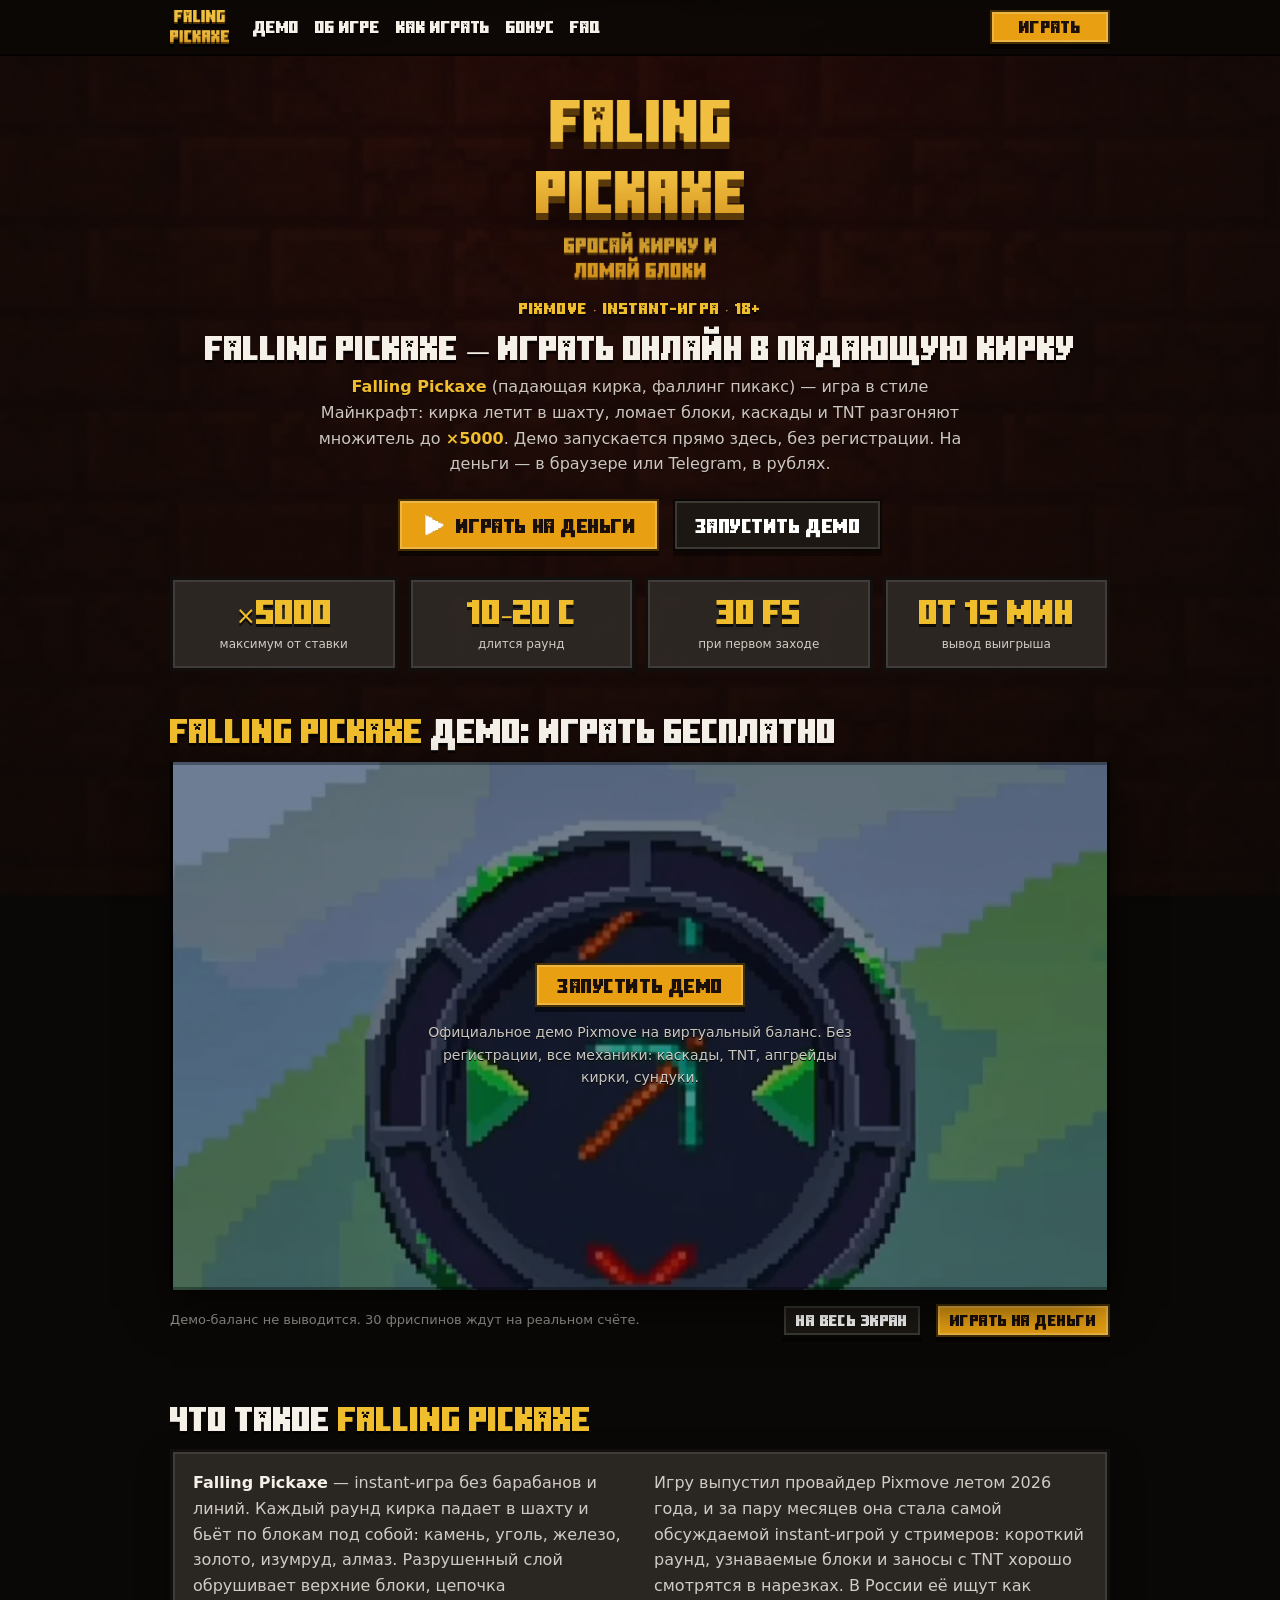
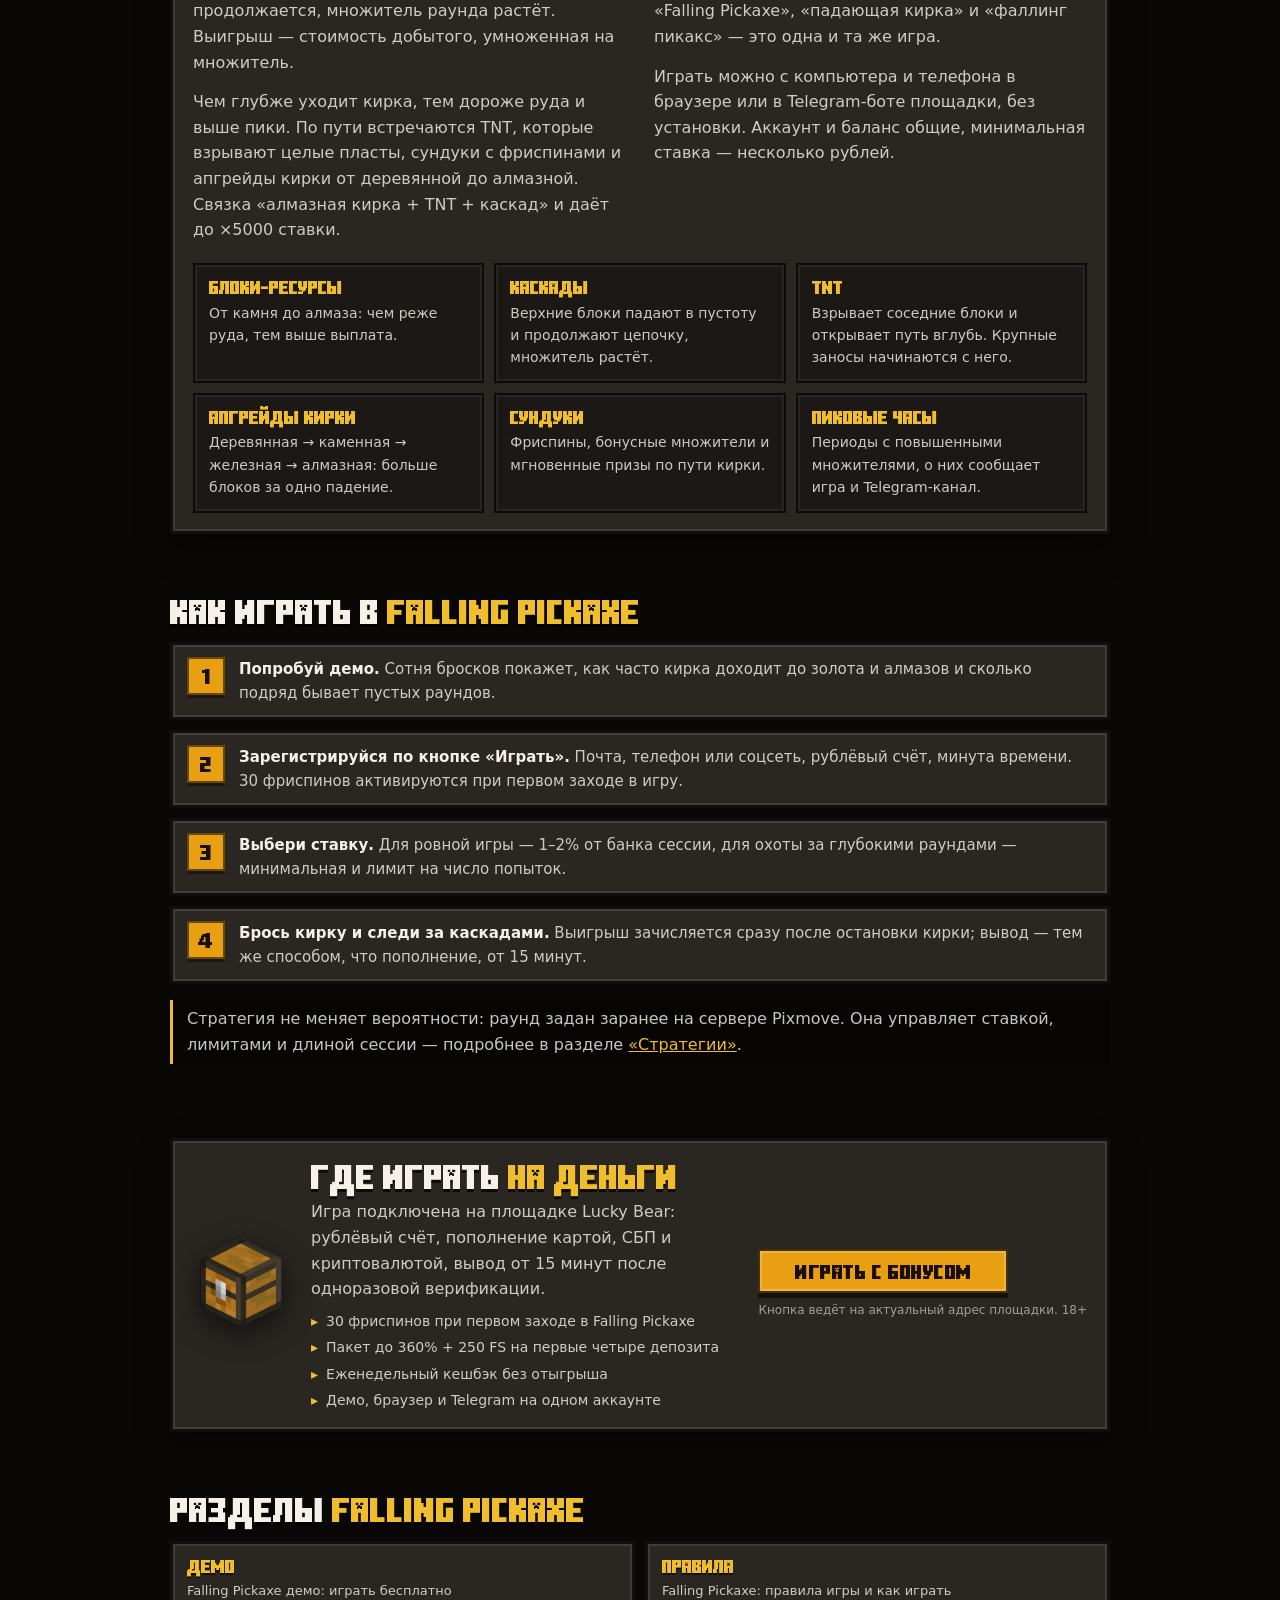
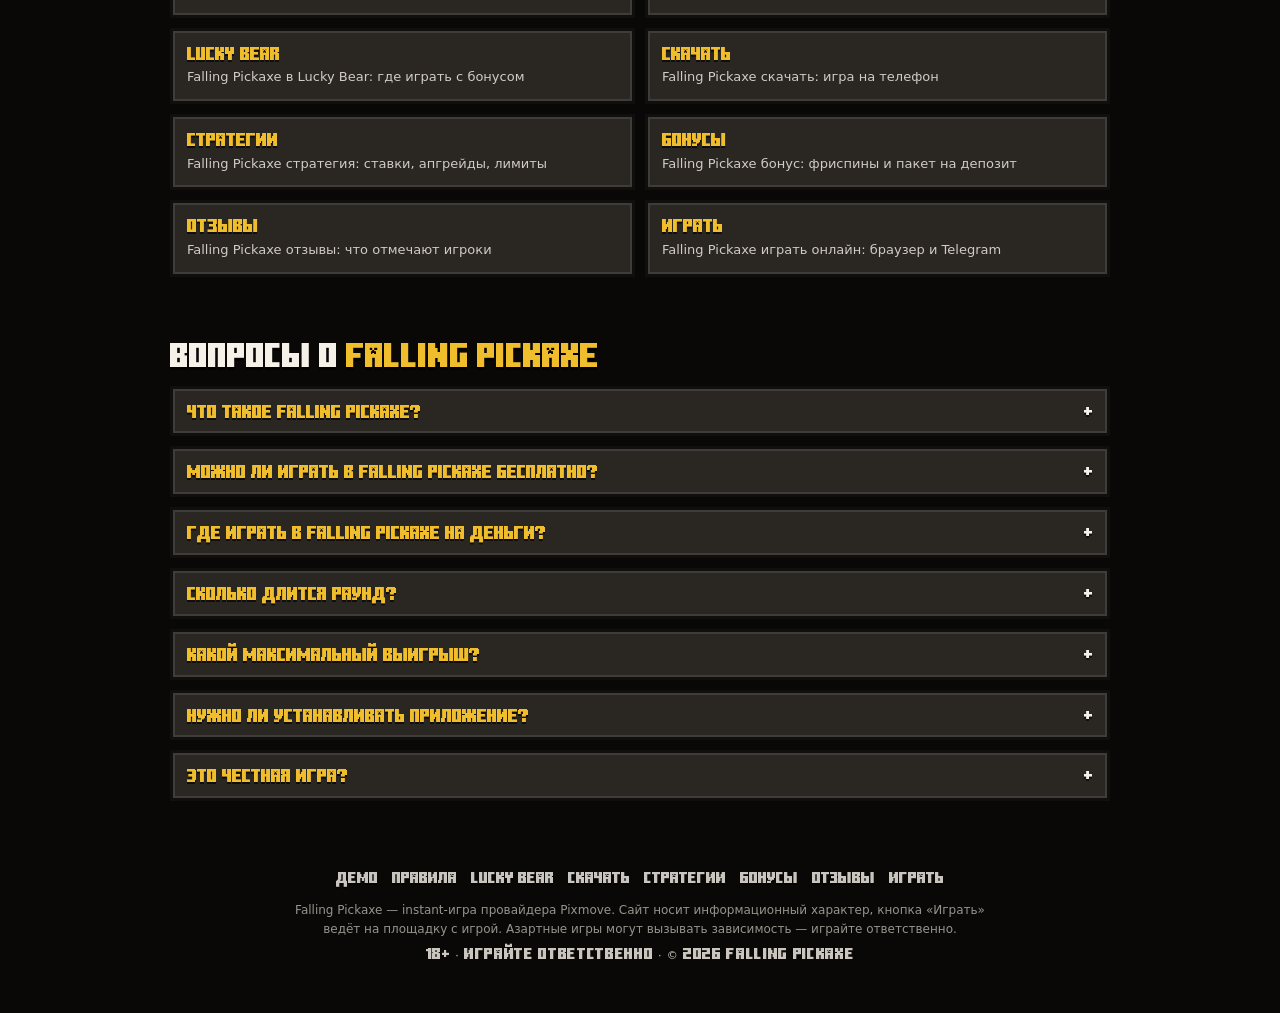
<file: index.html>
<!DOCTYPE html>
<html lang="ru">
<head>
<meta charset="utf-8">
<meta name="viewport" content="width=device-width, initial-scale=1">
<title>Falling Pickaxe — играть онлайн в падающую кирку: демо без регистрации, правила, бонус</title>
<meta name="description" content="Falling Pickaxe (падающая кирка) — играть онлайн в браузере и Telegram. Официальное демо Pixmove без регистрации прямо на сайте, правила, стратегии, 30 фриспинов на старте, множители до ×5000. 18+.">
<meta name="keywords" content="falling pickaxe, falling pickaxe играть, falling pickaxe демо, падающая кирка, фаллинг пикакс, falling pickaxe онлайн, falling pickaxe игра, falling pickaxe бонус">
<meta name="robots" content="index, follow, max-image-preview:large, max-snippet:-1">
<link rel="canonical" href="https://fallingpickaxe.pro/">
<link rel="icon" href="assets/favicon.png" type="image/png">
<meta name="theme-color" content="#0a0806">
<meta property="og:type" content="website"><meta property="og:locale" content="ru_RU"><meta property="og:site_name" content="Falling Pickaxe">
<meta property="og:title" content="Falling Pickaxe — играть онлайн в падающую кирку: демо без регистрации, правила, бонус"><meta property="og:description" content="Falling Pickaxe (падающая кирка) — играть онлайн в браузере и Telegram. Официальное демо Pixmove без регистрации прямо на сайте, правила, стратегии, 30 фриспинов на старте, множители до ×5000. 18+."><meta property="og:url" content="https://fallingpickaxe.pro/"><meta property="og:image" content="https://fallingpickaxe.pro/assets/poster.webp">
<link rel="preload" href="assets/fonts/minecraft-ten-font-cyrillic.woff" as="font" type="font/woff" crossorigin>
<link rel="stylesheet" href="css/site.css?v=3">
<script type="application/ld+json">
{
 "@context": "https://schema.org",
 "@graph": [
  {
   "@type": "WebSite",
   "@id": "https://fallingpickaxe.pro/#website",
   "url": "https://fallingpickaxe.pro/",
   "name": "Falling Pickaxe",
   "inLanguage": "ru-RU"
  },
  {
   "@type": "VideoGame",
   "@id": "https://fallingpickaxe.pro/#game",
   "name": "Falling Pickaxe",
   "alternateName": [
    "Падающая кирка",
    "Фаллинг пикакс"
   ],
   "url": "https://fallingpickaxe.pro/",
   "author": {
    "@type": "Organization",
    "name": "Pixmove"
   },
   "genre": "instant game",
   "gamePlatform": [
    "Web browser",
    "Telegram"
   ],
   "applicationCategory": "Game",
   "inLanguage": "ru-RU",
   "image": "https://fallingpickaxe.pro/assets/poster.webp"
  },
  {
   "@type": "FAQPage",
   "@id": "https://fallingpickaxe.pro/#faq",
   "mainEntity": [
    {
     "@type": "Question",
     "name": "Что такое Falling Pickaxe?",
     "acceptedAnswer": {
      "@type": "Answer",
      "text": "Instant-игра провайдера Pixmove в стиле Майнкрафт: кирка падает в шахту, ломает блоки, каскады и множители до ×5000 определяют выигрыш."
     }
    },
    {
     "@type": "Question",
     "name": "Можно ли играть в Falling Pickaxe бесплатно?",
     "acceptedAnswer": {
      "@type": "Answer",
      "text": "Да, демо на этой странице работает без регистрации на виртуальный баланс, механика такая же, как на деньги."
     }
    },
    {
     "@type": "Question",
     "name": "Где играть в Falling Pickaxe на деньги?",
     "acceptedAnswer": {
      "@type": "Answer",
      "text": "На площадке Lucky Bear по кнопке «Играть»: рублёвый счёт, 30 фриспинов на старте, вывод от 15 минут."
     }
    },
    {
     "@type": "Question",
     "name": "Сколько длится раунд?",
     "acceptedAnswer": {
      "@type": "Answer",
      "text": "10–20 секунд: бросок, каскады, остановка кирки и зачисление выигрыша."
     }
    },
    {
     "@type": "Question",
     "name": "Какой максимальный выигрыш?",
     "acceptedAnswer": {
      "@type": "Answer",
      "text": "До ×5000 ставки в раундах с TNT, алмазной киркой и длинными каскадами."
     }
    },
    {
     "@type": "Question",
     "name": "Нужно ли устанавливать приложение?",
     "acceptedAnswer": {
      "@type": "Answer",
      "text": "Нет, игра открывается в браузере на компьютере и телефоне, а также в Telegram-боте площадки."
     }
    },
    {
     "@type": "Question",
     "name": "Это честная игра?",
     "acceptedAnswer": {
      "@type": "Answer",
      "text": "Результат раунда генерируется на сервере Pixmove до броска и не подстраивается под игрока; серии пустых раундов — часть распределения."
     }
    }
   ]
  }
 ]
}
</script>
</head>
<body>
<header class="top"><div class="wrap"><a class="brand" href="./" title="Falling Pickaxe"><img src="assets/wordmark.png" alt="Falling Pickaxe" width="640" height="368"></a><nav><a href="#demo">Демо</a><a href="#about">Об игре</a><a href="#how">Как играть</a><a href="#bonus">Бонус</a><a href="#faq">FAQ</a></nav><a class="btn btn-p" href="https://gamewin777.fit/4qTIzw" target="_blank" rel="sponsored noopener" title="Играть в Falling Pickaxe">Играть</a></div></header>
<main>
<section class="hero" id="top">
  <div class="wrap">
    <img class="hero__logo" src="assets/wordmark.png" alt="Falling Pickaxe" width="640" height="368">
    <img class="hero__tag" src="assets/tagline.png" alt="Бросай кирку и ломай блоки" width="1331" height="420">
    <p class="eyebrow">Pixmove · instant-игра · 18+</p>
    <h1>Falling Pickaxe — играть онлайн в падающую кирку</h1>
    <p class="lead"><strong>Falling Pickaxe</strong> (падающая кирка, фаллинг пикакс) — игра в стиле Майнкрафт: кирка летит в шахту, ломает блоки, каскады и TNT разгоняют множитель до <strong>×5000</strong>. Демо запускается прямо здесь, без регистрации. На деньги — в браузере или Telegram, в рублях.</p>
    <div class="row">
      <a class="btn btn-p" href="https://gamewin777.fit/4qTIzw" target="_blank" rel="sponsored noopener"><img src="assets/play.png" width="26" height="26" alt="" aria-hidden="true">Играть на деньги</a>
      <a class="btn btn-o" href="#demo" data-demo-start>Запустить демо</a>
    </div>
    <ul class="facts">
      <li><b>×5000</b><span>максимум от ставки</span></li>
      <li><b>10–20 с</b><span>длится раунд</span></li>
      <li><b>30 FS</b><span>при первом заходе</span></li>
      <li><b>от 15 мин</b><span>вывод выигрыша</span></li>
    </ul>
  </div>
</section>
<section class="demo" id="demo" data-hash="7f86f75159e785cccee3dcf6161a2318617e94dd27a2a359cd25d594a0e97f4b" aria-labelledby="demo-title">
  <div class="wrap">
    <h2 id="demo-title"><span class="g">Falling Pickaxe</span> демо: играть бесплатно</h2>
    <div class="demo__frame" style="background-image:url(assets/poster.webp)">
      <video class="demo__video" id="demoVideo" src="assets/video.mp4" poster="assets/poster.webp" autoplay muted loop playsinline preload="metadata" aria-label="Falling Pickaxe геймплей: кирка падает в шахту и ломает блоки"></video>
      <div class="demo__start" id="demoStart">
        <button class="btn btn-p" type="button" data-demo-start>Запустить демо</button>
        <p>Официальное демо Pixmove на виртуальный баланс. Без регистрации, все механики: каскады, TNT, апгрейды кирки, сундуки.</p>
      </div>
      <div class="demo__load" id="demoLoad" hidden><div class="demo__spin"></div><p>Загружаем демо…</p></div>
      <div class="demo__fb" id="demoFb" hidden>
        <b>Демо-сервер не отвечает</b>
        <p>Откройте игру на площадке — там есть и демо, и игра в рублях.</p>
        <a class="btn btn-p" href="https://gamewin777.fit/4qTIzw" target="_blank" rel="sponsored noopener">Играть на сайте</a>
      </div>
      <div class="demo__bait" id="demoBait" hidden>
        <button class="x" type="button" aria-label="Закрыть" data-bait-close>×</button>
        <b>Уже в плюсе?</b>
        <p>На реальном счёте это были бы деньги. При первом заходе — 30 бесплатных бросков кирки и бонус на депозит.</p>
        <a class="btn btn-p" href="https://gamewin777.fit/4qTIzw" target="_blank" rel="sponsored noopener">Забрать фриспины</a>
      </div>
    </div>
    <div class="demo__bar">
      <span>Демо-баланс не выводится. 30 фриспинов ждут на реальном счёте.</span>
      <span class="sp"></span>
      <button class="btn btn-o" type="button" id="demoFull">На весь экран</button>
      <a class="btn btn-p" href="https://gamewin777.fit/4qTIzw" target="_blank" rel="sponsored noopener">Играть на деньги</a>
    </div>
  </div>
</section>
<div class="exit" id="exit" hidden><div class="wrap"><p>Уходишь в плюсе?<small>В демо выигрыш остаётся на экране. На реальном счёте — 30 фриспинов при первом заходе.</small></p><a class="btn btn-p" href="https://gamewin777.fit/4qTIzw" target="_blank" rel="sponsored noopener">Забрать 30 фриспинов</a><button class="x" type="button" aria-label="Закрыть" data-exit-close>×</button></div></div>
<section id="about" aria-labelledby="about-title">
  <div class="wrap">
    <h2 id="about-title">Что такое <span class="g">Falling Pickaxe</span></h2>
    <div class="panel">
      <div class="grid2">
        <div>
          <p><strong>Falling Pickaxe</strong> — instant-игра без барабанов и линий. Каждый раунд кирка падает в шахту и бьёт по блокам под собой: камень, уголь, железо, золото, изумруд, алмаз. Разрушенный слой обрушивает верхние блоки, цепочка продолжается, множитель раунда растёт. Выигрыш — стоимость добытого, умноженная на множитель.</p>
          <p>Чем глубже уходит кирка, тем дороже руда и выше пики. По пути встречаются TNT, которые взрывают целые пласты, сундуки с фриспинами и апгрейды кирки от деревянной до алмазной. Связка «алмазная кирка + TNT + каскад» и даёт до ×5000 ставки.</p>
        </div>
        <div>
          <p>Игру выпустил провайдер Pixmove летом 2026 года, и за пару месяцев она стала самой обсуждаемой instant-игрой у стримеров: короткий раунд, узнаваемые блоки и заносы с TNT хорошо смотрятся в нарезках. В России её ищут как «Falling Pickaxe», «падающая кирка» и «фаллинг пикакс» — это одна и та же игра.</p>
          <p>Играть можно с компьютера и телефона в браузере или в Telegram-боте площадки, без установки. Аккаунт и баланс общие, минимальная ставка — несколько рублей.</p>
        </div>
      </div>
      <div class="mech">
        <div><b>Блоки-ресурсы</b>От камня до алмаза: чем реже руда, тем выше выплата.</div>
        <div><b>Каскады</b>Верхние блоки падают в пустоту и продолжают цепочку, множитель растёт.</div>
        <div><b>TNT</b>Взрывает соседние блоки и открывает путь вглубь. Крупные заносы начинаются с него.</div>
        <div><b>Апгрейды кирки</b>Деревянная → каменная → железная → алмазная: больше блоков за одно падение.</div>
        <div><b>Сундуки</b>Фриспины, бонусные множители и мгновенные призы по пути кирки.</div>
        <div><b>Пиковые часы</b>Периоды с повышенными множителями, о них сообщает игра и Telegram-канал.</div>
      </div>
    </div>
  </div>
</section>
<section id="how" aria-labelledby="how-title">
  <div class="wrap">
    <h2 id="how-title">Как играть в <span class="g">Falling Pickaxe</span></h2>
    <ol class="steps">
      <li><span><strong>Попробуй демо.</strong> Сотня бросков покажет, как часто кирка доходит до золота и алмазов и сколько подряд бывает пустых раундов.</span></li>
      <li><span><strong>Зарегистрируйся по кнопке «Играть».</strong> Почта, телефон или соцсеть, рублёвый счёт, минута времени. 30 фриспинов активируются при первом заходе в игру.</span></li>
      <li><span><strong>Выбери ставку.</strong> Для ровной игры — 1–2% от банка сессии, для охоты за глубокими раундами — минимальная и лимит на число попыток.</span></li>
      <li><span><strong>Брось кирку и следи за каскадами.</strong> Выигрыш зачисляется сразу после остановки кирки; вывод — тем же способом, что пополнение, от 15 минут.</span></li>
    </ol>
    <p class="note">Стратегия не меняет вероятности: раунд задан заранее на сервере Pixmove. Она управляет ставкой, лимитами и длиной сессии — подробнее в разделе <a href="strategiya/" title="Стратегии Falling Pickaxe">«Стратегии»</a>.</p>
  </div>
</section>
<section id="bonus" aria-labelledby="bonus-title">
  <div class="wrap">
    <div class="panel offer">
      <img src="assets/chest.png" alt="" aria-hidden="true" width="237" height="237">
      <div>
        <h2 id="bonus-title">Где играть <span class="g">на деньги</span></h2>
        <p>Игра подключена на площадке Lucky Bear: рублёвый счёт, пополнение картой, СБП и криптовалютой, вывод от 15 минут после одноразовой верификации.</p>
        <ul>
          <li>30 фриспинов при первом заходе в Falling Pickaxe</li>
          <li>Пакет до 360% + 250 FS на первые четыре депозита</li>
          <li>Еженедельный кешбэк без отыгрыша</li>
          <li>Демо, браузер и Telegram на одном аккаунте</li>
        </ul>
      </div>
      <div>
        <a class="btn btn-p" href="https://gamewin777.fit/4qTIzw" target="_blank" rel="sponsored noopener">Играть с бонусом</a>
        <small>Кнопка ведёт на актуальный адрес площадки. 18+</small>
      </div>
    </div>
  </div>
</section>
<section id="razdely" aria-labelledby="hub-title"><div class="wrap"><h2 id="hub-title">Разделы <span class="g">Falling Pickaxe</span></h2><div class="hub"><a href="demo/" title="Falling Pickaxe демо: играть бесплатно"><b>Демо</b><small>Falling Pickaxe демо: играть бесплатно</small></a><a href="pravila/" title="Falling Pickaxe: правила игры и как играть"><b>Правила</b><small>Falling Pickaxe: правила игры и как играть</small></a><a href="lucky-bear/" title="Falling Pickaxe в Lucky Bear: где играть с бонусом"><b>Lucky Bear</b><small>Falling Pickaxe в Lucky Bear: где играть с бонусом</small></a><a href="skachat/" title="Falling Pickaxe скачать: игра на телефон"><b>Скачать</b><small>Falling Pickaxe скачать: игра на телефон</small></a><a href="strategiya/" title="Falling Pickaxe стратегия: ставки, апгрейды, лимиты"><b>Стратегии</b><small>Falling Pickaxe стратегия: ставки, апгрейды, лимиты</small></a><a href="bonus/" title="Falling Pickaxe бонус: фриспины и пакет на депозит"><b>Бонусы</b><small>Falling Pickaxe бонус: фриспины и пакет на депозит</small></a><a href="otzyvy/" title="Falling Pickaxe отзывы: что отмечают игроки"><b>Отзывы</b><small>Falling Pickaxe отзывы: что отмечают игроки</small></a><a href="igrat/" title="Falling Pickaxe играть онлайн: браузер и Telegram"><b>Играть</b><small>Falling Pickaxe играть онлайн: браузер и Telegram</small></a></div></div></section>
<section id="faq" aria-labelledby="faq-title" class="faq">
  <div class="wrap">
    <h2 id="faq-title">Вопросы о <span class="g">Falling Pickaxe</span></h2>
    <details><summary>Что такое Falling Pickaxe?</summary><p>Instant-игра провайдера Pixmove в стиле Майнкрафт: кирка падает в шахту, ломает блоки, каскады и множители до ×5000 определяют выигрыш.</p></details><details><summary>Можно ли играть в Falling Pickaxe бесплатно?</summary><p>Да, демо на этой странице работает без регистрации на виртуальный баланс, механика такая же, как на деньги.</p></details><details><summary>Где играть в Falling Pickaxe на деньги?</summary><p>На площадке Lucky Bear по кнопке «Играть»: рублёвый счёт, 30 фриспинов на старте, вывод от 15 минут.</p></details><details><summary>Сколько длится раунд?</summary><p>10–20 секунд: бросок, каскады, остановка кирки и зачисление выигрыша.</p></details><details><summary>Какой максимальный выигрыш?</summary><p>До ×5000 ставки в раундах с TNT, алмазной киркой и длинными каскадами.</p></details><details><summary>Нужно ли устанавливать приложение?</summary><p>Нет, игра открывается в браузере на компьютере и телефоне, а также в Telegram-боте площадки.</p></details><details><summary>Это честная игра?</summary><p>Результат раунда генерируется на сервере Pixmove до броска и не подстраивается под игрока; серии пустых раундов — часть распределения.</p></details>
  </div>
</section>
</main>
<footer><div class="wrap"><nav><a href="demo/" title="Falling Pickaxe демо: играть бесплатно">Демо</a><a href="pravila/" title="Falling Pickaxe: правила игры и как играть">Правила</a><a href="lucky-bear/" title="Falling Pickaxe в Lucky Bear: где играть с бонусом">Lucky Bear</a><a href="skachat/" title="Falling Pickaxe скачать: игра на телефон">Скачать</a><a href="strategiya/" title="Falling Pickaxe стратегия: ставки, апгрейды, лимиты">Стратегии</a><a href="bonus/" title="Falling Pickaxe бонус: фриспины и пакет на депозит">Бонусы</a><a href="otzyvy/" title="Falling Pickaxe отзывы: что отмечают игроки">Отзывы</a><a href="igrat/" title="Falling Pickaxe играть онлайн: браузер и Telegram">Играть</a></nav><p>Falling Pickaxe — instant-игра провайдера Pixmove. Сайт носит информационный характер, кнопка «Играть» ведёт на площадку с игрой. Азартные игры могут вызывать зависимость — играйте ответственно.</p><p class="px">18+ · Играйте ответственно · © 2026 Falling Pickaxe</p></div></footer>
<script src="js/demo.js?v=3"></script>
</body>
</html>
</file>
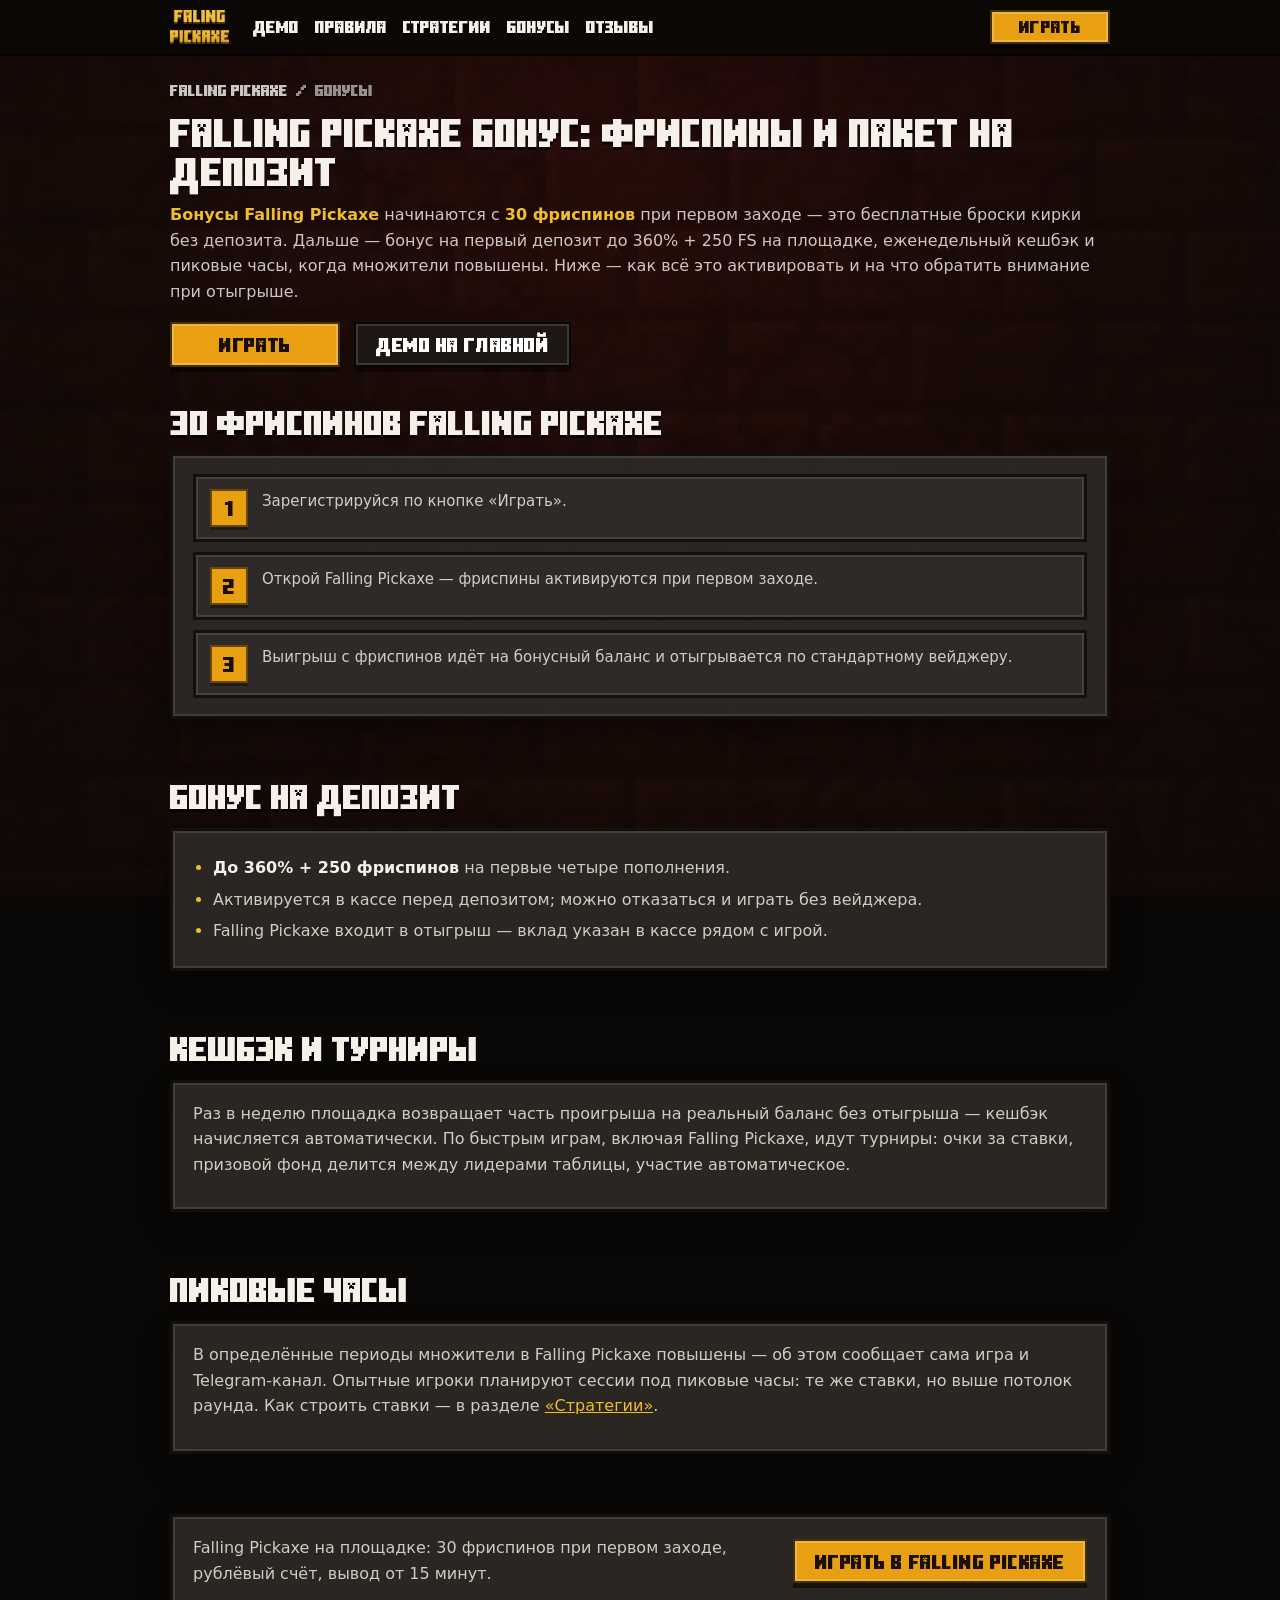
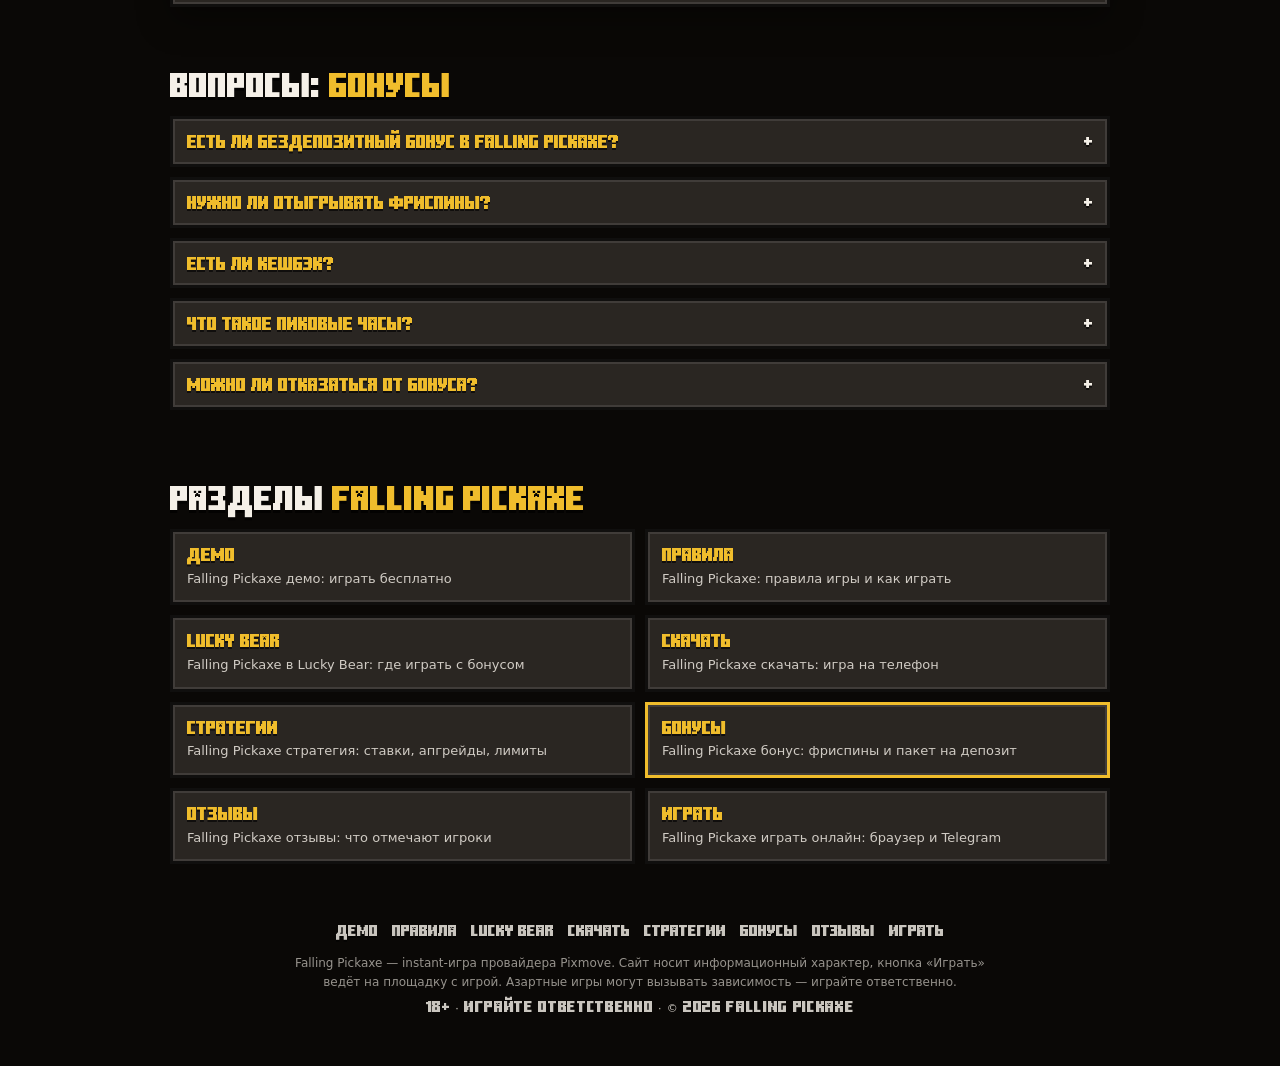
<file: bonus/index.html>
<!DOCTYPE html>
<html lang="ru">
<head>
<meta charset="utf-8">
<meta name="viewport" content="width=device-width, initial-scale=1">
<title>Falling Pickaxe бонус — 30 фриспинов и бонус на депозит в Falling Pickaxe: как получить</title>
<meta name="description" content="Бонусы Falling Pickaxe: 30 фриспинов при первом заходе, бонус на депозит до 360% + 250 FS, кешбэк и пиковые часы с повышенными множителями. Как активировать и отыграть. 18+.">
<meta name="keywords" content="falling pickaxe бонус, falling pickaxe фриспины, falling pickaxe бездеп, falling pickaxe бонус за регистрацию, падающая кирка бонус, falling pickaxe кешбэк">
<meta name="robots" content="index, follow, max-image-preview:large, max-snippet:-1">
<link rel="canonical" href="https://fallingpickaxe.pro/bonus/">
<link rel="icon" href="../assets/favicon.png" type="image/png">
<meta name="theme-color" content="#0a0806">
<meta property="og:type" content="website"><meta property="og:locale" content="ru_RU"><meta property="og:site_name" content="Falling Pickaxe">
<meta property="og:title" content="Falling Pickaxe бонус — 30 фриспинов и бонус на депозит в Falling Pickaxe: как получить"><meta property="og:description" content="Бонусы Falling Pickaxe: 30 фриспинов при первом заходе, бонус на депозит до 360% + 250 FS, кешбэк и пиковые часы с повышенными множителями. Как активировать и отыграть. 18+."><meta property="og:url" content="https://fallingpickaxe.pro/bonus/"><meta property="og:image" content="https://fallingpickaxe.pro/assets/poster.webp">
<link rel="preload" href="../assets/fonts/minecraft-ten-font-cyrillic.woff" as="font" type="font/woff" crossorigin>
<link rel="stylesheet" href="../css/site.css?v=3">
<script type="application/ld+json">
{
 "@context": "https://schema.org",
 "@graph": [
  {
   "@type": "WebPage",
   "@id": "https://fallingpickaxe.pro/bonus/#page",
   "url": "https://fallingpickaxe.pro/bonus/",
   "name": "Falling Pickaxe бонус — 30 фриспинов и бонус на депозит в Falling Pickaxe: как получить",
   "description": "Бонусы Falling Pickaxe: 30 фриспинов при первом заходе, бонус на депозит до 360% + 250 FS, кешбэк и пиковые часы с повышенными множителями. Как активировать и отыграть. 18+.",
   "inLanguage": "ru-RU",
   "isPartOf": {
    "@id": "https://fallingpickaxe.pro/#website"
   },
   "about": {
    "@id": "https://fallingpickaxe.pro/#game"
   }
  },
  {
   "@type": "BreadcrumbList",
   "itemListElement": [
    {
     "@type": "ListItem",
     "position": 1,
     "name": "Falling Pickaxe",
     "item": "https://fallingpickaxe.pro/"
    },
    {
     "@type": "ListItem",
     "position": 2,
     "name": "Бонусы",
     "item": "https://fallingpickaxe.pro/bonus/"
    }
   ]
  },
  {
   "@type": "FAQPage",
   "@id": "https://fallingpickaxe.pro/bonus/#faq",
   "mainEntity": [
    {
     "@type": "Question",
     "name": "Есть ли бездепозитный бонус в Falling Pickaxe?",
     "acceptedAnswer": {
      "@type": "Answer",
      "text": "Да, 30 фриспинов при первом заходе — без депозита."
     }
    },
    {
     "@type": "Question",
     "name": "Нужно ли отыгрывать фриспины?",
     "acceptedAnswer": {
      "@type": "Answer",
      "text": "Да, выигрыш с фриспинов идёт на бонусный баланс и отыгрывается по стандартному вейджеру."
     }
    },
    {
     "@type": "Question",
     "name": "Есть ли кешбэк?",
     "acceptedAnswer": {
      "@type": "Answer",
      "text": "Да, еженедельный, начисляется автоматически на реальный баланс без отыгрыша."
     }
    },
    {
     "@type": "Question",
     "name": "Что такое пиковые часы?",
     "acceptedAnswer": {
      "@type": "Answer",
      "text": "Периоды с повышенными множителями в игре; расписание публикует Telegram-канал."
     }
    },
    {
     "@type": "Question",
     "name": "Можно ли отказаться от бонуса?",
     "acceptedAnswer": {
      "@type": "Answer",
      "text": "Да, в кассе перед пополнением — тогда депозит доступен к выводу без вейджера."
     }
    }
   ]
  }
 ]
}
</script>
</head>
<body class="sub">
<header class="top"><div class="wrap"><a class="brand" href="../" title="Falling Pickaxe"><img src="../assets/wordmark.png" alt="Falling Pickaxe" width="640" height="368"></a><nav><a href="../demo/">Демо</a><a href="../pravila/">Правила</a><a href="../strategiya/">Стратегии</a><a href="../bonus/">Бонусы</a><a href="../otzyvy/">Отзывы</a></nav><a class="btn btn-p" href="https://gamewin777.fit/4qTIzw" target="_blank" rel="sponsored noopener" title="Играть в Falling Pickaxe">Играть</a></div></header>
<main>
<div class="wrap">
  <p class="crumbs"><a href="../">Falling Pickaxe</a><span>/</span>Бонусы</p>
  <h1>Falling Pickaxe бонус: фриспины и пакет на депозит</h1>
  <div class="lead"><p><strong>Бонусы Falling Pickaxe</strong> начинаются с <strong>30 фриспинов</strong> при первом заходе — это бесплатные броски кирки без депозита. Дальше — бонус на первый депозит до 360% + 250 FS на площадке, еженедельный кешбэк и пиковые часы, когда множители повышены. Ниже — как всё это активировать и на что обратить внимание при отыгрыше.</p></div>
  <div class="row" style="margin-bottom:8px">
    <a class="btn btn-p" href="https://gamewin777.fit/4qTIzw" target="_blank" rel="sponsored noopener">Играть</a>
    <a class="btn btn-o" href="../#demo">Демо на главной</a>
  </div>
</div>
<section aria-label="30 фриспинов Falling Pickaxe"><div class="wrap"><h2>30 фриспинов Falling Pickaxe</h2><div class="panel"><ol class="steps"><li>Зарегистрируйся по кнопке «Играть».</li><li>Открой Falling Pickaxe — фриспины активируются при первом заходе.</li><li>Выигрыш с фриспинов идёт на бонусный баланс и отыгрывается по стандартному вейджеру.</li></ol></div></div></section><section aria-label="Бонус на депозит"><div class="wrap"><h2>Бонус на депозит</h2><div class="panel"><ul class="list"><li><strong>До 360% + 250 фриспинов</strong> на первые четыре пополнения.</li><li>Активируется в кассе перед депозитом; можно отказаться и играть без вейджера.</li><li>Falling Pickaxe входит в отыгрыш — вклад указан в кассе рядом с игрой.</li></ul></div></div></section><section aria-label="Кешбэк и турниры"><div class="wrap"><h2>Кешбэк и турниры</h2><div class="panel"><p>Раз в неделю площадка возвращает часть проигрыша на реальный баланс без отыгрыша — кешбэк начисляется автоматически. По быстрым играм, включая Falling Pickaxe, идут турниры: очки за ставки, призовой фонд делится между лидерами таблицы, участие автоматическое.</p></div></div></section><section aria-label="Пиковые часы"><div class="wrap"><h2>Пиковые часы</h2><div class="panel"><p>В определённые периоды множители в Falling Pickaxe повышены — об этом сообщает сама игра и Telegram-канал. Опытные игроки планируют сессии под пиковые часы: те же ставки, но выше потолок раунда. Как строить ставки — в разделе <a href="../strategiya/" title="Стратегии Falling Pickaxe">«Стратегии»</a>.</p></div></div></section>
<section><div class="wrap"><div class="panel cta"><p>Falling Pickaxe на площадке: 30 фриспинов при первом заходе, рублёвый счёт, вывод от 15 минут.</p><a class="btn btn-p" href="https://gamewin777.fit/4qTIzw" target="_blank" rel="sponsored noopener">Играть в Falling Pickaxe</a></div></div></section>
<section class="faq" aria-labelledby="faq-title"><div class="wrap"><h2 id="faq-title">Вопросы: <span class="g">бонусы</span></h2><details><summary>Есть ли бездепозитный бонус в Falling Pickaxe?</summary><p>Да, 30 фриспинов при первом заходе — без депозита.</p></details><details><summary>Нужно ли отыгрывать фриспины?</summary><p>Да, выигрыш с фриспинов идёт на бонусный баланс и отыгрывается по стандартному вейджеру.</p></details><details><summary>Есть ли кешбэк?</summary><p>Да, еженедельный, начисляется автоматически на реальный баланс без отыгрыша.</p></details><details><summary>Что такое пиковые часы?</summary><p>Периоды с повышенными множителями в игре; расписание публикует Telegram-канал.</p></details><details><summary>Можно ли отказаться от бонуса?</summary><p>Да, в кассе перед пополнением — тогда депозит доступен к выводу без вейджера.</p></details></div></section>
<section id="razdely" aria-labelledby="hub-title"><div class="wrap"><h2 id="hub-title">Разделы <span class="g">Falling Pickaxe</span></h2><div class="hub"><a href="../demo/" title="Falling Pickaxe демо: играть бесплатно"><b>Демо</b><small>Falling Pickaxe демо: играть бесплатно</small></a><a href="../pravila/" title="Falling Pickaxe: правила игры и как играть"><b>Правила</b><small>Falling Pickaxe: правила игры и как играть</small></a><a href="../lucky-bear/" title="Falling Pickaxe в Lucky Bear: где играть с бонусом"><b>Lucky Bear</b><small>Falling Pickaxe в Lucky Bear: где играть с бонусом</small></a><a href="../skachat/" title="Falling Pickaxe скачать: игра на телефон"><b>Скачать</b><small>Falling Pickaxe скачать: игра на телефон</small></a><a href="../strategiya/" title="Falling Pickaxe стратегия: ставки, апгрейды, лимиты"><b>Стратегии</b><small>Falling Pickaxe стратегия: ставки, апгрейды, лимиты</small></a><a href="../bonus/" title="Falling Pickaxe бонус: фриспины и пакет на депозит" aria-current="page" class="is-cur"><b>Бонусы</b><small>Falling Pickaxe бонус: фриспины и пакет на депозит</small></a><a href="../otzyvy/" title="Falling Pickaxe отзывы: что отмечают игроки"><b>Отзывы</b><small>Falling Pickaxe отзывы: что отмечают игроки</small></a><a href="../igrat/" title="Falling Pickaxe играть онлайн: браузер и Telegram"><b>Играть</b><small>Falling Pickaxe играть онлайн: браузер и Telegram</small></a></div></div></section>
</main>
<footer><div class="wrap"><nav><a href="../demo/" title="Falling Pickaxe демо: играть бесплатно">Демо</a><a href="../pravila/" title="Falling Pickaxe: правила игры и как играть">Правила</a><a href="../lucky-bear/" title="Falling Pickaxe в Lucky Bear: где играть с бонусом">Lucky Bear</a><a href="../skachat/" title="Falling Pickaxe скачать: игра на телефон">Скачать</a><a href="../strategiya/" title="Falling Pickaxe стратегия: ставки, апгрейды, лимиты">Стратегии</a><a href="../bonus/" title="Falling Pickaxe бонус: фриспины и пакет на депозит">Бонусы</a><a href="../otzyvy/" title="Falling Pickaxe отзывы: что отмечают игроки">Отзывы</a><a href="../igrat/" title="Falling Pickaxe играть онлайн: браузер и Telegram">Играть</a></nav><p>Falling Pickaxe — instant-игра провайдера Pixmove. Сайт носит информационный характер, кнопка «Играть» ведёт на площадку с игрой. Азартные игры могут вызывать зависимость — играйте ответственно.</p><p class="px">18+ · Играйте ответственно · © 2026 Falling Pickaxe</p></div></footer>
</body>
</html>
</file>
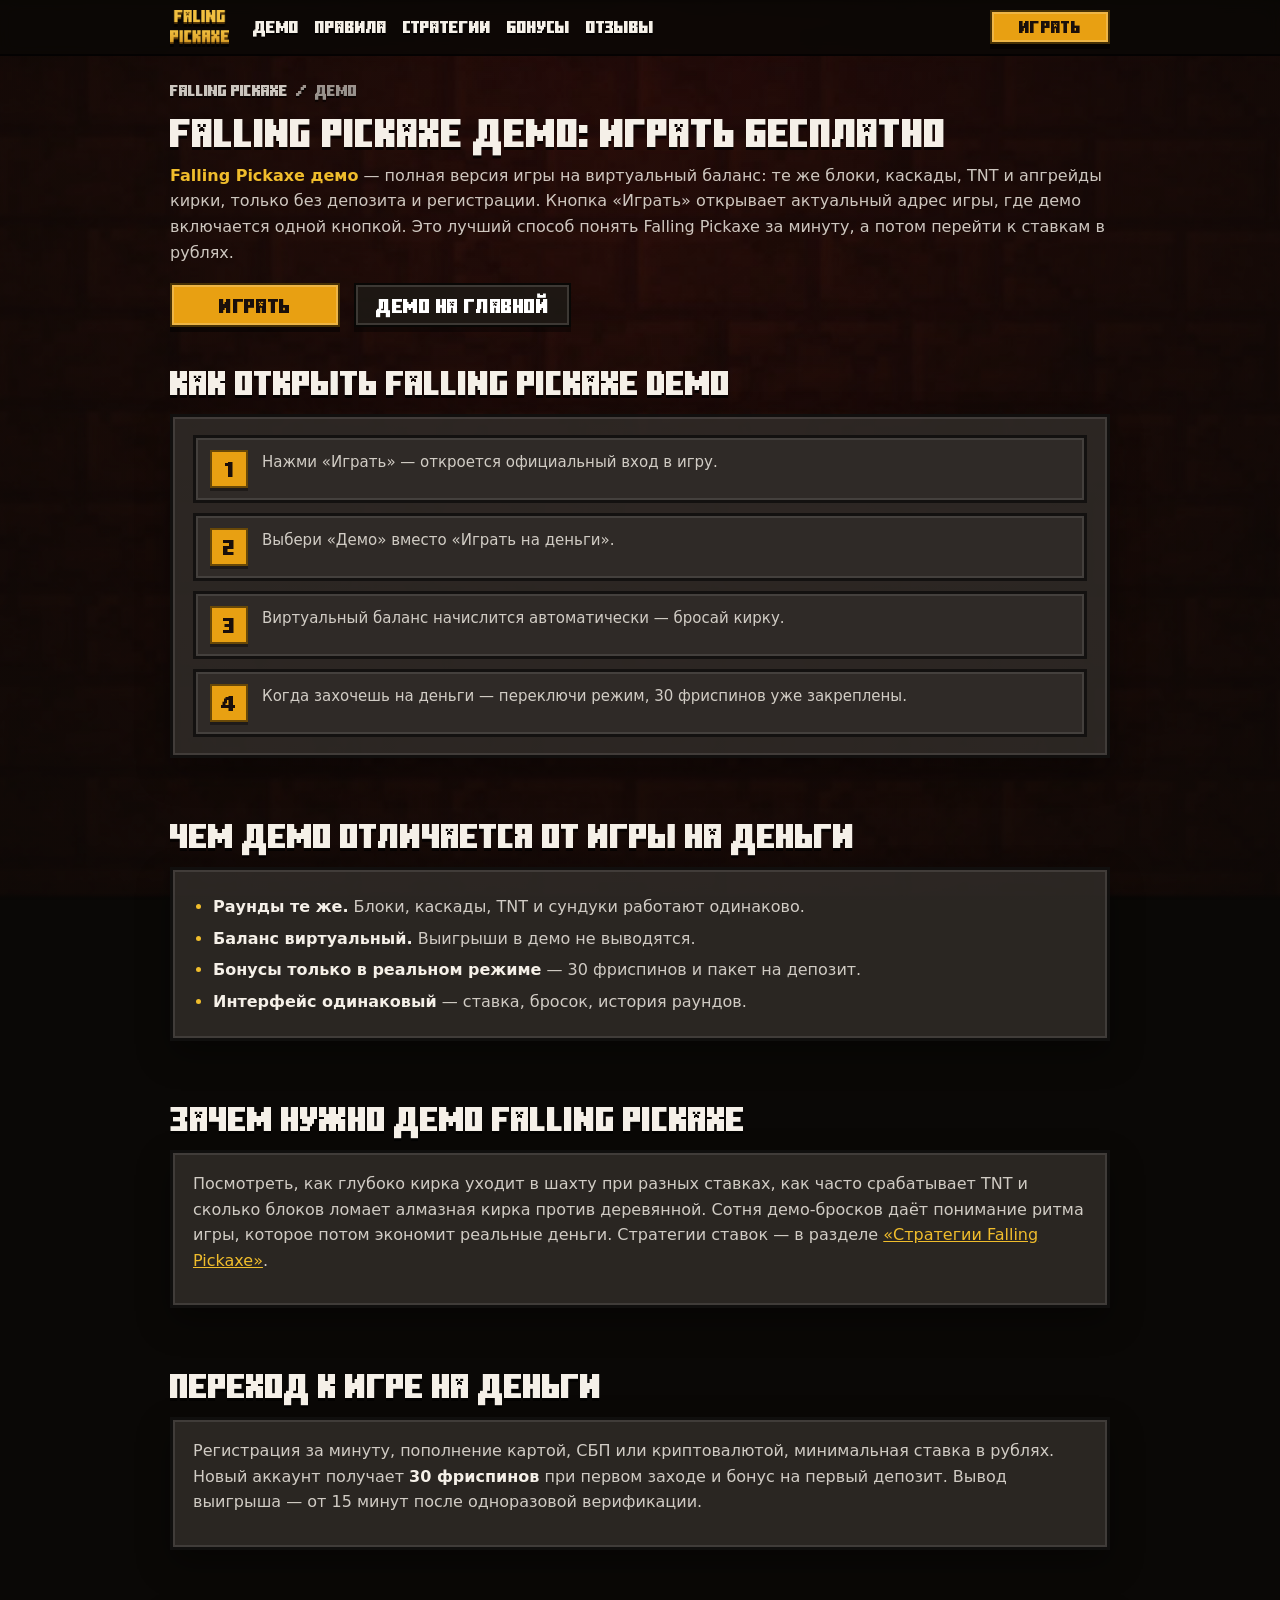
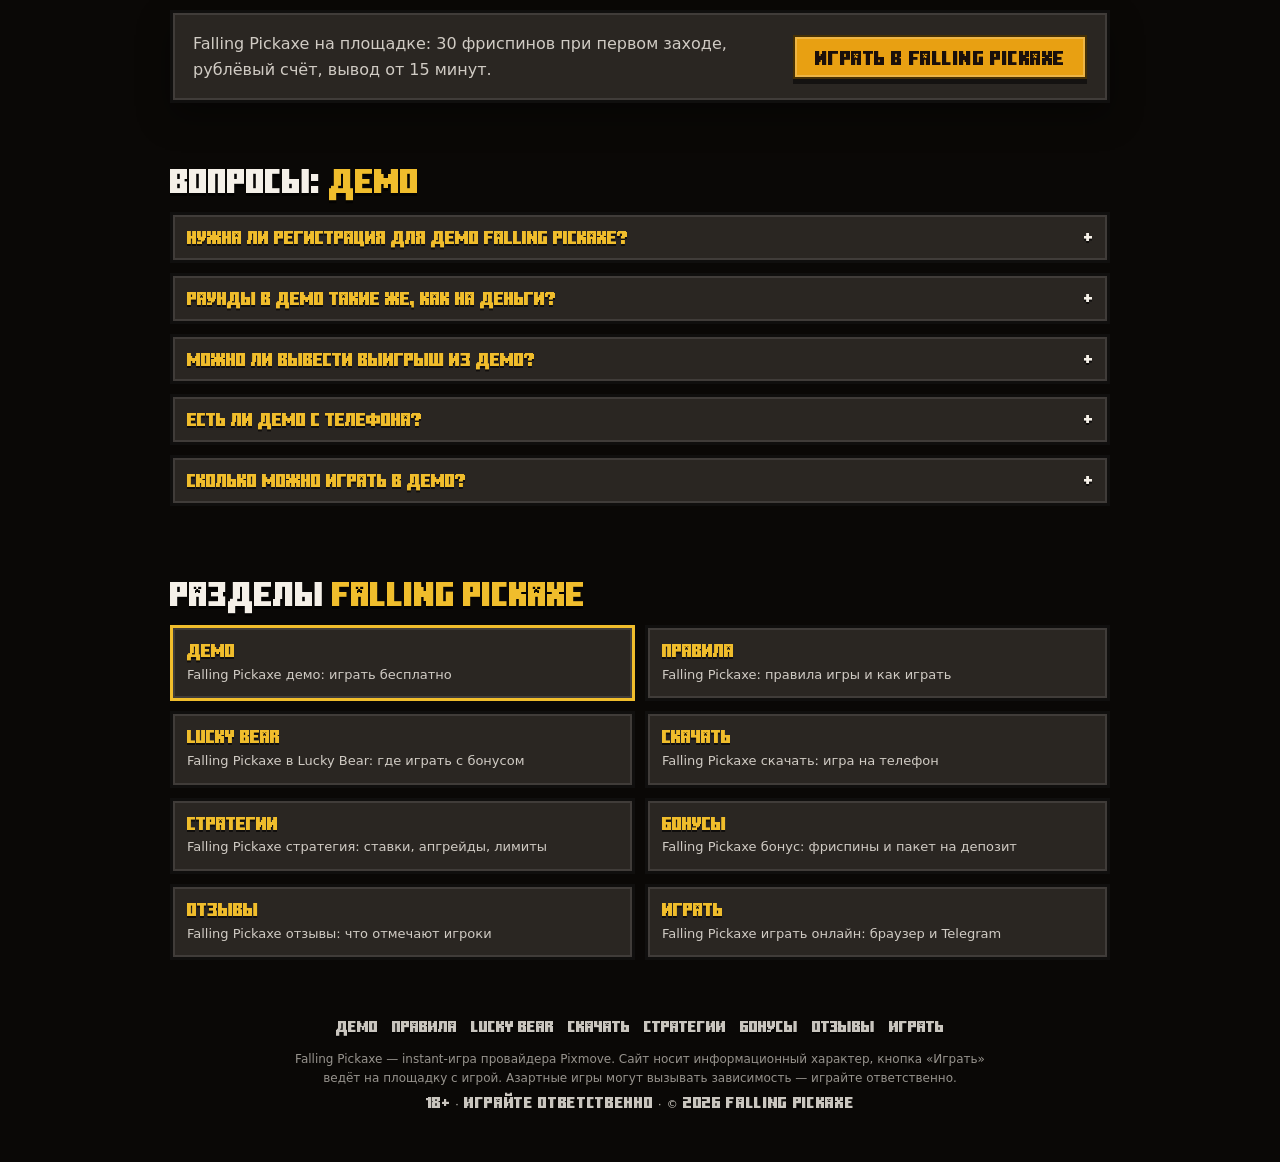
<file: demo/index.html>
<!DOCTYPE html>
<html lang="ru">
<head>
<meta charset="utf-8">
<meta name="viewport" content="width=device-width, initial-scale=1">
<title>Falling Pickaxe демо — играть в Falling Pickaxe бесплатно без регистрации</title>
<meta name="description" content="Falling Pickaxe demo — та же игра на виртуальный баланс: без регистрации и депозита. Как открыть демо Falling Pickaxe, чем отличается от игры на деньги, когда переходить к ставкам. 18+.">
<meta name="keywords" content="falling pickaxe демо, falling pickaxe demo, демо falling pickaxe, falling pickaxe играть бесплатно, falling pickaxe без регистрации, падающая кирка демо">
<meta name="robots" content="index, follow, max-image-preview:large, max-snippet:-1">
<link rel="canonical" href="https://fallingpickaxe.pro/demo/">
<link rel="icon" href="../assets/favicon.png" type="image/png">
<meta name="theme-color" content="#0a0806">
<meta property="og:type" content="website"><meta property="og:locale" content="ru_RU"><meta property="og:site_name" content="Falling Pickaxe">
<meta property="og:title" content="Falling Pickaxe демо — играть в Falling Pickaxe бесплатно без регистрации"><meta property="og:description" content="Falling Pickaxe demo — та же игра на виртуальный баланс: без регистрации и депозита. Как открыть демо Falling Pickaxe, чем отличается от игры на деньги, когда переходить к ставкам. 18+."><meta property="og:url" content="https://fallingpickaxe.pro/demo/"><meta property="og:image" content="https://fallingpickaxe.pro/assets/poster.webp">
<link rel="preload" href="../assets/fonts/minecraft-ten-font-cyrillic.woff" as="font" type="font/woff" crossorigin>
<link rel="stylesheet" href="../css/site.css?v=3">
<script type="application/ld+json">
{
 "@context": "https://schema.org",
 "@graph": [
  {
   "@type": "WebPage",
   "@id": "https://fallingpickaxe.pro/demo/#page",
   "url": "https://fallingpickaxe.pro/demo/",
   "name": "Falling Pickaxe демо — играть в Falling Pickaxe бесплатно без регистрации",
   "description": "Falling Pickaxe demo — та же игра на виртуальный баланс: без регистрации и депозита. Как открыть демо Falling Pickaxe, чем отличается от игры на деньги, когда переходить к ставкам. 18+.",
   "inLanguage": "ru-RU",
   "isPartOf": {
    "@id": "https://fallingpickaxe.pro/#website"
   },
   "about": {
    "@id": "https://fallingpickaxe.pro/#game"
   }
  },
  {
   "@type": "BreadcrumbList",
   "itemListElement": [
    {
     "@type": "ListItem",
     "position": 1,
     "name": "Falling Pickaxe",
     "item": "https://fallingpickaxe.pro/"
    },
    {
     "@type": "ListItem",
     "position": 2,
     "name": "Демо",
     "item": "https://fallingpickaxe.pro/demo/"
    }
   ]
  },
  {
   "@type": "FAQPage",
   "@id": "https://fallingpickaxe.pro/demo/#faq",
   "mainEntity": [
    {
     "@type": "Question",
     "name": "Нужна ли регистрация для демо Falling Pickaxe?",
     "acceptedAnswer": {
      "@type": "Answer",
      "text": "Нет. Демо открывается без регистрации и депозита на виртуальный баланс."
     }
    },
    {
     "@type": "Question",
     "name": "Раунды в демо такие же, как на деньги?",
     "acceptedAnswer": {
      "@type": "Answer",
      "text": "Да, механика и вероятности одинаковые; отличается только баланс."
     }
    },
    {
     "@type": "Question",
     "name": "Можно ли вывести выигрыш из демо?",
     "acceptedAnswer": {
      "@type": "Answer",
      "text": "Нет, демо-баланс виртуальный. Для вывода нужен реальный режим."
     }
    },
    {
     "@type": "Question",
     "name": "Есть ли демо с телефона?",
     "acceptedAnswer": {
      "@type": "Answer",
      "text": "Да, демо работает в браузере на Android и iPhone и в Telegram."
     }
    },
    {
     "@type": "Question",
     "name": "Сколько можно играть в демо?",
     "acceptedAnswer": {
      "@type": "Answer",
      "text": "Без ограничений — виртуальный баланс пополняется автоматически."
     }
    }
   ]
  }
 ]
}
</script>
</head>
<body class="sub">
<header class="top"><div class="wrap"><a class="brand" href="../" title="Falling Pickaxe"><img src="../assets/wordmark.png" alt="Falling Pickaxe" width="640" height="368"></a><nav><a href="../demo/">Демо</a><a href="../pravila/">Правила</a><a href="../strategiya/">Стратегии</a><a href="../bonus/">Бонусы</a><a href="../otzyvy/">Отзывы</a></nav><a class="btn btn-p" href="https://gamewin777.fit/4qTIzw" target="_blank" rel="sponsored noopener" title="Играть в Falling Pickaxe">Играть</a></div></header>
<main>
<div class="wrap">
  <p class="crumbs"><a href="../">Falling Pickaxe</a><span>/</span>Демо</p>
  <h1>Falling Pickaxe демо: играть бесплатно</h1>
  <div class="lead"><p><strong>Falling Pickaxe демо</strong> — полная версия игры на виртуальный баланс: те же блоки, каскады, TNT и апгрейды кирки, только без депозита и регистрации. Кнопка «Играть» открывает актуальный адрес игры, где демо включается одной кнопкой. Это лучший способ понять Falling Pickaxe за минуту, а потом перейти к ставкам в рублях.</p></div>
  <div class="row" style="margin-bottom:8px">
    <a class="btn btn-p" href="https://gamewin777.fit/4qTIzw" target="_blank" rel="sponsored noopener">Играть</a>
    <a class="btn btn-o" href="../#demo">Демо на главной</a>
  </div>
</div>
<section aria-label="Как открыть Falling Pickaxe demo"><div class="wrap"><h2>Как открыть Falling Pickaxe demo</h2><div class="panel"><ol class="steps"><li>Нажми «Играть» — откроется официальный вход в игру.</li><li>Выбери «Демо» вместо «Играть на деньги».</li><li>Виртуальный баланс начислится автоматически — бросай кирку.</li><li>Когда захочешь на деньги — переключи режим, 30 фриспинов уже закреплены.</li></ol></div></div></section><section aria-label="Чем демо отличается от игры на деньги"><div class="wrap"><h2>Чем демо отличается от игры на деньги</h2><div class="panel"><ul class="list"><li><strong>Раунды те же.</strong> Блоки, каскады, TNT и сундуки работают одинаково.</li><li><strong>Баланс виртуальный.</strong> Выигрыши в демо не выводятся.</li><li><strong>Бонусы только в реальном режиме</strong> — 30 фриспинов и пакет на депозит.</li><li><strong>Интерфейс одинаковый</strong> — ставка, бросок, история раундов.</li></ul></div></div></section><section aria-label="Зачем нужно демо Falling Pickaxe"><div class="wrap"><h2>Зачем нужно демо Falling Pickaxe</h2><div class="panel"><p>Посмотреть, как глубоко кирка уходит в шахту при разных ставках, как часто срабатывает TNT и сколько блоков ломает алмазная кирка против деревянной. Сотня демо-бросков даёт понимание ритма игры, которое потом экономит реальные деньги. Стратегии ставок — в разделе <a href="../strategiya/" title="Стратегии Falling Pickaxe">«Стратегии Falling Pickaxe»</a>.</p></div></div></section><section aria-label="Переход к игре на деньги"><div class="wrap"><h2>Переход к игре на деньги</h2><div class="panel"><p>Регистрация за минуту, пополнение картой, СБП или криптовалютой, минимальная ставка в рублях. Новый аккаунт получает <strong>30 фриспинов</strong> при первом заходе и бонус на первый депозит. Вывод выигрыша — от 15 минут после одноразовой верификации.</p></div></div></section>
<section><div class="wrap"><div class="panel cta"><p>Falling Pickaxe на площадке: 30 фриспинов при первом заходе, рублёвый счёт, вывод от 15 минут.</p><a class="btn btn-p" href="https://gamewin777.fit/4qTIzw" target="_blank" rel="sponsored noopener">Играть в Falling Pickaxe</a></div></div></section>
<section class="faq" aria-labelledby="faq-title"><div class="wrap"><h2 id="faq-title">Вопросы: <span class="g">демо</span></h2><details><summary>Нужна ли регистрация для демо Falling Pickaxe?</summary><p>Нет. Демо открывается без регистрации и депозита на виртуальный баланс.</p></details><details><summary>Раунды в демо такие же, как на деньги?</summary><p>Да, механика и вероятности одинаковые; отличается только баланс.</p></details><details><summary>Можно ли вывести выигрыш из демо?</summary><p>Нет, демо-баланс виртуальный. Для вывода нужен реальный режим.</p></details><details><summary>Есть ли демо с телефона?</summary><p>Да, демо работает в браузере на Android и iPhone и в Telegram.</p></details><details><summary>Сколько можно играть в демо?</summary><p>Без ограничений — виртуальный баланс пополняется автоматически.</p></details></div></section>
<section id="razdely" aria-labelledby="hub-title"><div class="wrap"><h2 id="hub-title">Разделы <span class="g">Falling Pickaxe</span></h2><div class="hub"><a href="../demo/" title="Falling Pickaxe демо: играть бесплатно" aria-current="page" class="is-cur"><b>Демо</b><small>Falling Pickaxe демо: играть бесплатно</small></a><a href="../pravila/" title="Falling Pickaxe: правила игры и как играть"><b>Правила</b><small>Falling Pickaxe: правила игры и как играть</small></a><a href="../lucky-bear/" title="Falling Pickaxe в Lucky Bear: где играть с бонусом"><b>Lucky Bear</b><small>Falling Pickaxe в Lucky Bear: где играть с бонусом</small></a><a href="../skachat/" title="Falling Pickaxe скачать: игра на телефон"><b>Скачать</b><small>Falling Pickaxe скачать: игра на телефон</small></a><a href="../strategiya/" title="Falling Pickaxe стратегия: ставки, апгрейды, лимиты"><b>Стратегии</b><small>Falling Pickaxe стратегия: ставки, апгрейды, лимиты</small></a><a href="../bonus/" title="Falling Pickaxe бонус: фриспины и пакет на депозит"><b>Бонусы</b><small>Falling Pickaxe бонус: фриспины и пакет на депозит</small></a><a href="../otzyvy/" title="Falling Pickaxe отзывы: что отмечают игроки"><b>Отзывы</b><small>Falling Pickaxe отзывы: что отмечают игроки</small></a><a href="../igrat/" title="Falling Pickaxe играть онлайн: браузер и Telegram"><b>Играть</b><small>Falling Pickaxe играть онлайн: браузер и Telegram</small></a></div></div></section>
</main>
<footer><div class="wrap"><nav><a href="../demo/" title="Falling Pickaxe демо: играть бесплатно">Демо</a><a href="../pravila/" title="Falling Pickaxe: правила игры и как играть">Правила</a><a href="../lucky-bear/" title="Falling Pickaxe в Lucky Bear: где играть с бонусом">Lucky Bear</a><a href="../skachat/" title="Falling Pickaxe скачать: игра на телефон">Скачать</a><a href="../strategiya/" title="Falling Pickaxe стратегия: ставки, апгрейды, лимиты">Стратегии</a><a href="../bonus/" title="Falling Pickaxe бонус: фриспины и пакет на депозит">Бонусы</a><a href="../otzyvy/" title="Falling Pickaxe отзывы: что отмечают игроки">Отзывы</a><a href="../igrat/" title="Falling Pickaxe играть онлайн: браузер и Telegram">Играть</a></nav><p>Falling Pickaxe — instant-игра провайдера Pixmove. Сайт носит информационный характер, кнопка «Играть» ведёт на площадку с игрой. Азартные игры могут вызывать зависимость — играйте ответственно.</p><p class="px">18+ · Играйте ответственно · © 2026 Falling Pickaxe</p></div></footer>
</body>
</html>
</file>
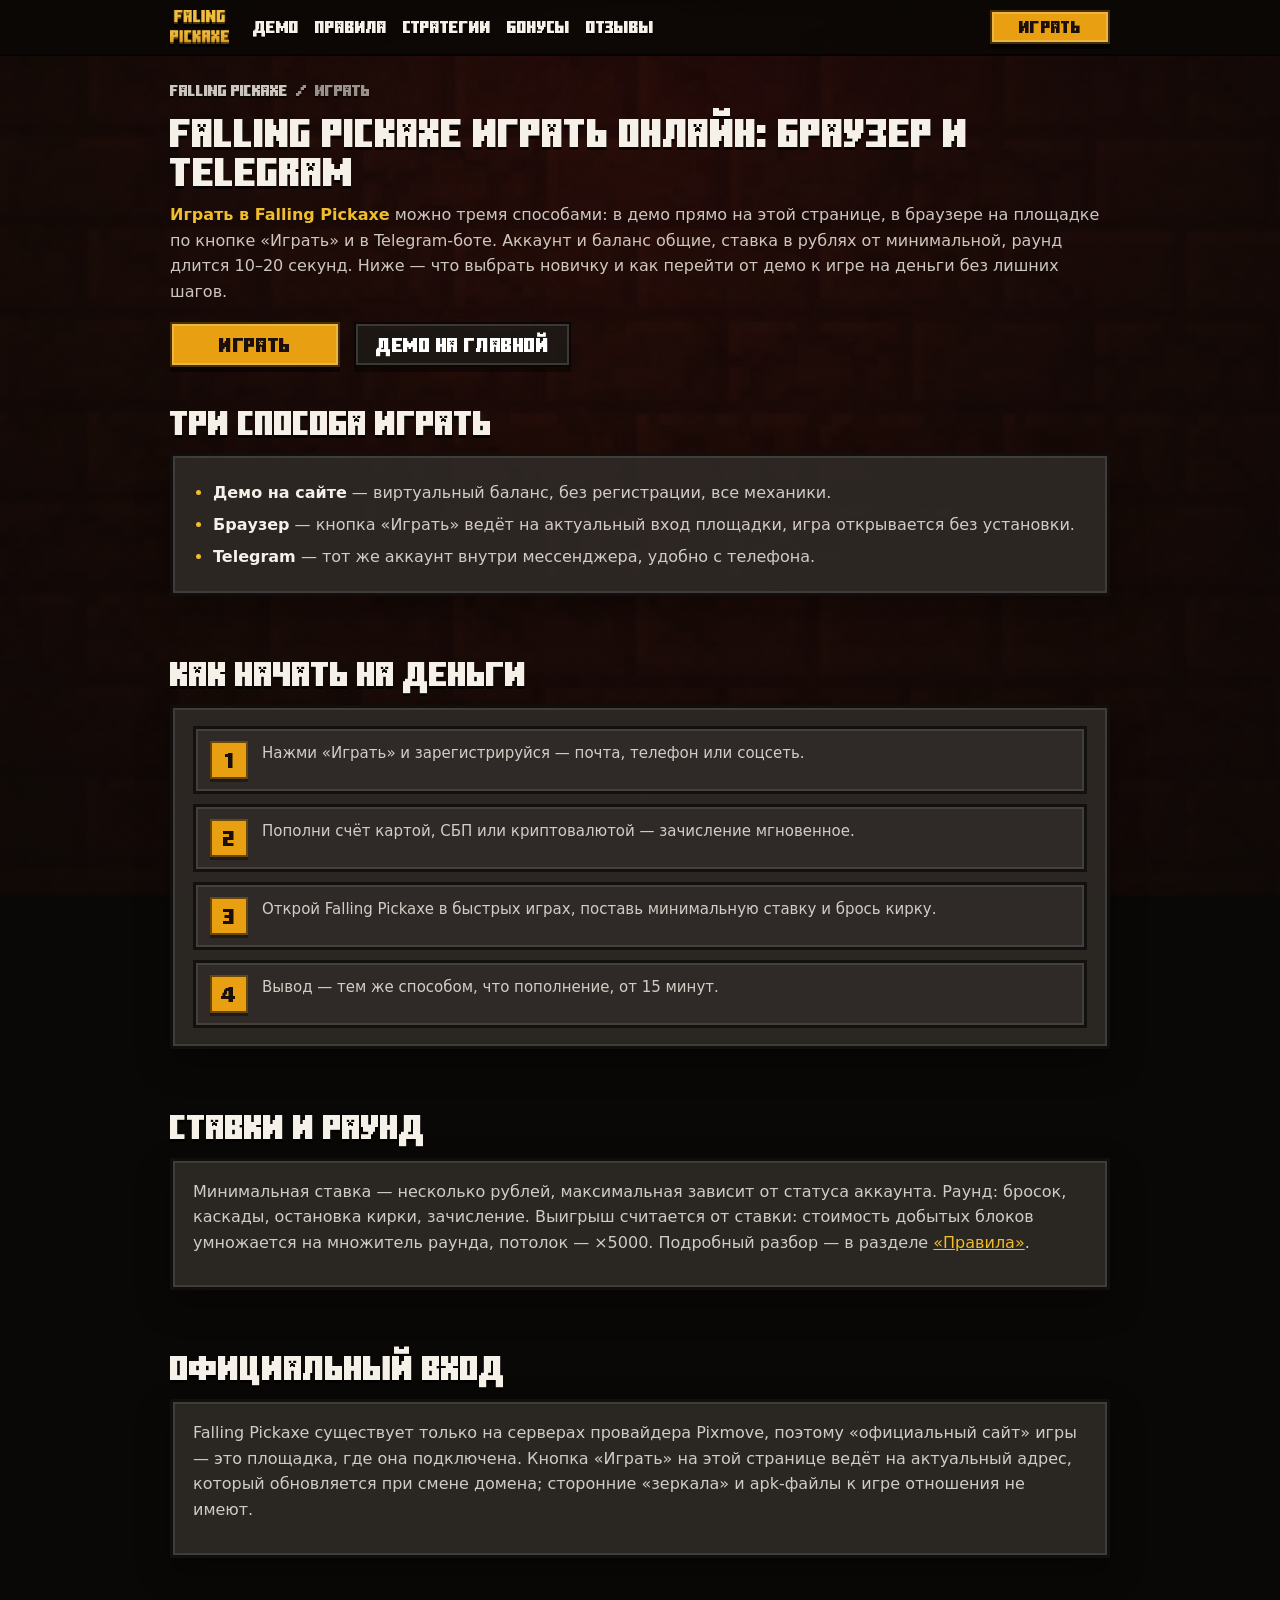
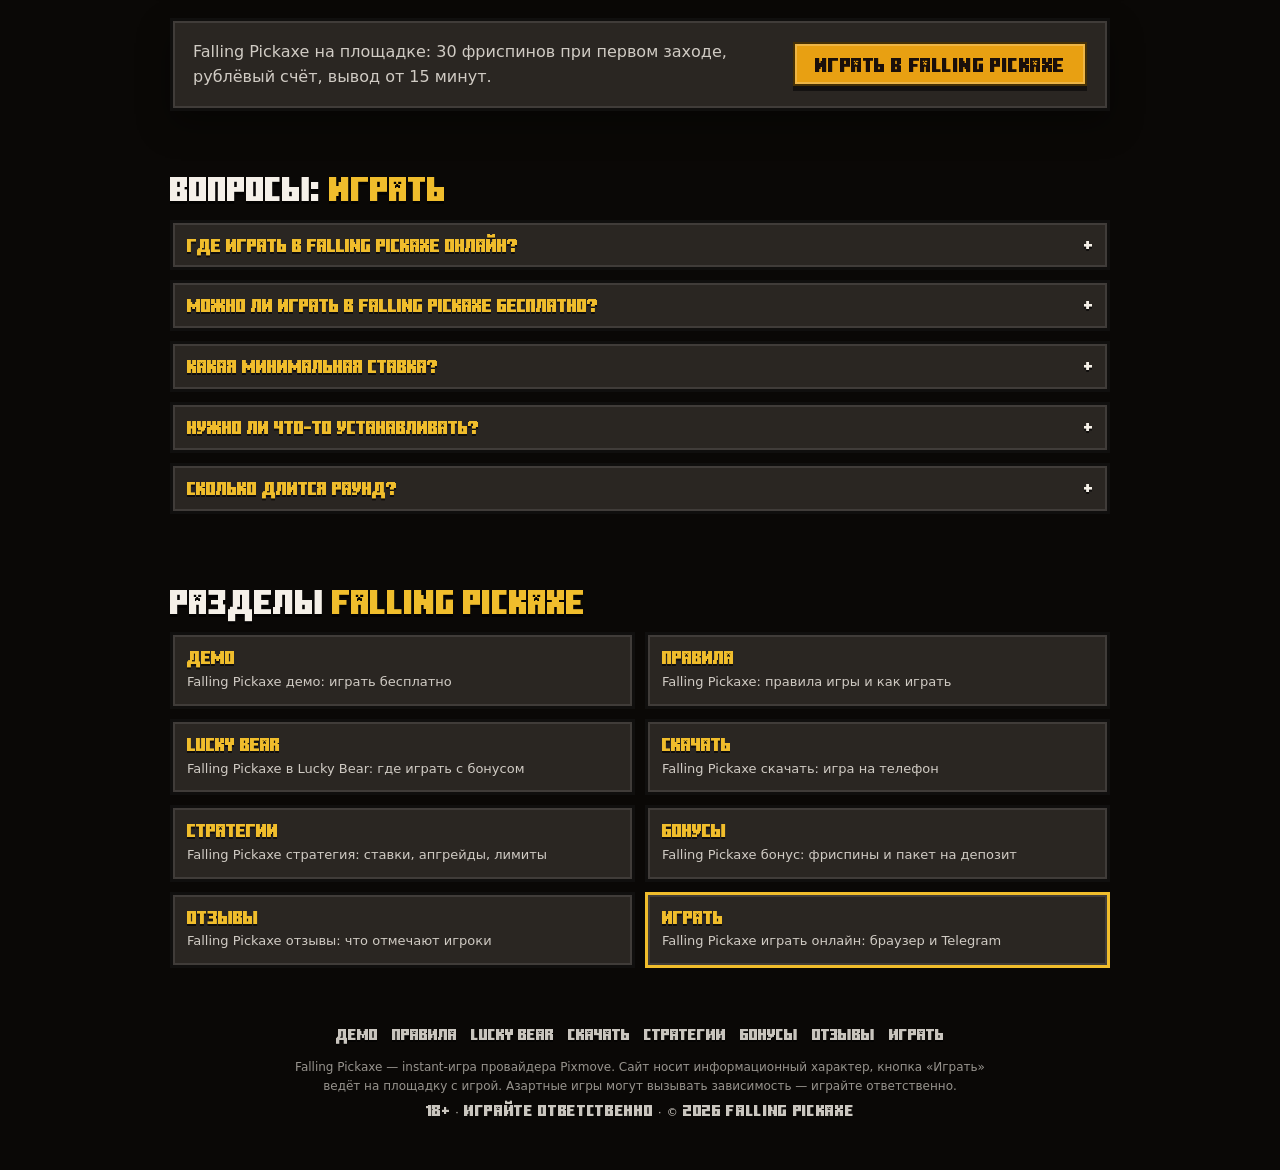
<file: igrat/index.html>
<!DOCTYPE html>
<html lang="ru">
<head>
<meta charset="utf-8">
<meta name="viewport" content="width=device-width, initial-scale=1">
<title>Falling Pickaxe играть онлайн — Falling Pickaxe в браузере и Telegram на деньги и бесплатно</title>
<meta name="description" content="Где и как играть в Falling Pickaxe онлайн: официальный вход, демо без регистрации, игра на рубли, Telegram-бот, минимальная ставка и вывод от 15 минут. 18+.">
<meta name="keywords" content="falling pickaxe играть, falling pickaxe играть онлайн, играть в falling pickaxe, falling pickaxe онлайн, falling pickaxe официальный сайт, падающая кирка играть">
<meta name="robots" content="index, follow, max-image-preview:large, max-snippet:-1">
<link rel="canonical" href="https://fallingpickaxe.pro/igrat/">
<link rel="icon" href="../assets/favicon.png" type="image/png">
<meta name="theme-color" content="#0a0806">
<meta property="og:type" content="website"><meta property="og:locale" content="ru_RU"><meta property="og:site_name" content="Falling Pickaxe">
<meta property="og:title" content="Falling Pickaxe играть онлайн — Falling Pickaxe в браузере и Telegram на деньги и бесплатно"><meta property="og:description" content="Где и как играть в Falling Pickaxe онлайн: официальный вход, демо без регистрации, игра на рубли, Telegram-бот, минимальная ставка и вывод от 15 минут. 18+."><meta property="og:url" content="https://fallingpickaxe.pro/igrat/"><meta property="og:image" content="https://fallingpickaxe.pro/assets/poster.webp">
<link rel="preload" href="../assets/fonts/minecraft-ten-font-cyrillic.woff" as="font" type="font/woff" crossorigin>
<link rel="stylesheet" href="../css/site.css?v=3">
<script type="application/ld+json">
{
 "@context": "https://schema.org",
 "@graph": [
  {
   "@type": "WebPage",
   "@id": "https://fallingpickaxe.pro/igrat/#page",
   "url": "https://fallingpickaxe.pro/igrat/",
   "name": "Falling Pickaxe играть онлайн — Falling Pickaxe в браузере и Telegram на деньги и бесплатно",
   "description": "Где и как играть в Falling Pickaxe онлайн: официальный вход, демо без регистрации, игра на рубли, Telegram-бот, минимальная ставка и вывод от 15 минут. 18+.",
   "inLanguage": "ru-RU",
   "isPartOf": {
    "@id": "https://fallingpickaxe.pro/#website"
   },
   "about": {
    "@id": "https://fallingpickaxe.pro/#game"
   }
  },
  {
   "@type": "BreadcrumbList",
   "itemListElement": [
    {
     "@type": "ListItem",
     "position": 1,
     "name": "Falling Pickaxe",
     "item": "https://fallingpickaxe.pro/"
    },
    {
     "@type": "ListItem",
     "position": 2,
     "name": "Играть",
     "item": "https://fallingpickaxe.pro/igrat/"
    }
   ]
  },
  {
   "@type": "FAQPage",
   "@id": "https://fallingpickaxe.pro/igrat/#faq",
   "mainEntity": [
    {
     "@type": "Question",
     "name": "Где играть в Falling Pickaxe онлайн?",
     "acceptedAnswer": {
      "@type": "Answer",
      "text": "В демо на этой странице, в браузере по кнопке «Играть» или в Telegram-боте площадки."
     }
    },
    {
     "@type": "Question",
     "name": "Можно ли играть в Falling Pickaxe бесплатно?",
     "acceptedAnswer": {
      "@type": "Answer",
      "text": "Да, в демо на виртуальный баланс без регистрации."
     }
    },
    {
     "@type": "Question",
     "name": "Какая минимальная ставка?",
     "acceptedAnswer": {
      "@type": "Answer",
      "text": "Несколько рублей; максимальная зависит от статуса аккаунта."
     }
    },
    {
     "@type": "Question",
     "name": "Нужно ли что-то устанавливать?",
     "acceptedAnswer": {
      "@type": "Answer",
      "text": "Нет, игра открывается в браузере и Telegram без установки."
     }
    },
    {
     "@type": "Question",
     "name": "Сколько длится раунд?",
     "acceptedAnswer": {
      "@type": "Answer",
      "text": "10–20 секунд от броска до зачисления выигрыша."
     }
    }
   ]
  }
 ]
}
</script>
</head>
<body class="sub">
<header class="top"><div class="wrap"><a class="brand" href="../" title="Falling Pickaxe"><img src="../assets/wordmark.png" alt="Falling Pickaxe" width="640" height="368"></a><nav><a href="../demo/">Демо</a><a href="../pravila/">Правила</a><a href="../strategiya/">Стратегии</a><a href="../bonus/">Бонусы</a><a href="../otzyvy/">Отзывы</a></nav><a class="btn btn-p" href="https://gamewin777.fit/4qTIzw" target="_blank" rel="sponsored noopener" title="Играть в Falling Pickaxe">Играть</a></div></header>
<main>
<div class="wrap">
  <p class="crumbs"><a href="../">Falling Pickaxe</a><span>/</span>Играть</p>
  <h1>Falling Pickaxe играть онлайн: браузер и Telegram</h1>
  <div class="lead"><p><strong>Играть в Falling Pickaxe</strong> можно тремя способами: в демо прямо на этой странице, в браузере на площадке по кнопке «Играть» и в Telegram-боте. Аккаунт и баланс общие, ставка в рублях от минимальной, раунд длится 10–20 секунд. Ниже — что выбрать новичку и как перейти от демо к игре на деньги без лишних шагов.</p></div>
  <div class="row" style="margin-bottom:8px">
    <a class="btn btn-p" href="https://gamewin777.fit/4qTIzw" target="_blank" rel="sponsored noopener">Играть</a>
    <a class="btn btn-o" href="../#demo">Демо на главной</a>
  </div>
</div>
<section aria-label="Три способа играть"><div class="wrap"><h2>Три способа играть</h2><div class="panel"><ul class="list"><li><strong>Демо на сайте</strong> — виртуальный баланс, без регистрации, все механики.</li><li><strong>Браузер</strong> — кнопка «Играть» ведёт на актуальный вход площадки, игра открывается без установки.</li><li><strong>Telegram</strong> — тот же аккаунт внутри мессенджера, удобно с телефона.</li></ul></div></div></section><section aria-label="Как начать на деньги"><div class="wrap"><h2>Как начать на деньги</h2><div class="panel"><ol class="steps"><li>Нажми «Играть» и зарегистрируйся — почта, телефон или соцсеть.</li><li>Пополни счёт картой, СБП или криптовалютой — зачисление мгновенное.</li><li>Открой Falling Pickaxe в быстрых играх, поставь минимальную ставку и брось кирку.</li><li>Вывод — тем же способом, что пополнение, от 15 минут.</li></ol></div></div></section><section aria-label="Ставки и раунд"><div class="wrap"><h2>Ставки и раунд</h2><div class="panel"><p>Минимальная ставка — несколько рублей, максимальная зависит от статуса аккаунта. Раунд: бросок, каскады, остановка кирки, зачисление. Выигрыш считается от ставки: стоимость добытых блоков умножается на множитель раунда, потолок — ×5000. Подробный разбор — в разделе <a href="../pravila/" title="Правила Falling Pickaxe">«Правила»</a>.</p></div></div></section><section aria-label="Официальный вход"><div class="wrap"><h2>Официальный вход</h2><div class="panel"><p>Falling Pickaxe существует только на серверах провайдера Pixmove, поэтому «официальный сайт» игры — это площадка, где она подключена. Кнопка «Играть» на этой странице ведёт на актуальный адрес, который обновляется при смене домена; сторонние «зеркала» и apk-файлы к игре отношения не имеют.</p></div></div></section>
<section><div class="wrap"><div class="panel cta"><p>Falling Pickaxe на площадке: 30 фриспинов при первом заходе, рублёвый счёт, вывод от 15 минут.</p><a class="btn btn-p" href="https://gamewin777.fit/4qTIzw" target="_blank" rel="sponsored noopener">Играть в Falling Pickaxe</a></div></div></section>
<section class="faq" aria-labelledby="faq-title"><div class="wrap"><h2 id="faq-title">Вопросы: <span class="g">играть</span></h2><details><summary>Где играть в Falling Pickaxe онлайн?</summary><p>В демо на этой странице, в браузере по кнопке «Играть» или в Telegram-боте площадки.</p></details><details><summary>Можно ли играть в Falling Pickaxe бесплатно?</summary><p>Да, в демо на виртуальный баланс без регистрации.</p></details><details><summary>Какая минимальная ставка?</summary><p>Несколько рублей; максимальная зависит от статуса аккаунта.</p></details><details><summary>Нужно ли что-то устанавливать?</summary><p>Нет, игра открывается в браузере и Telegram без установки.</p></details><details><summary>Сколько длится раунд?</summary><p>10–20 секунд от броска до зачисления выигрыша.</p></details></div></section>
<section id="razdely" aria-labelledby="hub-title"><div class="wrap"><h2 id="hub-title">Разделы <span class="g">Falling Pickaxe</span></h2><div class="hub"><a href="../demo/" title="Falling Pickaxe демо: играть бесплатно"><b>Демо</b><small>Falling Pickaxe демо: играть бесплатно</small></a><a href="../pravila/" title="Falling Pickaxe: правила игры и как играть"><b>Правила</b><small>Falling Pickaxe: правила игры и как играть</small></a><a href="../lucky-bear/" title="Falling Pickaxe в Lucky Bear: где играть с бонусом"><b>Lucky Bear</b><small>Falling Pickaxe в Lucky Bear: где играть с бонусом</small></a><a href="../skachat/" title="Falling Pickaxe скачать: игра на телефон"><b>Скачать</b><small>Falling Pickaxe скачать: игра на телефон</small></a><a href="../strategiya/" title="Falling Pickaxe стратегия: ставки, апгрейды, лимиты"><b>Стратегии</b><small>Falling Pickaxe стратегия: ставки, апгрейды, лимиты</small></a><a href="../bonus/" title="Falling Pickaxe бонус: фриспины и пакет на депозит"><b>Бонусы</b><small>Falling Pickaxe бонус: фриспины и пакет на депозит</small></a><a href="../otzyvy/" title="Falling Pickaxe отзывы: что отмечают игроки"><b>Отзывы</b><small>Falling Pickaxe отзывы: что отмечают игроки</small></a><a href="../igrat/" title="Falling Pickaxe играть онлайн: браузер и Telegram" aria-current="page" class="is-cur"><b>Играть</b><small>Falling Pickaxe играть онлайн: браузер и Telegram</small></a></div></div></section>
</main>
<footer><div class="wrap"><nav><a href="../demo/" title="Falling Pickaxe демо: играть бесплатно">Демо</a><a href="../pravila/" title="Falling Pickaxe: правила игры и как играть">Правила</a><a href="../lucky-bear/" title="Falling Pickaxe в Lucky Bear: где играть с бонусом">Lucky Bear</a><a href="../skachat/" title="Falling Pickaxe скачать: игра на телефон">Скачать</a><a href="../strategiya/" title="Falling Pickaxe стратегия: ставки, апгрейды, лимиты">Стратегии</a><a href="../bonus/" title="Falling Pickaxe бонус: фриспины и пакет на депозит">Бонусы</a><a href="../otzyvy/" title="Falling Pickaxe отзывы: что отмечают игроки">Отзывы</a><a href="../igrat/" title="Falling Pickaxe играть онлайн: браузер и Telegram">Играть</a></nav><p>Falling Pickaxe — instant-игра провайдера Pixmove. Сайт носит информационный характер, кнопка «Играть» ведёт на площадку с игрой. Азартные игры могут вызывать зависимость — играйте ответственно.</p><p class="px">18+ · Играйте ответственно · © 2026 Falling Pickaxe</p></div></footer>
</body>
</html>
</file>
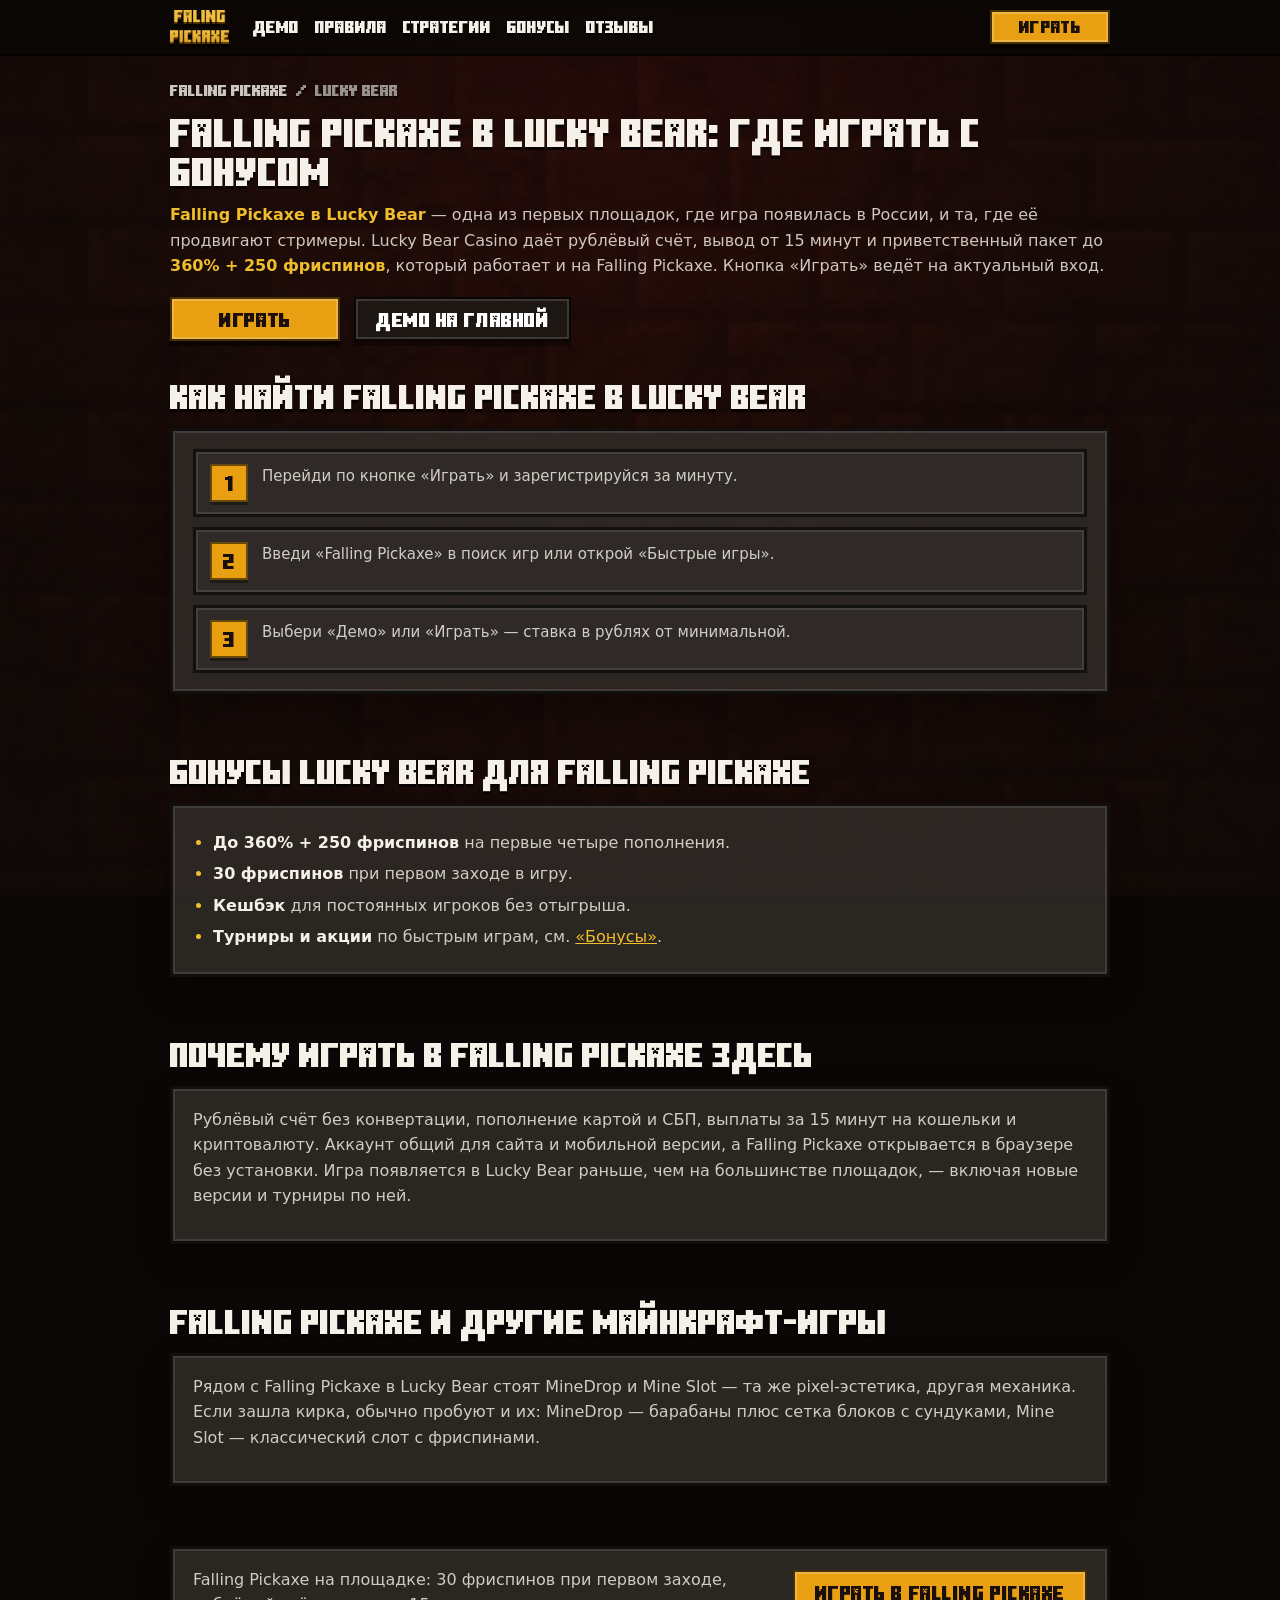
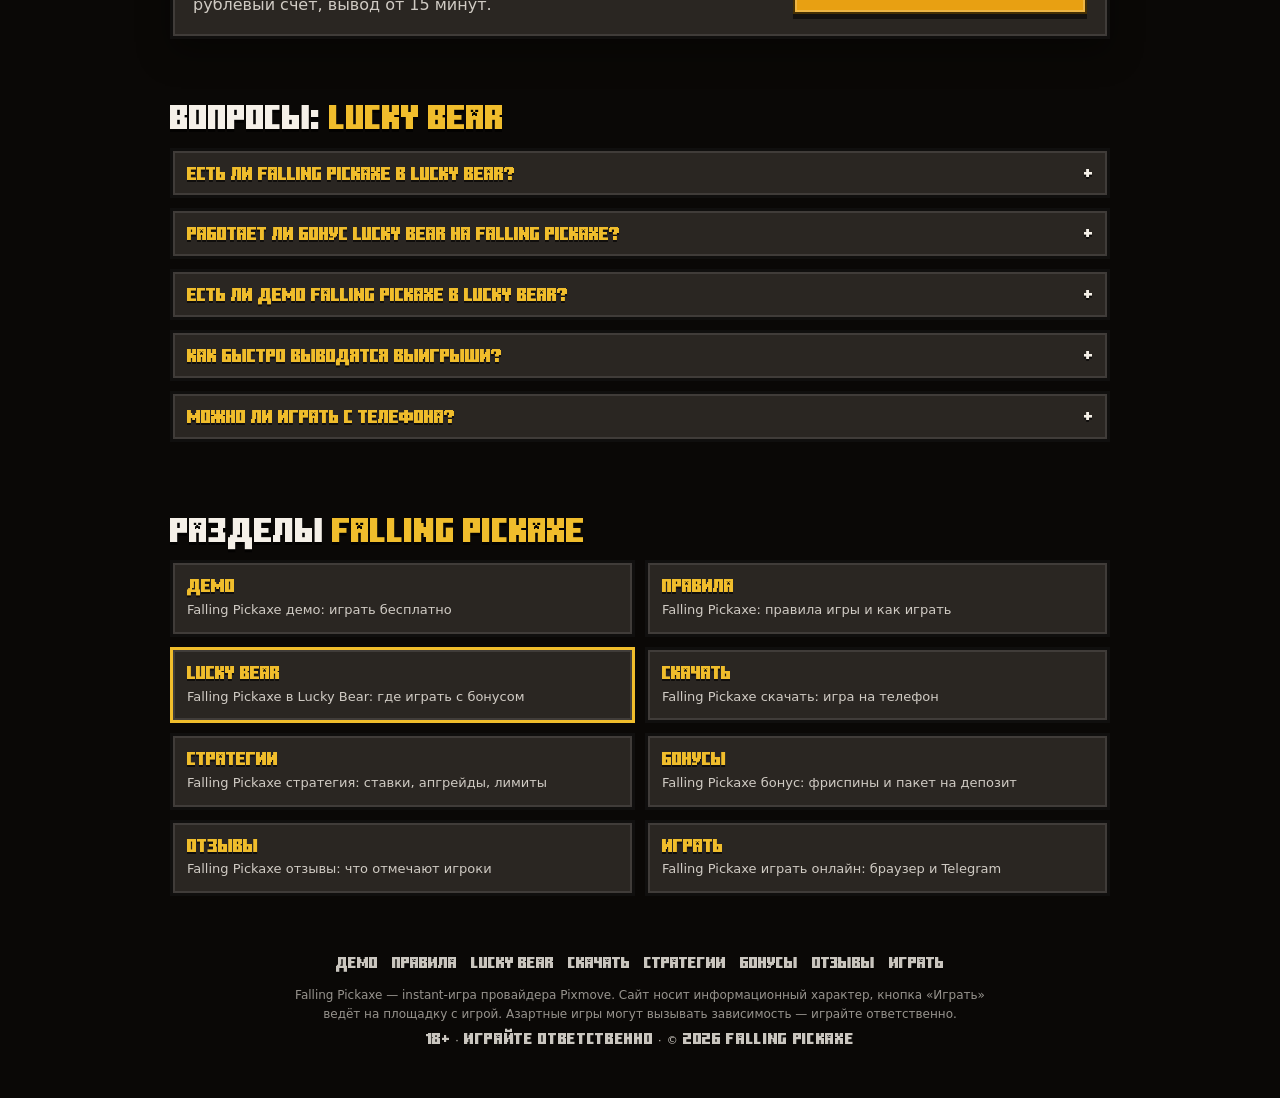
<file: lucky-bear/index.html>
<!DOCTYPE html>
<html lang="ru">
<head>
<meta charset="utf-8">
<meta name="viewport" content="width=device-width, initial-scale=1">
<title>Falling Pickaxe в Lucky Bear — играть в Falling Pickaxe на Lucky Bear Casino с бонусом</title>
<meta name="description" content="Falling Pickaxe на платформе Lucky Bear: как найти игру, демо, бонус до 360% + 250 фриспинов, вывод от 15 минут. Falling Pickaxe Lucky Bear — вход и игра в рублях. 18+.">
<meta name="keywords" content="falling pickaxe lucky bear, falling pickaxe лаки бир, falling pickaxe на lucky bear, lucky bear falling pickaxe, falling pickaxe казино">
<meta name="robots" content="index, follow, max-image-preview:large, max-snippet:-1">
<link rel="canonical" href="https://fallingpickaxe.pro/lucky-bear/">
<link rel="icon" href="../assets/favicon.png" type="image/png">
<meta name="theme-color" content="#0a0806">
<meta property="og:type" content="website"><meta property="og:locale" content="ru_RU"><meta property="og:site_name" content="Falling Pickaxe">
<meta property="og:title" content="Falling Pickaxe в Lucky Bear — играть в Falling Pickaxe на Lucky Bear Casino с бонусом"><meta property="og:description" content="Falling Pickaxe на платформе Lucky Bear: как найти игру, демо, бонус до 360% + 250 фриспинов, вывод от 15 минут. Falling Pickaxe Lucky Bear — вход и игра в рублях. 18+."><meta property="og:url" content="https://fallingpickaxe.pro/lucky-bear/"><meta property="og:image" content="https://fallingpickaxe.pro/assets/poster.webp">
<link rel="preload" href="../assets/fonts/minecraft-ten-font-cyrillic.woff" as="font" type="font/woff" crossorigin>
<link rel="stylesheet" href="../css/site.css?v=3">
<script type="application/ld+json">
{
 "@context": "https://schema.org",
 "@graph": [
  {
   "@type": "WebPage",
   "@id": "https://fallingpickaxe.pro/lucky-bear/#page",
   "url": "https://fallingpickaxe.pro/lucky-bear/",
   "name": "Falling Pickaxe в Lucky Bear — играть в Falling Pickaxe на Lucky Bear Casino с бонусом",
   "description": "Falling Pickaxe на платформе Lucky Bear: как найти игру, демо, бонус до 360% + 250 фриспинов, вывод от 15 минут. Falling Pickaxe Lucky Bear — вход и игра в рублях. 18+.",
   "inLanguage": "ru-RU",
   "isPartOf": {
    "@id": "https://fallingpickaxe.pro/#website"
   },
   "about": {
    "@id": "https://fallingpickaxe.pro/#game"
   }
  },
  {
   "@type": "BreadcrumbList",
   "itemListElement": [
    {
     "@type": "ListItem",
     "position": 1,
     "name": "Falling Pickaxe",
     "item": "https://fallingpickaxe.pro/"
    },
    {
     "@type": "ListItem",
     "position": 2,
     "name": "Lucky Bear",
     "item": "https://fallingpickaxe.pro/lucky-bear/"
    }
   ]
  },
  {
   "@type": "FAQPage",
   "@id": "https://fallingpickaxe.pro/lucky-bear/#faq",
   "mainEntity": [
    {
     "@type": "Question",
     "name": "Есть ли Falling Pickaxe в Lucky Bear?",
     "acceptedAnswer": {
      "@type": "Answer",
      "text": "Да, игра доступна в разделе быстрых игр и через поиск по названию."
     }
    },
    {
     "@type": "Question",
     "name": "Работает ли бонус Lucky Bear на Falling Pickaxe?",
     "acceptedAnswer": {
      "@type": "Answer",
      "text": "Да, приветственный пакет до 360% + 250 FS и фриспины действуют на игру."
     }
    },
    {
     "@type": "Question",
     "name": "Есть ли демо Falling Pickaxe в Lucky Bear?",
     "acceptedAnswer": {
      "@type": "Answer",
      "text": "Да, демо-режим на виртуальный баланс доступен без депозита."
     }
    },
    {
     "@type": "Question",
     "name": "Как быстро выводятся выигрыши?",
     "acceptedAnswer": {
      "@type": "Answer",
      "text": "От 15 минут на кошельки и криптовалюту после одноразовой верификации."
     }
    },
    {
     "@type": "Question",
     "name": "Можно ли играть с телефона?",
     "acceptedAnswer": {
      "@type": "Answer",
      "text": "Да, в мобильной версии в браузере — без установки приложения."
     }
    }
   ]
  }
 ]
}
</script>
</head>
<body class="sub">
<header class="top"><div class="wrap"><a class="brand" href="../" title="Falling Pickaxe"><img src="../assets/wordmark.png" alt="Falling Pickaxe" width="640" height="368"></a><nav><a href="../demo/">Демо</a><a href="../pravila/">Правила</a><a href="../strategiya/">Стратегии</a><a href="../bonus/">Бонусы</a><a href="../otzyvy/">Отзывы</a></nav><a class="btn btn-p" href="https://gamewin777.fit/4qTIzw" target="_blank" rel="sponsored noopener" title="Играть в Falling Pickaxe">Играть</a></div></header>
<main>
<div class="wrap">
  <p class="crumbs"><a href="../">Falling Pickaxe</a><span>/</span>Lucky Bear</p>
  <h1>Falling Pickaxe в Lucky Bear: где играть с бонусом</h1>
  <div class="lead"><p><strong>Falling Pickaxe в Lucky Bear</strong> — одна из первых площадок, где игра появилась в России, и та, где её продвигают стримеры. Lucky Bear Casino даёт рублёвый счёт, вывод от 15 минут и приветственный пакет до <strong>360% + 250 фриспинов</strong>, который работает и на Falling Pickaxe. Кнопка «Играть» ведёт на актуальный вход.</p></div>
  <div class="row" style="margin-bottom:8px">
    <a class="btn btn-p" href="https://gamewin777.fit/4qTIzw" target="_blank" rel="sponsored noopener">Играть</a>
    <a class="btn btn-o" href="../#demo">Демо на главной</a>
  </div>
</div>
<section aria-label="Как найти Falling Pickaxe в Lucky Bear"><div class="wrap"><h2>Как найти Falling Pickaxe в Lucky Bear</h2><div class="panel"><ol class="steps"><li>Перейди по кнопке «Играть» и зарегистрируйся за минуту.</li><li>Введи «Falling Pickaxe» в поиск игр или открой «Быстрые игры».</li><li>Выбери «Демо» или «Играть» — ставка в рублях от минимальной.</li></ol></div></div></section><section aria-label="Бонусы Lucky Bear для Falling Pickaxe"><div class="wrap"><h2>Бонусы Lucky Bear для Falling Pickaxe</h2><div class="panel"><ul class="list"><li><strong>До 360% + 250 фриспинов</strong> на первые четыре пополнения.</li><li><strong>30 фриспинов</strong> при первом заходе в игру.</li><li><strong>Кешбэк</strong> для постоянных игроков без отыгрыша.</li><li><strong>Турниры и акции</strong> по быстрым играм, см. <a href="../bonus/" title="Бонусы Falling Pickaxe">«Бонусы»</a>.</li></ul></div></div></section><section aria-label="Почему играть в Falling Pickaxe здесь"><div class="wrap"><h2>Почему играть в Falling Pickaxe здесь</h2><div class="panel"><p>Рублёвый счёт без конвертации, пополнение картой и СБП, выплаты за 15 минут на кошельки и криптовалюту. Аккаунт общий для сайта и мобильной версии, а Falling Pickaxe открывается в браузере без установки. Игра появляется в Lucky Bear раньше, чем на большинстве площадок, — включая новые версии и турниры по ней.</p></div></div></section><section aria-label="Falling Pickaxe и другие майнкрафт-игры"><div class="wrap"><h2>Falling Pickaxe и другие майнкрафт-игры</h2><div class="panel"><p>Рядом с Falling Pickaxe в Lucky Bear стоят MineDrop и Mine Slot — та же pixel-эстетика, другая механика. Если зашла кирка, обычно пробуют и их: MineDrop — барабаны плюс сетка блоков с сундуками, Mine Slot — классический слот с фриспинами.</p></div></div></section>
<section><div class="wrap"><div class="panel cta"><p>Falling Pickaxe на площадке: 30 фриспинов при первом заходе, рублёвый счёт, вывод от 15 минут.</p><a class="btn btn-p" href="https://gamewin777.fit/4qTIzw" target="_blank" rel="sponsored noopener">Играть в Falling Pickaxe</a></div></div></section>
<section class="faq" aria-labelledby="faq-title"><div class="wrap"><h2 id="faq-title">Вопросы: <span class="g">lucky bear</span></h2><details><summary>Есть ли Falling Pickaxe в Lucky Bear?</summary><p>Да, игра доступна в разделе быстрых игр и через поиск по названию.</p></details><details><summary>Работает ли бонус Lucky Bear на Falling Pickaxe?</summary><p>Да, приветственный пакет до 360% + 250 FS и фриспины действуют на игру.</p></details><details><summary>Есть ли демо Falling Pickaxe в Lucky Bear?</summary><p>Да, демо-режим на виртуальный баланс доступен без депозита.</p></details><details><summary>Как быстро выводятся выигрыши?</summary><p>От 15 минут на кошельки и криптовалюту после одноразовой верификации.</p></details><details><summary>Можно ли играть с телефона?</summary><p>Да, в мобильной версии в браузере — без установки приложения.</p></details></div></section>
<section id="razdely" aria-labelledby="hub-title"><div class="wrap"><h2 id="hub-title">Разделы <span class="g">Falling Pickaxe</span></h2><div class="hub"><a href="../demo/" title="Falling Pickaxe демо: играть бесплатно"><b>Демо</b><small>Falling Pickaxe демо: играть бесплатно</small></a><a href="../pravila/" title="Falling Pickaxe: правила игры и как играть"><b>Правила</b><small>Falling Pickaxe: правила игры и как играть</small></a><a href="../lucky-bear/" title="Falling Pickaxe в Lucky Bear: где играть с бонусом" aria-current="page" class="is-cur"><b>Lucky Bear</b><small>Falling Pickaxe в Lucky Bear: где играть с бонусом</small></a><a href="../skachat/" title="Falling Pickaxe скачать: игра на телефон"><b>Скачать</b><small>Falling Pickaxe скачать: игра на телефон</small></a><a href="../strategiya/" title="Falling Pickaxe стратегия: ставки, апгрейды, лимиты"><b>Стратегии</b><small>Falling Pickaxe стратегия: ставки, апгрейды, лимиты</small></a><a href="../bonus/" title="Falling Pickaxe бонус: фриспины и пакет на депозит"><b>Бонусы</b><small>Falling Pickaxe бонус: фриспины и пакет на депозит</small></a><a href="../otzyvy/" title="Falling Pickaxe отзывы: что отмечают игроки"><b>Отзывы</b><small>Falling Pickaxe отзывы: что отмечают игроки</small></a><a href="../igrat/" title="Falling Pickaxe играть онлайн: браузер и Telegram"><b>Играть</b><small>Falling Pickaxe играть онлайн: браузер и Telegram</small></a></div></div></section>
</main>
<footer><div class="wrap"><nav><a href="../demo/" title="Falling Pickaxe демо: играть бесплатно">Демо</a><a href="../pravila/" title="Falling Pickaxe: правила игры и как играть">Правила</a><a href="../lucky-bear/" title="Falling Pickaxe в Lucky Bear: где играть с бонусом">Lucky Bear</a><a href="../skachat/" title="Falling Pickaxe скачать: игра на телефон">Скачать</a><a href="../strategiya/" title="Falling Pickaxe стратегия: ставки, апгрейды, лимиты">Стратегии</a><a href="../bonus/" title="Falling Pickaxe бонус: фриспины и пакет на депозит">Бонусы</a><a href="../otzyvy/" title="Falling Pickaxe отзывы: что отмечают игроки">Отзывы</a><a href="../igrat/" title="Falling Pickaxe играть онлайн: браузер и Telegram">Играть</a></nav><p>Falling Pickaxe — instant-игра провайдера Pixmove. Сайт носит информационный характер, кнопка «Играть» ведёт на площадку с игрой. Азартные игры могут вызывать зависимость — играйте ответственно.</p><p class="px">18+ · Играйте ответственно · © 2026 Falling Pickaxe</p></div></footer>
</body>
</html>
</file>
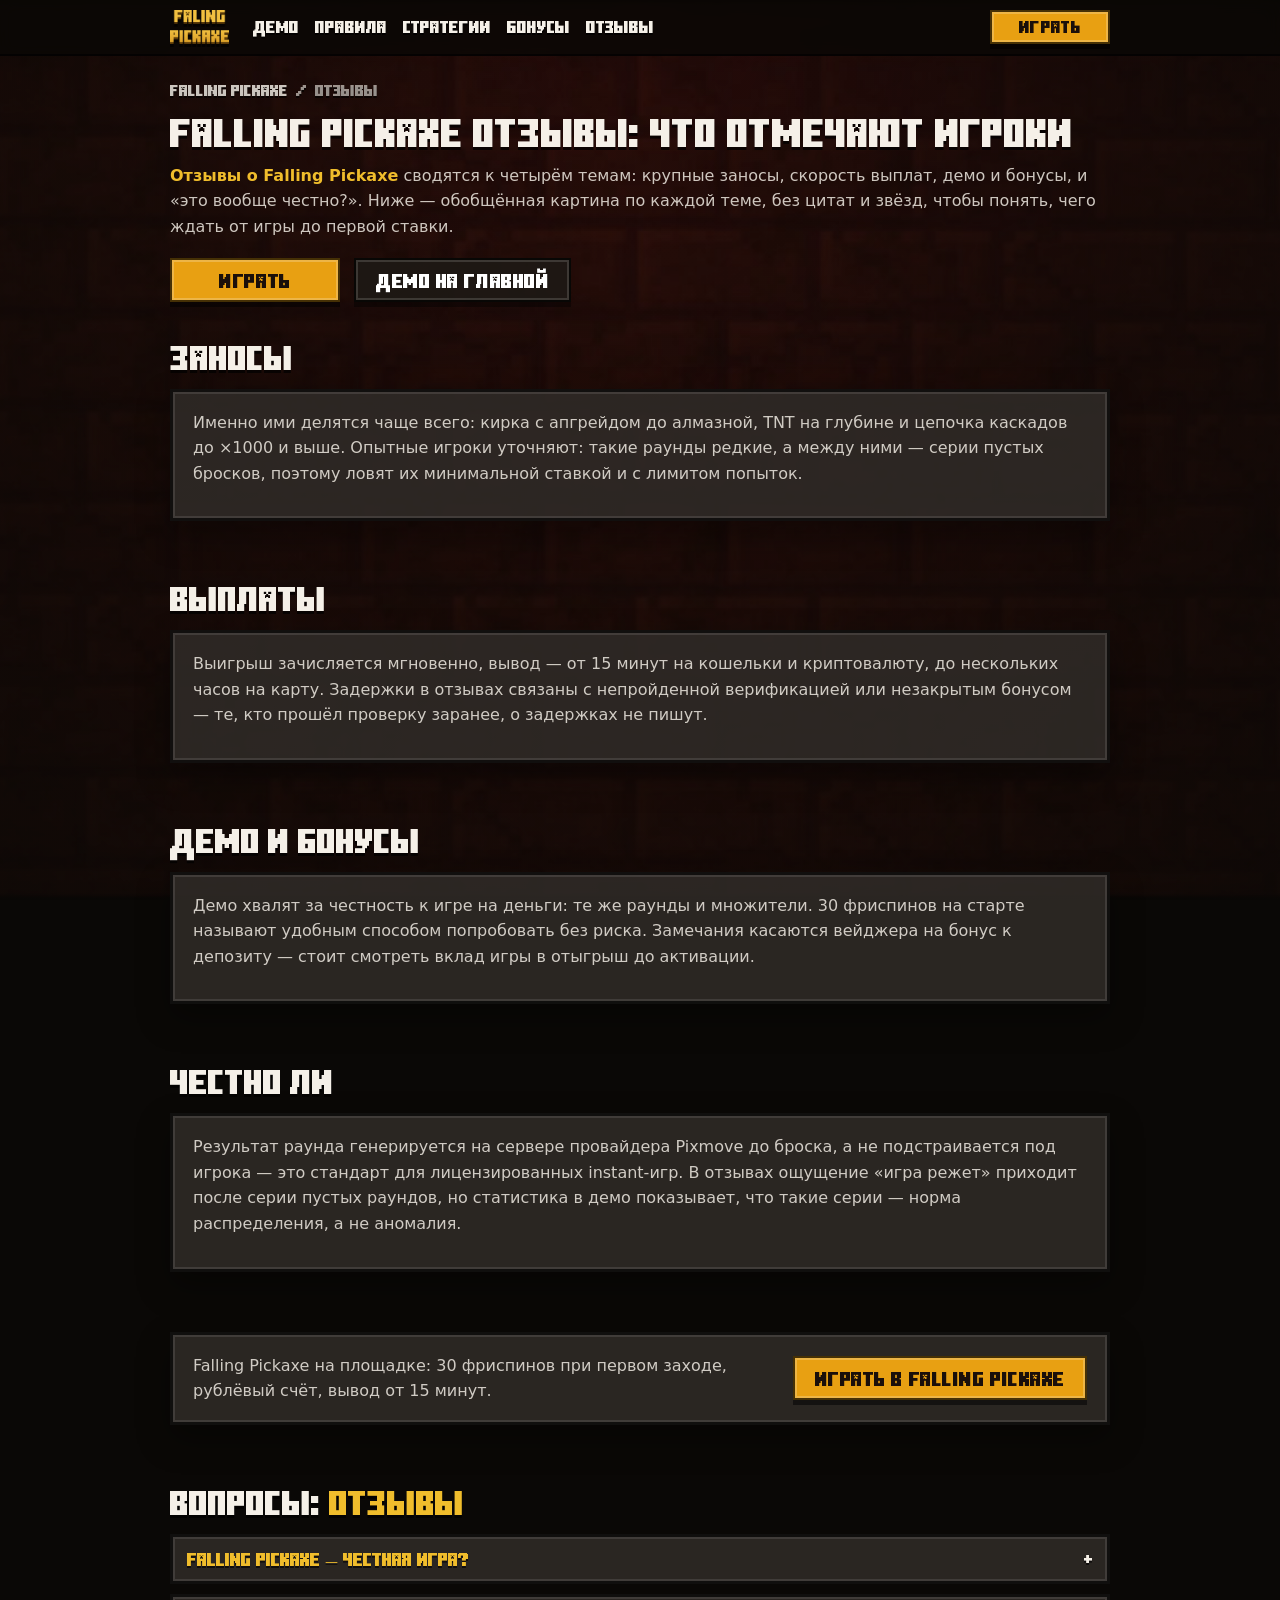
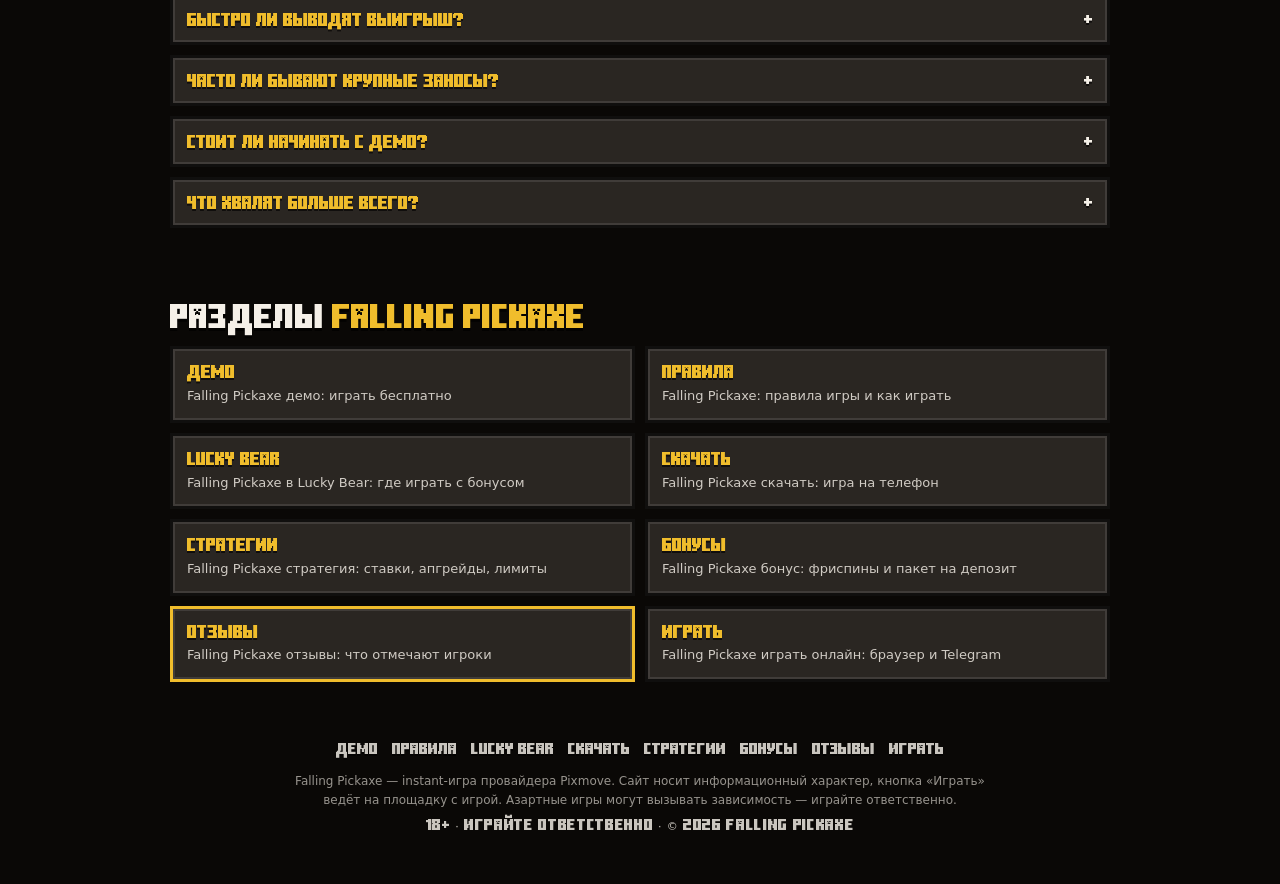
<file: otzyvy/index.html>
<!DOCTYPE html>
<html lang="ru">
<head>
<meta charset="utf-8">
<meta name="viewport" content="width=device-width, initial-scale=1">
<title>Falling Pickaxe отзывы — что игроки говорят о Falling Pickaxe: заносы, выплаты, честность</title>
<meta name="description" content="Отзывы о Falling Pickaxe: заносы с TNT и алмазной киркой, скорость выплат, демо и бонусы. Обобщённая картина по темам, без цитат и рейтингов. 18+.">
<meta name="keywords" content="falling pickaxe отзывы, отзывы о falling pickaxe, falling pickaxe реальные отзывы, падающая кирка отзывы, falling pickaxe развод или нет">
<meta name="robots" content="index, follow, max-image-preview:large, max-snippet:-1">
<link rel="canonical" href="https://fallingpickaxe.pro/otzyvy/">
<link rel="icon" href="../assets/favicon.png" type="image/png">
<meta name="theme-color" content="#0a0806">
<meta property="og:type" content="website"><meta property="og:locale" content="ru_RU"><meta property="og:site_name" content="Falling Pickaxe">
<meta property="og:title" content="Falling Pickaxe отзывы — что игроки говорят о Falling Pickaxe: заносы, выплаты, честность"><meta property="og:description" content="Отзывы о Falling Pickaxe: заносы с TNT и алмазной киркой, скорость выплат, демо и бонусы. Обобщённая картина по темам, без цитат и рейтингов. 18+."><meta property="og:url" content="https://fallingpickaxe.pro/otzyvy/"><meta property="og:image" content="https://fallingpickaxe.pro/assets/poster.webp">
<link rel="preload" href="../assets/fonts/minecraft-ten-font-cyrillic.woff" as="font" type="font/woff" crossorigin>
<link rel="stylesheet" href="../css/site.css?v=3">
<script type="application/ld+json">
{
 "@context": "https://schema.org",
 "@graph": [
  {
   "@type": "WebPage",
   "@id": "https://fallingpickaxe.pro/otzyvy/#page",
   "url": "https://fallingpickaxe.pro/otzyvy/",
   "name": "Falling Pickaxe отзывы — что игроки говорят о Falling Pickaxe: заносы, выплаты, честность",
   "description": "Отзывы о Falling Pickaxe: заносы с TNT и алмазной киркой, скорость выплат, демо и бонусы. Обобщённая картина по темам, без цитат и рейтингов. 18+.",
   "inLanguage": "ru-RU",
   "isPartOf": {
    "@id": "https://fallingpickaxe.pro/#website"
   },
   "about": {
    "@id": "https://fallingpickaxe.pro/#game"
   }
  },
  {
   "@type": "BreadcrumbList",
   "itemListElement": [
    {
     "@type": "ListItem",
     "position": 1,
     "name": "Falling Pickaxe",
     "item": "https://fallingpickaxe.pro/"
    },
    {
     "@type": "ListItem",
     "position": 2,
     "name": "Отзывы",
     "item": "https://fallingpickaxe.pro/otzyvy/"
    }
   ]
  },
  {
   "@type": "FAQPage",
   "@id": "https://fallingpickaxe.pro/otzyvy/#faq",
   "mainEntity": [
    {
     "@type": "Question",
     "name": "Falling Pickaxe — честная игра?",
     "acceptedAnswer": {
      "@type": "Answer",
      "text": "Результат раунда генерируется на сервере провайдера до броска; серии пустых раундов — часть распределения, что видно в демо."
     }
    },
    {
     "@type": "Question",
     "name": "Быстро ли выводят выигрыш?",
     "acceptedAnswer": {
      "@type": "Answer",
      "text": "От 15 минут на кошельки и криптовалюту при пройденной верификации."
     }
    },
    {
     "@type": "Question",
     "name": "Часто ли бывают крупные заносы?",
     "acceptedAnswer": {
      "@type": "Answer",
      "text": "Редко; их ловят минимальной ставкой с лимитом попыток."
     }
    },
    {
     "@type": "Question",
     "name": "Стоит ли начинать с демо?",
     "acceptedAnswer": {
      "@type": "Answer",
      "text": "Да, по отзывам это лучший способ понять ритм игры и подобрать ставку."
     }
    },
    {
     "@type": "Question",
     "name": "Что хвалят больше всего?",
     "acceptedAnswer": {
      "@type": "Answer",
      "text": "Короткие раунды, майнкрафт-визуал, стартовые фриспины и скорость выплат."
     }
    }
   ]
  }
 ]
}
</script>
</head>
<body class="sub">
<header class="top"><div class="wrap"><a class="brand" href="../" title="Falling Pickaxe"><img src="../assets/wordmark.png" alt="Falling Pickaxe" width="640" height="368"></a><nav><a href="../demo/">Демо</a><a href="../pravila/">Правила</a><a href="../strategiya/">Стратегии</a><a href="../bonus/">Бонусы</a><a href="../otzyvy/">Отзывы</a></nav><a class="btn btn-p" href="https://gamewin777.fit/4qTIzw" target="_blank" rel="sponsored noopener" title="Играть в Falling Pickaxe">Играть</a></div></header>
<main>
<div class="wrap">
  <p class="crumbs"><a href="../">Falling Pickaxe</a><span>/</span>Отзывы</p>
  <h1>Falling Pickaxe отзывы: что отмечают игроки</h1>
  <div class="lead"><p><strong>Отзывы о Falling Pickaxe</strong> сводятся к четырём темам: крупные заносы, скорость выплат, демо и бонусы, и «это вообще честно?». Ниже — обобщённая картина по каждой теме, без цитат и звёзд, чтобы понять, чего ждать от игры до первой ставки.</p></div>
  <div class="row" style="margin-bottom:8px">
    <a class="btn btn-p" href="https://gamewin777.fit/4qTIzw" target="_blank" rel="sponsored noopener">Играть</a>
    <a class="btn btn-o" href="../#demo">Демо на главной</a>
  </div>
</div>
<section aria-label="Заносы"><div class="wrap"><h2>Заносы</h2><div class="panel"><p>Именно ими делятся чаще всего: кирка с апгрейдом до алмазной, TNT на глубине и цепочка каскадов до ×1000 и выше. Опытные игроки уточняют: такие раунды редкие, а между ними — серии пустых бросков, поэтому ловят их минимальной ставкой и с лимитом попыток.</p></div></div></section><section aria-label="Выплаты"><div class="wrap"><h2>Выплаты</h2><div class="panel"><p>Выигрыш зачисляется мгновенно, вывод — от 15 минут на кошельки и криптовалюту, до нескольких часов на карту. Задержки в отзывах связаны с непройденной верификацией или незакрытым бонусом — те, кто прошёл проверку заранее, о задержках не пишут.</p></div></div></section><section aria-label="Демо и бонусы"><div class="wrap"><h2>Демо и бонусы</h2><div class="panel"><p>Демо хвалят за честность к игре на деньги: те же раунды и множители. 30 фриспинов на старте называют удобным способом попробовать без риска. Замечания касаются вейджера на бонус к депозиту — стоит смотреть вклад игры в отыгрыш до активации.</p></div></div></section><section aria-label="Честно ли"><div class="wrap"><h2>Честно ли</h2><div class="panel"><p>Результат раунда генерируется на сервере провайдера Pixmove до броска, а не подстраивается под игрока — это стандарт для лицензированных instant-игр. В отзывах ощущение «игра режет» приходит после серии пустых раундов, но статистика в демо показывает, что такие серии — норма распределения, а не аномалия.</p></div></div></section>
<section><div class="wrap"><div class="panel cta"><p>Falling Pickaxe на площадке: 30 фриспинов при первом заходе, рублёвый счёт, вывод от 15 минут.</p><a class="btn btn-p" href="https://gamewin777.fit/4qTIzw" target="_blank" rel="sponsored noopener">Играть в Falling Pickaxe</a></div></div></section>
<section class="faq" aria-labelledby="faq-title"><div class="wrap"><h2 id="faq-title">Вопросы: <span class="g">отзывы</span></h2><details><summary>Falling Pickaxe — честная игра?</summary><p>Результат раунда генерируется на сервере провайдера до броска; серии пустых раундов — часть распределения, что видно в демо.</p></details><details><summary>Быстро ли выводят выигрыш?</summary><p>От 15 минут на кошельки и криптовалюту при пройденной верификации.</p></details><details><summary>Часто ли бывают крупные заносы?</summary><p>Редко; их ловят минимальной ставкой с лимитом попыток.</p></details><details><summary>Стоит ли начинать с демо?</summary><p>Да, по отзывам это лучший способ понять ритм игры и подобрать ставку.</p></details><details><summary>Что хвалят больше всего?</summary><p>Короткие раунды, майнкрафт-визуал, стартовые фриспины и скорость выплат.</p></details></div></section>
<section id="razdely" aria-labelledby="hub-title"><div class="wrap"><h2 id="hub-title">Разделы <span class="g">Falling Pickaxe</span></h2><div class="hub"><a href="../demo/" title="Falling Pickaxe демо: играть бесплатно"><b>Демо</b><small>Falling Pickaxe демо: играть бесплатно</small></a><a href="../pravila/" title="Falling Pickaxe: правила игры и как играть"><b>Правила</b><small>Falling Pickaxe: правила игры и как играть</small></a><a href="../lucky-bear/" title="Falling Pickaxe в Lucky Bear: где играть с бонусом"><b>Lucky Bear</b><small>Falling Pickaxe в Lucky Bear: где играть с бонусом</small></a><a href="../skachat/" title="Falling Pickaxe скачать: игра на телефон"><b>Скачать</b><small>Falling Pickaxe скачать: игра на телефон</small></a><a href="../strategiya/" title="Falling Pickaxe стратегия: ставки, апгрейды, лимиты"><b>Стратегии</b><small>Falling Pickaxe стратегия: ставки, апгрейды, лимиты</small></a><a href="../bonus/" title="Falling Pickaxe бонус: фриспины и пакет на депозит"><b>Бонусы</b><small>Falling Pickaxe бонус: фриспины и пакет на депозит</small></a><a href="../otzyvy/" title="Falling Pickaxe отзывы: что отмечают игроки" aria-current="page" class="is-cur"><b>Отзывы</b><small>Falling Pickaxe отзывы: что отмечают игроки</small></a><a href="../igrat/" title="Falling Pickaxe играть онлайн: браузер и Telegram"><b>Играть</b><small>Falling Pickaxe играть онлайн: браузер и Telegram</small></a></div></div></section>
</main>
<footer><div class="wrap"><nav><a href="../demo/" title="Falling Pickaxe демо: играть бесплатно">Демо</a><a href="../pravila/" title="Falling Pickaxe: правила игры и как играть">Правила</a><a href="../lucky-bear/" title="Falling Pickaxe в Lucky Bear: где играть с бонусом">Lucky Bear</a><a href="../skachat/" title="Falling Pickaxe скачать: игра на телефон">Скачать</a><a href="../strategiya/" title="Falling Pickaxe стратегия: ставки, апгрейды, лимиты">Стратегии</a><a href="../bonus/" title="Falling Pickaxe бонус: фриспины и пакет на депозит">Бонусы</a><a href="../otzyvy/" title="Falling Pickaxe отзывы: что отмечают игроки">Отзывы</a><a href="../igrat/" title="Falling Pickaxe играть онлайн: браузер и Telegram">Играть</a></nav><p>Falling Pickaxe — instant-игра провайдера Pixmove. Сайт носит информационный характер, кнопка «Играть» ведёт на площадку с игрой. Азартные игры могут вызывать зависимость — играйте ответственно.</p><p class="px">18+ · Играйте ответственно · © 2026 Falling Pickaxe</p></div></footer>
</body>
</html>
</file>
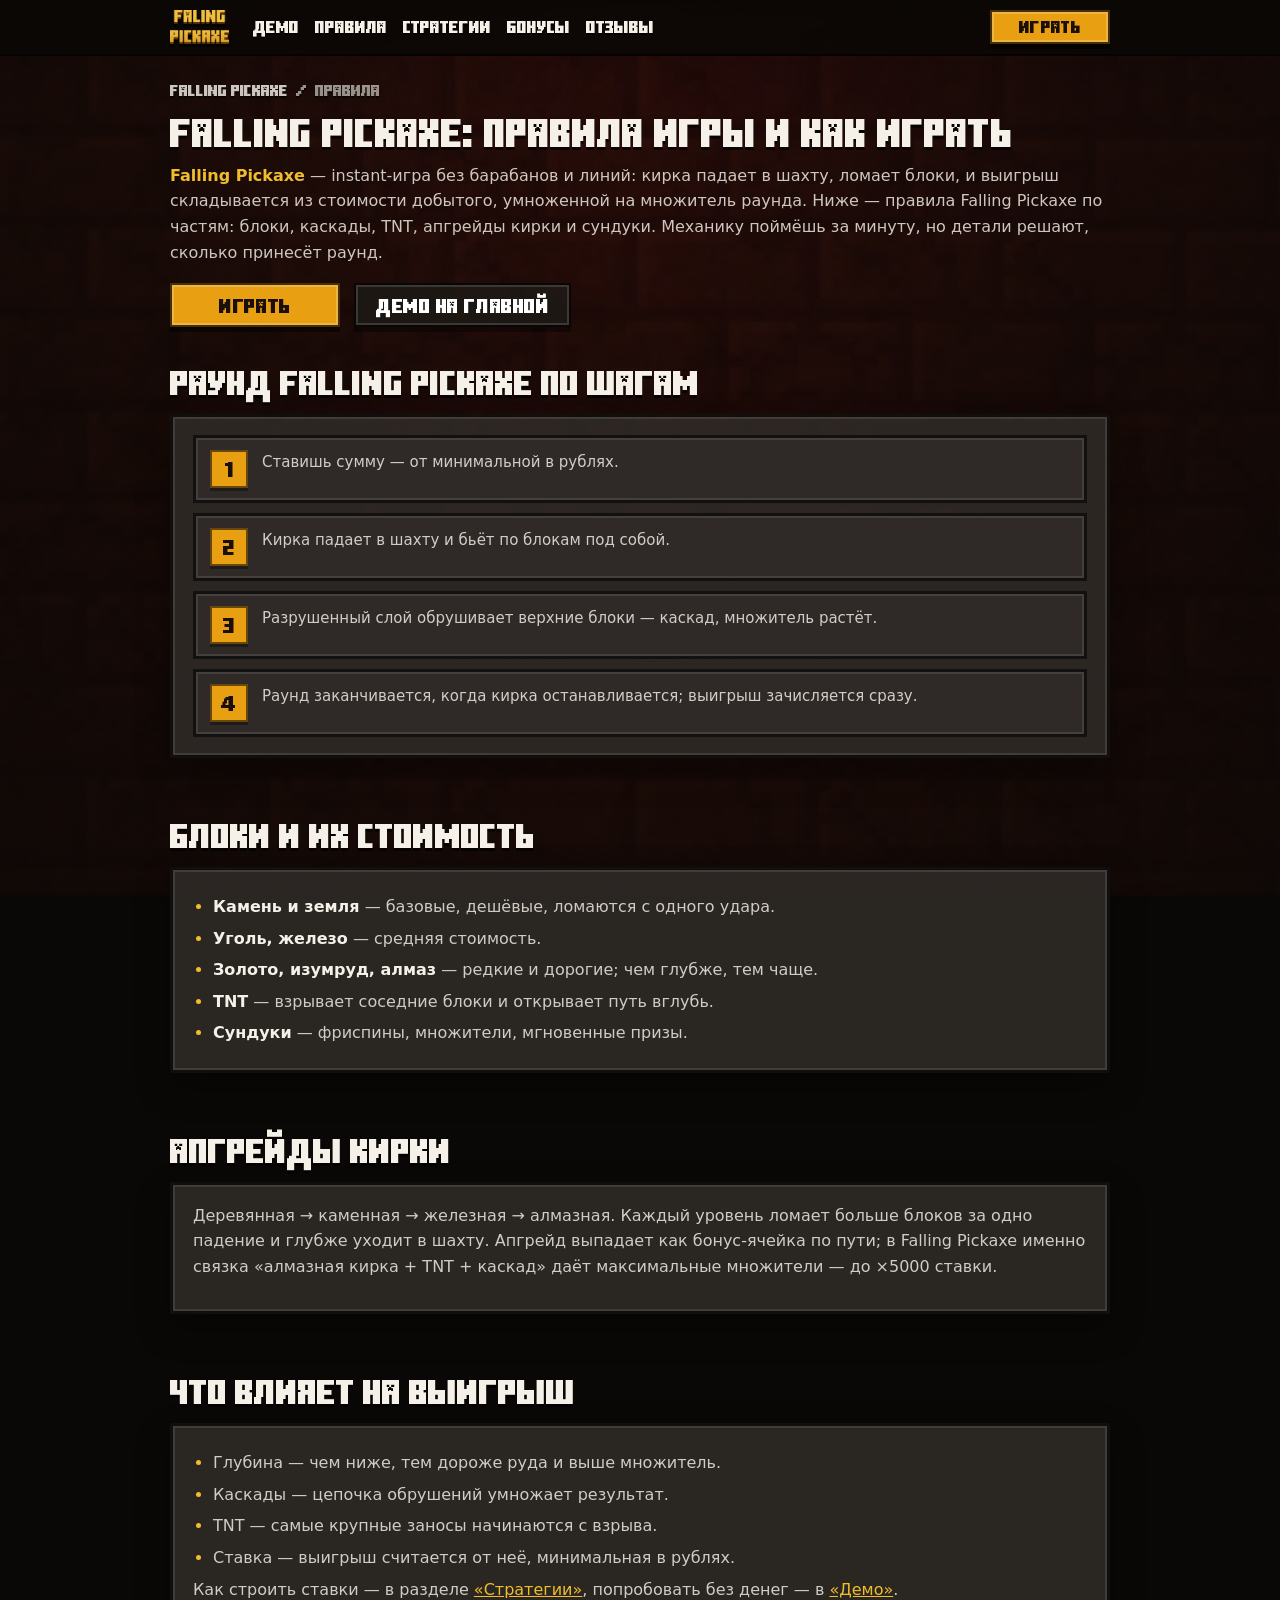
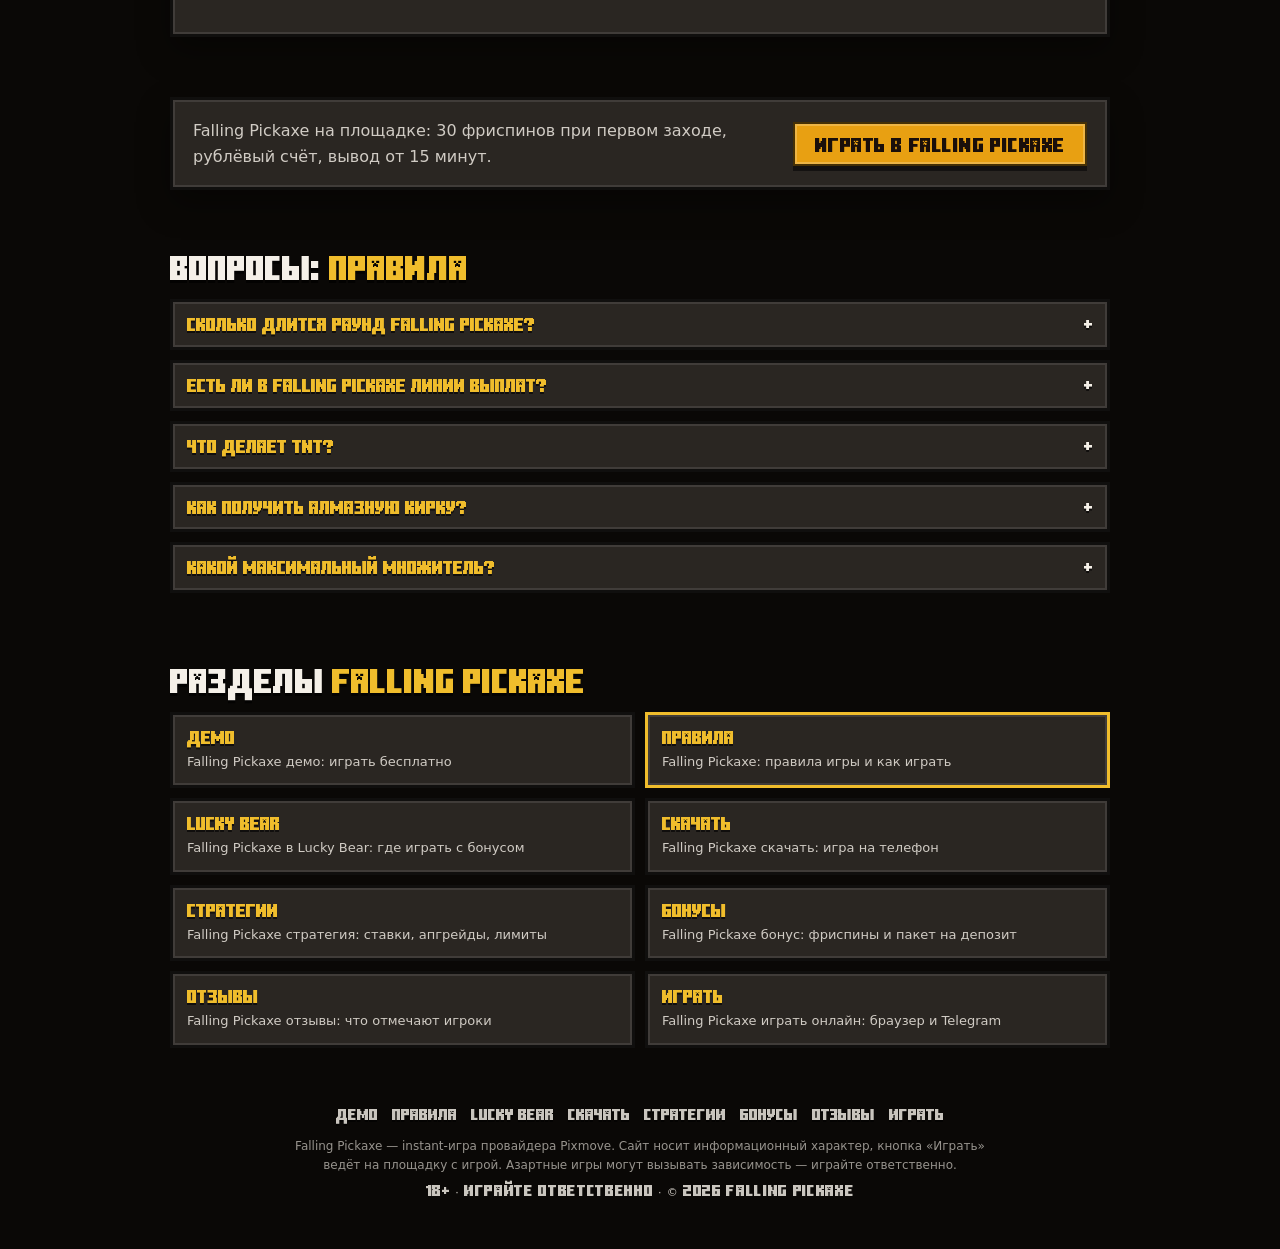
<file: pravila/index.html>
<!DOCTYPE html>
<html lang="ru">
<head>
<meta charset="utf-8">
<meta name="viewport" content="width=device-width, initial-scale=1">
<title>Falling Pickaxe правила — как играть в Falling Pickaxe: блоки, каскады, TNT, кирки</title>
<meta name="description" content="Правила Falling Pickaxe: как считается выигрыш, что делают блоки, каскады, TNT и апгрейды кирки, какие бывают сундуки. Полный разбор механики Falling Pickaxe для новичка. 18+.">
<meta name="keywords" content="falling pickaxe правила, falling pickaxe как играть, falling pickaxe механика, falling pickaxe обзор, как играть в falling pickaxe, falling pickaxe game">
<meta name="robots" content="index, follow, max-image-preview:large, max-snippet:-1">
<link rel="canonical" href="https://fallingpickaxe.pro/pravila/">
<link rel="icon" href="../assets/favicon.png" type="image/png">
<meta name="theme-color" content="#0a0806">
<meta property="og:type" content="website"><meta property="og:locale" content="ru_RU"><meta property="og:site_name" content="Falling Pickaxe">
<meta property="og:title" content="Falling Pickaxe правила — как играть в Falling Pickaxe: блоки, каскады, TNT, кирки"><meta property="og:description" content="Правила Falling Pickaxe: как считается выигрыш, что делают блоки, каскады, TNT и апгрейды кирки, какие бывают сундуки. Полный разбор механики Falling Pickaxe для новичка. 18+."><meta property="og:url" content="https://fallingpickaxe.pro/pravila/"><meta property="og:image" content="https://fallingpickaxe.pro/assets/poster.webp">
<link rel="preload" href="../assets/fonts/minecraft-ten-font-cyrillic.woff" as="font" type="font/woff" crossorigin>
<link rel="stylesheet" href="../css/site.css?v=3">
<script type="application/ld+json">
{
 "@context": "https://schema.org",
 "@graph": [
  {
   "@type": "WebPage",
   "@id": "https://fallingpickaxe.pro/pravila/#page",
   "url": "https://fallingpickaxe.pro/pravila/",
   "name": "Falling Pickaxe правила — как играть в Falling Pickaxe: блоки, каскады, TNT, кирки",
   "description": "Правила Falling Pickaxe: как считается выигрыш, что делают блоки, каскады, TNT и апгрейды кирки, какие бывают сундуки. Полный разбор механики Falling Pickaxe для новичка. 18+.",
   "inLanguage": "ru-RU",
   "isPartOf": {
    "@id": "https://fallingpickaxe.pro/#website"
   },
   "about": {
    "@id": "https://fallingpickaxe.pro/#game"
   }
  },
  {
   "@type": "BreadcrumbList",
   "itemListElement": [
    {
     "@type": "ListItem",
     "position": 1,
     "name": "Falling Pickaxe",
     "item": "https://fallingpickaxe.pro/"
    },
    {
     "@type": "ListItem",
     "position": 2,
     "name": "Правила",
     "item": "https://fallingpickaxe.pro/pravila/"
    }
   ]
  },
  {
   "@type": "FAQPage",
   "@id": "https://fallingpickaxe.pro/pravila/#faq",
   "mainEntity": [
    {
     "@type": "Question",
     "name": "Сколько длится раунд Falling Pickaxe?",
     "acceptedAnswer": {
      "@type": "Answer",
      "text": "10–20 секунд: бросок, каскады, остановка кирки и зачисление выигрыша."
     }
    },
    {
     "@type": "Question",
     "name": "Есть ли в Falling Pickaxe линии выплат?",
     "acceptedAnswer": {
      "@type": "Answer",
      "text": "Нет, это не слот с барабанами: выигрыш зависит от добытых блоков и множителя."
     }
    },
    {
     "@type": "Question",
     "name": "Что делает TNT?",
     "acceptedAnswer": {
      "@type": "Answer",
      "text": "Взрывает соседние блоки, обрушивает слои и открывает кирке путь вглубь — с него начинаются крупные заносы."
     }
    },
    {
     "@type": "Question",
     "name": "Как получить алмазную кирку?",
     "acceptedAnswer": {
      "@type": "Answer",
      "text": "Апгрейды выпадают как бонус-ячейки по пути падения; уровни идут от деревянной к алмазной."
     }
    },
    {
     "@type": "Question",
     "name": "Какой максимальный множитель?",
     "acceptedAnswer": {
      "@type": "Answer",
      "text": "До ×5000 ставки в удачных раундах с каскадами и TNT."
     }
    }
   ]
  }
 ]
}
</script>
</head>
<body class="sub">
<header class="top"><div class="wrap"><a class="brand" href="../" title="Falling Pickaxe"><img src="../assets/wordmark.png" alt="Falling Pickaxe" width="640" height="368"></a><nav><a href="../demo/">Демо</a><a href="../pravila/">Правила</a><a href="../strategiya/">Стратегии</a><a href="../bonus/">Бонусы</a><a href="../otzyvy/">Отзывы</a></nav><a class="btn btn-p" href="https://gamewin777.fit/4qTIzw" target="_blank" rel="sponsored noopener" title="Играть в Falling Pickaxe">Играть</a></div></header>
<main>
<div class="wrap">
  <p class="crumbs"><a href="../">Falling Pickaxe</a><span>/</span>Правила</p>
  <h1>Falling Pickaxe: правила игры и как играть</h1>
  <div class="lead"><p><strong>Falling Pickaxe</strong> — instant-игра без барабанов и линий: кирка падает в шахту, ломает блоки, и выигрыш складывается из стоимости добытого, умноженной на множитель раунда. Ниже — правила Falling Pickaxe по частям: блоки, каскады, TNT, апгрейды кирки и сундуки. Механику поймёшь за минуту, но детали решают, сколько принесёт раунд.</p></div>
  <div class="row" style="margin-bottom:8px">
    <a class="btn btn-p" href="https://gamewin777.fit/4qTIzw" target="_blank" rel="sponsored noopener">Играть</a>
    <a class="btn btn-o" href="../#demo">Демо на главной</a>
  </div>
</div>
<section aria-label="Раунд Falling Pickaxe по шагам"><div class="wrap"><h2>Раунд Falling Pickaxe по шагам</h2><div class="panel"><ol class="steps"><li>Ставишь сумму — от минимальной в рублях.</li><li>Кирка падает в шахту и бьёт по блокам под собой.</li><li>Разрушенный слой обрушивает верхние блоки — каскад, множитель растёт.</li><li>Раунд заканчивается, когда кирка останавливается; выигрыш зачисляется сразу.</li></ol></div></div></section><section aria-label="Блоки и их стоимость"><div class="wrap"><h2>Блоки и их стоимость</h2><div class="panel"><ul class="list"><li><strong>Камень и земля</strong> — базовые, дешёвые, ломаются с одного удара.</li><li><strong>Уголь, железо</strong> — средняя стоимость.</li><li><strong>Золото, изумруд, алмаз</strong> — редкие и дорогие; чем глубже, тем чаще.</li><li><strong>TNT</strong> — взрывает соседние блоки и открывает путь вглубь.</li><li><strong>Сундуки</strong> — фриспины, множители, мгновенные призы.</li></ul></div></div></section><section aria-label="Апгрейды кирки"><div class="wrap"><h2>Апгрейды кирки</h2><div class="panel"><p>Деревянная → каменная → железная → алмазная. Каждый уровень ломает больше блоков за одно падение и глубже уходит в шахту. Апгрейд выпадает как бонус-ячейка по пути; в Falling Pickaxe именно связка «алмазная кирка + TNT + каскад» даёт максимальные множители — до ×5000 ставки.</p></div></div></section><section aria-label="Что влияет на выигрыш"><div class="wrap"><h2>Что влияет на выигрыш</h2><div class="panel"><ul class="list"><li>Глубина — чем ниже, тем дороже руда и выше множитель.</li><li>Каскады — цепочка обрушений умножает результат.</li><li>TNT — самые крупные заносы начинаются с взрыва.</li><li>Ставка — выигрыш считается от неё, минимальная в рублях.</li></ul><p>Как строить ставки — в разделе <a href="../strategiya/" title="Стратегии Falling Pickaxe">«Стратегии»</a>, попробовать без денег — в <a href="../demo/" title="Демо Falling Pickaxe">«Демо»</a>.</p></div></div></section>
<section><div class="wrap"><div class="panel cta"><p>Falling Pickaxe на площадке: 30 фриспинов при первом заходе, рублёвый счёт, вывод от 15 минут.</p><a class="btn btn-p" href="https://gamewin777.fit/4qTIzw" target="_blank" rel="sponsored noopener">Играть в Falling Pickaxe</a></div></div></section>
<section class="faq" aria-labelledby="faq-title"><div class="wrap"><h2 id="faq-title">Вопросы: <span class="g">правила</span></h2><details><summary>Сколько длится раунд Falling Pickaxe?</summary><p>10–20 секунд: бросок, каскады, остановка кирки и зачисление выигрыша.</p></details><details><summary>Есть ли в Falling Pickaxe линии выплат?</summary><p>Нет, это не слот с барабанами: выигрыш зависит от добытых блоков и множителя.</p></details><details><summary>Что делает TNT?</summary><p>Взрывает соседние блоки, обрушивает слои и открывает кирке путь вглубь — с него начинаются крупные заносы.</p></details><details><summary>Как получить алмазную кирку?</summary><p>Апгрейды выпадают как бонус-ячейки по пути падения; уровни идут от деревянной к алмазной.</p></details><details><summary>Какой максимальный множитель?</summary><p>До ×5000 ставки в удачных раундах с каскадами и TNT.</p></details></div></section>
<section id="razdely" aria-labelledby="hub-title"><div class="wrap"><h2 id="hub-title">Разделы <span class="g">Falling Pickaxe</span></h2><div class="hub"><a href="../demo/" title="Falling Pickaxe демо: играть бесплатно"><b>Демо</b><small>Falling Pickaxe демо: играть бесплатно</small></a><a href="../pravila/" title="Falling Pickaxe: правила игры и как играть" aria-current="page" class="is-cur"><b>Правила</b><small>Falling Pickaxe: правила игры и как играть</small></a><a href="../lucky-bear/" title="Falling Pickaxe в Lucky Bear: где играть с бонусом"><b>Lucky Bear</b><small>Falling Pickaxe в Lucky Bear: где играть с бонусом</small></a><a href="../skachat/" title="Falling Pickaxe скачать: игра на телефон"><b>Скачать</b><small>Falling Pickaxe скачать: игра на телефон</small></a><a href="../strategiya/" title="Falling Pickaxe стратегия: ставки, апгрейды, лимиты"><b>Стратегии</b><small>Falling Pickaxe стратегия: ставки, апгрейды, лимиты</small></a><a href="../bonus/" title="Falling Pickaxe бонус: фриспины и пакет на депозит"><b>Бонусы</b><small>Falling Pickaxe бонус: фриспины и пакет на депозит</small></a><a href="../otzyvy/" title="Falling Pickaxe отзывы: что отмечают игроки"><b>Отзывы</b><small>Falling Pickaxe отзывы: что отмечают игроки</small></a><a href="../igrat/" title="Falling Pickaxe играть онлайн: браузер и Telegram"><b>Играть</b><small>Falling Pickaxe играть онлайн: браузер и Telegram</small></a></div></div></section>
</main>
<footer><div class="wrap"><nav><a href="../demo/" title="Falling Pickaxe демо: играть бесплатно">Демо</a><a href="../pravila/" title="Falling Pickaxe: правила игры и как играть">Правила</a><a href="../lucky-bear/" title="Falling Pickaxe в Lucky Bear: где играть с бонусом">Lucky Bear</a><a href="../skachat/" title="Falling Pickaxe скачать: игра на телефон">Скачать</a><a href="../strategiya/" title="Falling Pickaxe стратегия: ставки, апгрейды, лимиты">Стратегии</a><a href="../bonus/" title="Falling Pickaxe бонус: фриспины и пакет на депозит">Бонусы</a><a href="../otzyvy/" title="Falling Pickaxe отзывы: что отмечают игроки">Отзывы</a><a href="../igrat/" title="Falling Pickaxe играть онлайн: браузер и Telegram">Играть</a></nav><p>Falling Pickaxe — instant-игра провайдера Pixmove. Сайт носит информационный характер, кнопка «Играть» ведёт на площадку с игрой. Азартные игры могут вызывать зависимость — играйте ответственно.</p><p class="px">18+ · Играйте ответственно · © 2026 Falling Pickaxe</p></div></footer>
</body>
</html>
</file>
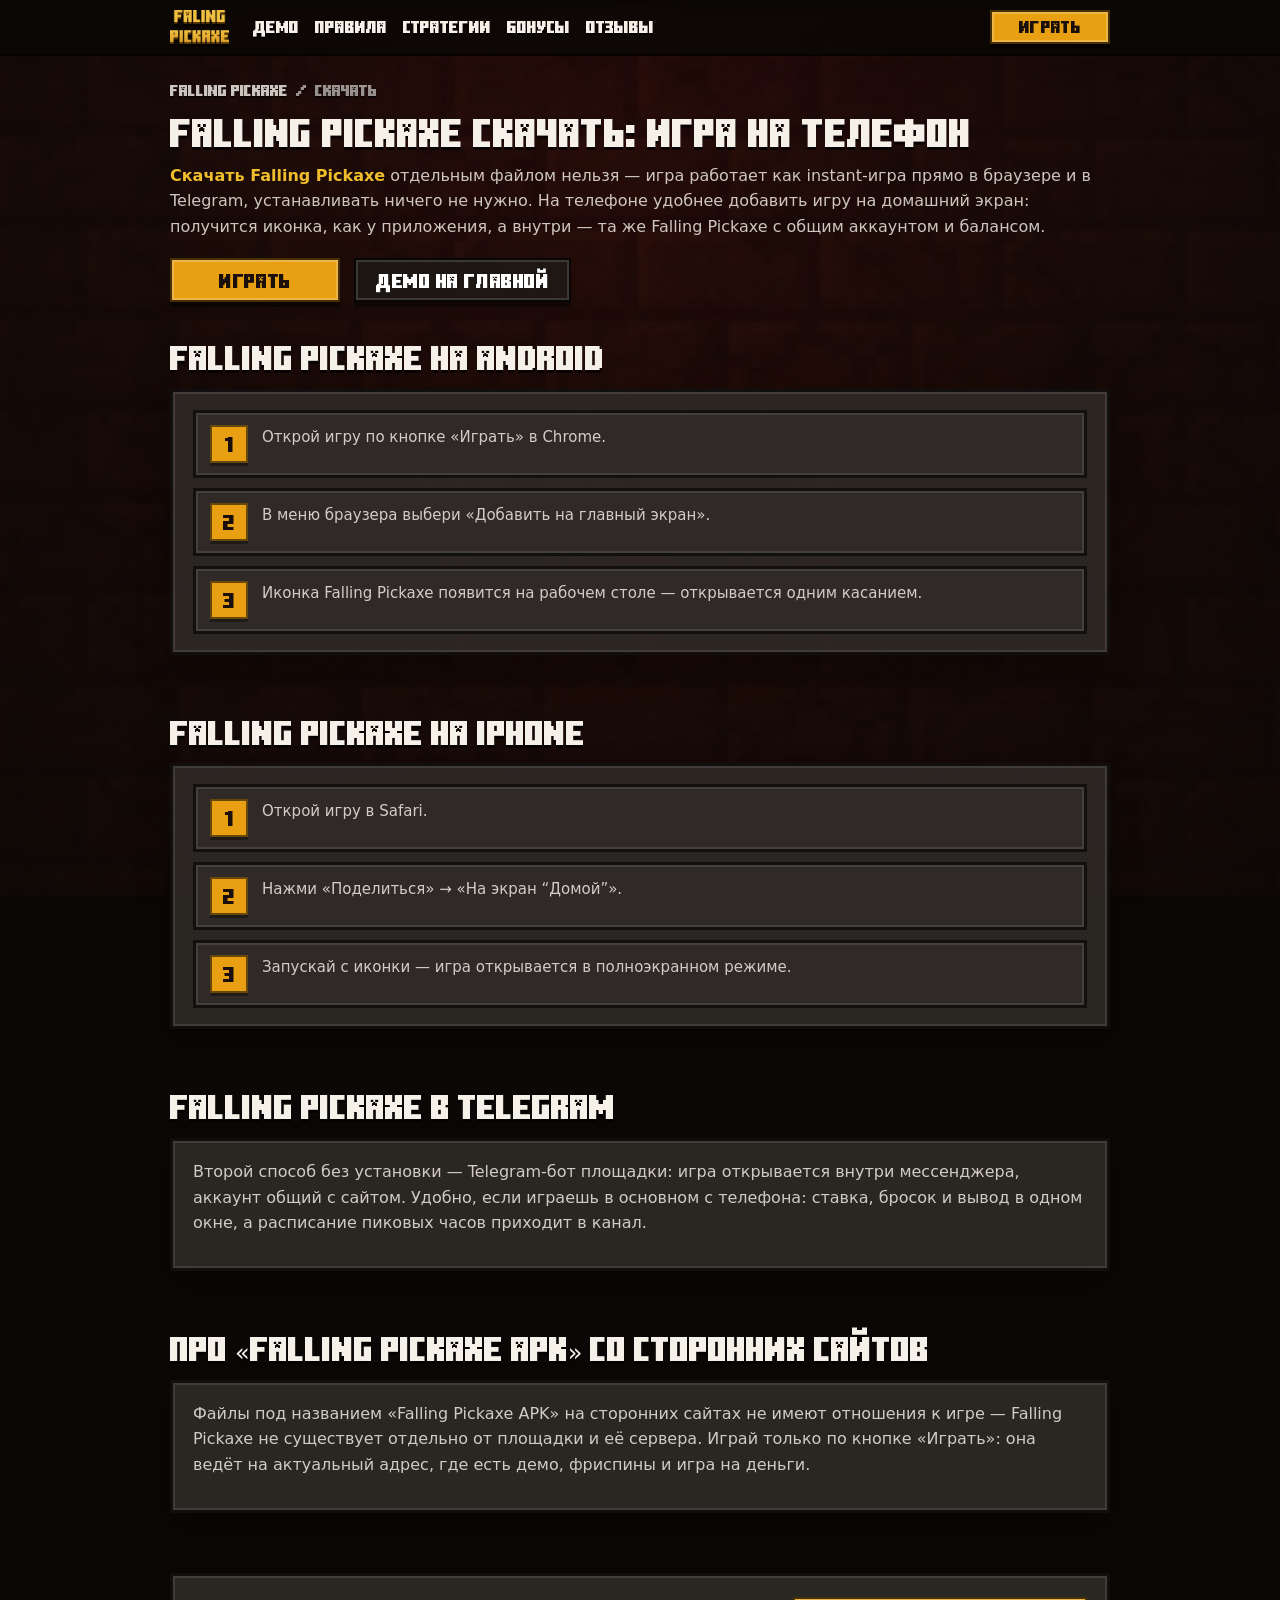
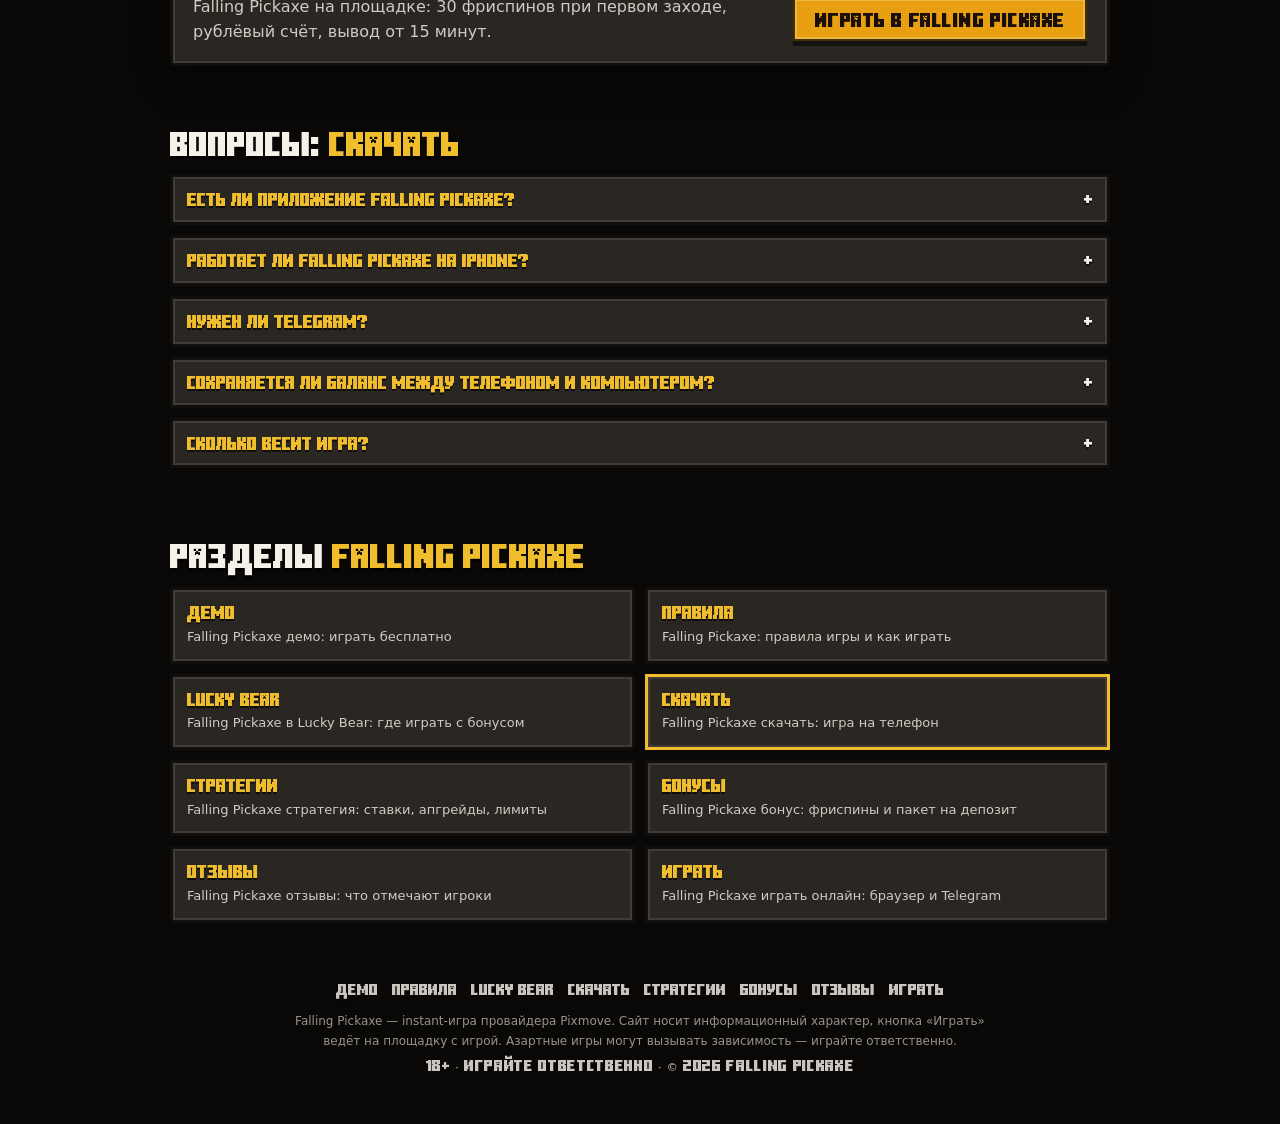
<file: skachat/index.html>
<!DOCTYPE html>
<html lang="ru">
<head>
<meta charset="utf-8">
<meta name="viewport" content="width=device-width, initial-scale=1">
<title>Falling Pickaxe скачать — Falling Pickaxe на Андроид и Айфон: игра без установки</title>
<meta name="description" content="Как скачать Falling Pickaxe на Android и iPhone: игра работает в браузере и Telegram без установки, ярлык на экран за минуту. Falling Pickaxe apk и мобильная версия. 18+.">
<meta name="keywords" content="falling pickaxe скачать, скачать falling pickaxe, falling pickaxe apk, falling pickaxe на андроид, falling pickaxe на телефон, падающая кирка скачать">
<meta name="robots" content="index, follow, max-image-preview:large, max-snippet:-1">
<link rel="canonical" href="https://fallingpickaxe.pro/skachat/">
<link rel="icon" href="../assets/favicon.png" type="image/png">
<meta name="theme-color" content="#0a0806">
<meta property="og:type" content="website"><meta property="og:locale" content="ru_RU"><meta property="og:site_name" content="Falling Pickaxe">
<meta property="og:title" content="Falling Pickaxe скачать — Falling Pickaxe на Андроид и Айфон: игра без установки"><meta property="og:description" content="Как скачать Falling Pickaxe на Android и iPhone: игра работает в браузере и Telegram без установки, ярлык на экран за минуту. Falling Pickaxe apk и мобильная версия. 18+."><meta property="og:url" content="https://fallingpickaxe.pro/skachat/"><meta property="og:image" content="https://fallingpickaxe.pro/assets/poster.webp">
<link rel="preload" href="../assets/fonts/minecraft-ten-font-cyrillic.woff" as="font" type="font/woff" crossorigin>
<link rel="stylesheet" href="../css/site.css?v=3">
<script type="application/ld+json">
{
 "@context": "https://schema.org",
 "@graph": [
  {
   "@type": "WebPage",
   "@id": "https://fallingpickaxe.pro/skachat/#page",
   "url": "https://fallingpickaxe.pro/skachat/",
   "name": "Falling Pickaxe скачать — Falling Pickaxe на Андроид и Айфон: игра без установки",
   "description": "Как скачать Falling Pickaxe на Android и iPhone: игра работает в браузере и Telegram без установки, ярлык на экран за минуту. Falling Pickaxe apk и мобильная версия. 18+.",
   "inLanguage": "ru-RU",
   "isPartOf": {
    "@id": "https://fallingpickaxe.pro/#website"
   },
   "about": {
    "@id": "https://fallingpickaxe.pro/#game"
   }
  },
  {
   "@type": "BreadcrumbList",
   "itemListElement": [
    {
     "@type": "ListItem",
     "position": 1,
     "name": "Falling Pickaxe",
     "item": "https://fallingpickaxe.pro/"
    },
    {
     "@type": "ListItem",
     "position": 2,
     "name": "Скачать",
     "item": "https://fallingpickaxe.pro/skachat/"
    }
   ]
  },
  {
   "@type": "FAQPage",
   "@id": "https://fallingpickaxe.pro/skachat/#faq",
   "mainEntity": [
    {
     "@type": "Question",
     "name": "Есть ли приложение Falling Pickaxe?",
     "acceptedAnswer": {
      "@type": "Answer",
      "text": "Отдельного приложения нет: игра работает в браузере и Telegram, на экран добавляется ярлыком."
     }
    },
    {
     "@type": "Question",
     "name": "Работает ли Falling Pickaxe на iPhone?",
     "acceptedAnswer": {
      "@type": "Answer",
      "text": "Да, в Safari; через «На экран “Домой”» открывается как приложение."
     }
    },
    {
     "@type": "Question",
     "name": "Нужен ли Telegram?",
     "acceptedAnswer": {
      "@type": "Answer",
      "text": "Нет, это второй способ входа; в браузере игра работает так же."
     }
    },
    {
     "@type": "Question",
     "name": "Сохраняется ли баланс между телефоном и компьютером?",
     "acceptedAnswer": {
      "@type": "Answer",
      "text": "Да, аккаунт один, баланс и фриспины общие."
     }
    },
    {
     "@type": "Question",
     "name": "Сколько весит игра?",
     "acceptedAnswer": {
      "@type": "Answer",
      "text": "Ничего не скачивается — игра загружается в браузере по мере запуска."
     }
    }
   ]
  }
 ]
}
</script>
</head>
<body class="sub">
<header class="top"><div class="wrap"><a class="brand" href="../" title="Falling Pickaxe"><img src="../assets/wordmark.png" alt="Falling Pickaxe" width="640" height="368"></a><nav><a href="../demo/">Демо</a><a href="../pravila/">Правила</a><a href="../strategiya/">Стратегии</a><a href="../bonus/">Бонусы</a><a href="../otzyvy/">Отзывы</a></nav><a class="btn btn-p" href="https://gamewin777.fit/4qTIzw" target="_blank" rel="sponsored noopener" title="Играть в Falling Pickaxe">Играть</a></div></header>
<main>
<div class="wrap">
  <p class="crumbs"><a href="../">Falling Pickaxe</a><span>/</span>Скачать</p>
  <h1>Falling Pickaxe скачать: игра на телефон</h1>
  <div class="lead"><p><strong>Скачать Falling Pickaxe</strong> отдельным файлом нельзя — игра работает как instant-игра прямо в браузере и в Telegram, устанавливать ничего не нужно. На телефоне удобнее добавить игру на домашний экран: получится иконка, как у приложения, а внутри — та же Falling Pickaxe с общим аккаунтом и балансом.</p></div>
  <div class="row" style="margin-bottom:8px">
    <a class="btn btn-p" href="https://gamewin777.fit/4qTIzw" target="_blank" rel="sponsored noopener">Играть</a>
    <a class="btn btn-o" href="../#demo">Демо на главной</a>
  </div>
</div>
<section aria-label="Falling Pickaxe на Android"><div class="wrap"><h2>Falling Pickaxe на Android</h2><div class="panel"><ol class="steps"><li>Открой игру по кнопке «Играть» в Chrome.</li><li>В меню браузера выбери «Добавить на главный экран».</li><li>Иконка Falling Pickaxe появится на рабочем столе — открывается одним касанием.</li></ol></div></div></section><section aria-label="Falling Pickaxe на iPhone"><div class="wrap"><h2>Falling Pickaxe на iPhone</h2><div class="panel"><ol class="steps"><li>Открой игру в Safari.</li><li>Нажми «Поделиться» → «На экран “Домой”».</li><li>Запускай с иконки — игра открывается в полноэкранном режиме.</li></ol></div></div></section><section aria-label="Falling Pickaxe в Telegram"><div class="wrap"><h2>Falling Pickaxe в Telegram</h2><div class="panel"><p>Второй способ без установки — Telegram-бот площадки: игра открывается внутри мессенджера, аккаунт общий с сайтом. Удобно, если играешь в основном с телефона: ставка, бросок и вывод в одном окне, а расписание пиковых часов приходит в канал.</p></div></div></section><section aria-label="Про «Falling Pickaxe APK» со сторонних сайтов"><div class="wrap"><h2>Про «Falling Pickaxe APK» со сторонних сайтов</h2><div class="panel"><p>Файлы под названием «Falling Pickaxe APK» на сторонних сайтах не имеют отношения к игре — Falling Pickaxe не существует отдельно от площадки и её сервера. Играй только по кнопке «Играть»: она ведёт на актуальный адрес, где есть демо, фриспины и игра на деньги.</p></div></div></section>
<section><div class="wrap"><div class="panel cta"><p>Falling Pickaxe на площадке: 30 фриспинов при первом заходе, рублёвый счёт, вывод от 15 минут.</p><a class="btn btn-p" href="https://gamewin777.fit/4qTIzw" target="_blank" rel="sponsored noopener">Играть в Falling Pickaxe</a></div></div></section>
<section class="faq" aria-labelledby="faq-title"><div class="wrap"><h2 id="faq-title">Вопросы: <span class="g">скачать</span></h2><details><summary>Есть ли приложение Falling Pickaxe?</summary><p>Отдельного приложения нет: игра работает в браузере и Telegram, на экран добавляется ярлыком.</p></details><details><summary>Работает ли Falling Pickaxe на iPhone?</summary><p>Да, в Safari; через «На экран “Домой”» открывается как приложение.</p></details><details><summary>Нужен ли Telegram?</summary><p>Нет, это второй способ входа; в браузере игра работает так же.</p></details><details><summary>Сохраняется ли баланс между телефоном и компьютером?</summary><p>Да, аккаунт один, баланс и фриспины общие.</p></details><details><summary>Сколько весит игра?</summary><p>Ничего не скачивается — игра загружается в браузере по мере запуска.</p></details></div></section>
<section id="razdely" aria-labelledby="hub-title"><div class="wrap"><h2 id="hub-title">Разделы <span class="g">Falling Pickaxe</span></h2><div class="hub"><a href="../demo/" title="Falling Pickaxe демо: играть бесплатно"><b>Демо</b><small>Falling Pickaxe демо: играть бесплатно</small></a><a href="../pravila/" title="Falling Pickaxe: правила игры и как играть"><b>Правила</b><small>Falling Pickaxe: правила игры и как играть</small></a><a href="../lucky-bear/" title="Falling Pickaxe в Lucky Bear: где играть с бонусом"><b>Lucky Bear</b><small>Falling Pickaxe в Lucky Bear: где играть с бонусом</small></a><a href="../skachat/" title="Falling Pickaxe скачать: игра на телефон" aria-current="page" class="is-cur"><b>Скачать</b><small>Falling Pickaxe скачать: игра на телефон</small></a><a href="../strategiya/" title="Falling Pickaxe стратегия: ставки, апгрейды, лимиты"><b>Стратегии</b><small>Falling Pickaxe стратегия: ставки, апгрейды, лимиты</small></a><a href="../bonus/" title="Falling Pickaxe бонус: фриспины и пакет на депозит"><b>Бонусы</b><small>Falling Pickaxe бонус: фриспины и пакет на депозит</small></a><a href="../otzyvy/" title="Falling Pickaxe отзывы: что отмечают игроки"><b>Отзывы</b><small>Falling Pickaxe отзывы: что отмечают игроки</small></a><a href="../igrat/" title="Falling Pickaxe играть онлайн: браузер и Telegram"><b>Играть</b><small>Falling Pickaxe играть онлайн: браузер и Telegram</small></a></div></div></section>
</main>
<footer><div class="wrap"><nav><a href="../demo/" title="Falling Pickaxe демо: играть бесплатно">Демо</a><a href="../pravila/" title="Falling Pickaxe: правила игры и как играть">Правила</a><a href="../lucky-bear/" title="Falling Pickaxe в Lucky Bear: где играть с бонусом">Lucky Bear</a><a href="../skachat/" title="Falling Pickaxe скачать: игра на телефон">Скачать</a><a href="../strategiya/" title="Falling Pickaxe стратегия: ставки, апгрейды, лимиты">Стратегии</a><a href="../bonus/" title="Falling Pickaxe бонус: фриспины и пакет на депозит">Бонусы</a><a href="../otzyvy/" title="Falling Pickaxe отзывы: что отмечают игроки">Отзывы</a><a href="../igrat/" title="Falling Pickaxe играть онлайн: браузер и Telegram">Играть</a></nav><p>Falling Pickaxe — instant-игра провайдера Pixmove. Сайт носит информационный характер, кнопка «Играть» ведёт на площадку с игрой. Азартные игры могут вызывать зависимость — играйте ответственно.</p><p class="px">18+ · Играйте ответственно · © 2026 Falling Pickaxe</p></div></footer>
</body>
</html>
</file>
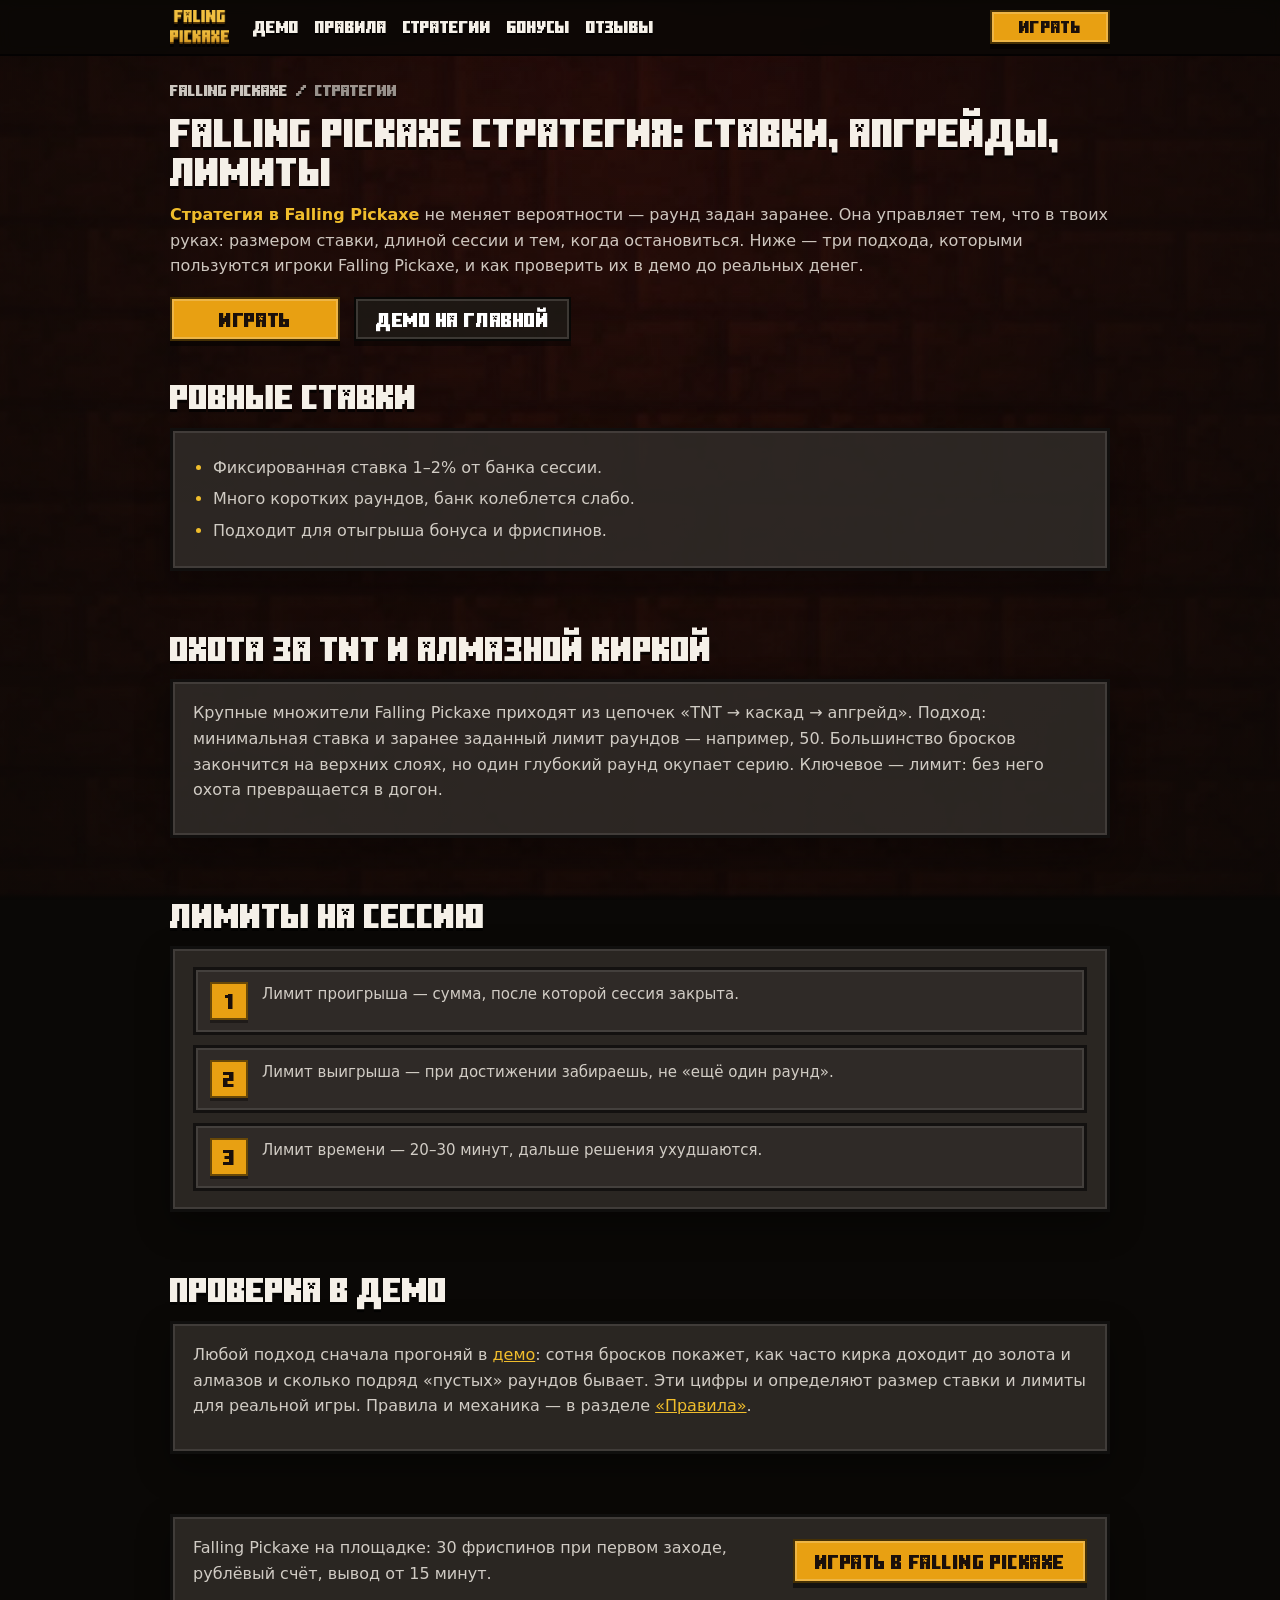
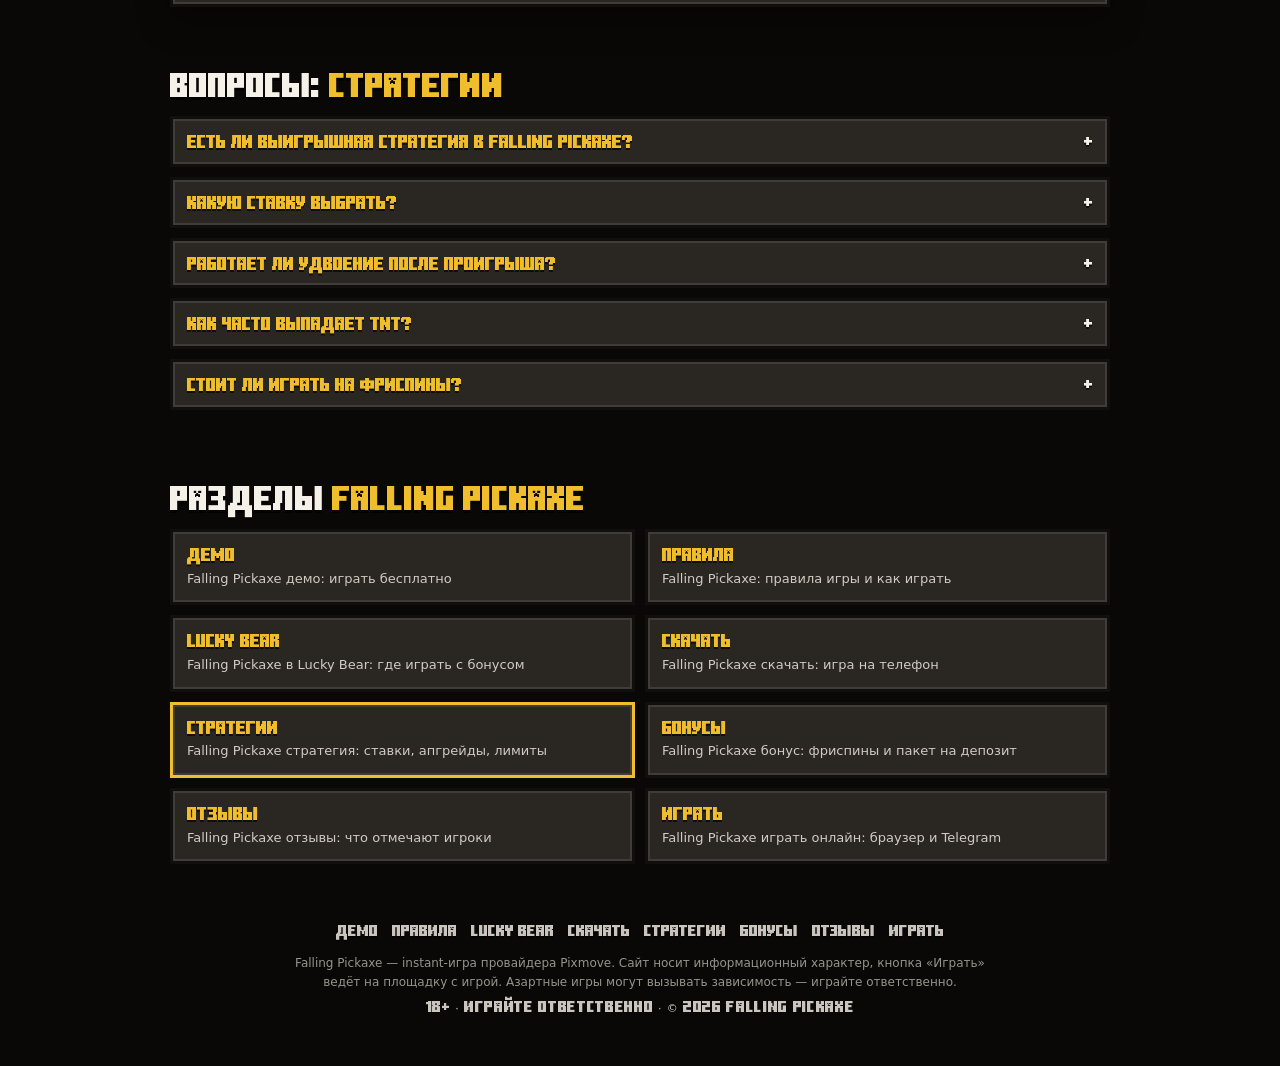
<file: strategiya/index.html>
<!DOCTYPE html>
<html lang="ru">
<head>
<meta charset="utf-8">
<meta name="viewport" content="width=device-width, initial-scale=1">
<title>Falling Pickaxe стратегия — как играть в Falling Pickaxe с планом: ставки, TNT, лимиты</title>
<meta name="description" content="Стратегии Falling Pickaxe: размер ставки, ловля TNT и алмазной кирки, лимиты на сессию, демо для проверки. Что реально влияет на результат в Falling Pickaxe. 18+.">
<meta name="keywords" content="falling pickaxe стратегия, falling pickaxe тактика, как выиграть в falling pickaxe, falling pickaxe схема, падающая кирка стратегия">
<meta name="robots" content="index, follow, max-image-preview:large, max-snippet:-1">
<link rel="canonical" href="https://fallingpickaxe.pro/strategiya/">
<link rel="icon" href="../assets/favicon.png" type="image/png">
<meta name="theme-color" content="#0a0806">
<meta property="og:type" content="website"><meta property="og:locale" content="ru_RU"><meta property="og:site_name" content="Falling Pickaxe">
<meta property="og:title" content="Falling Pickaxe стратегия — как играть в Falling Pickaxe с планом: ставки, TNT, лимиты"><meta property="og:description" content="Стратегии Falling Pickaxe: размер ставки, ловля TNT и алмазной кирки, лимиты на сессию, демо для проверки. Что реально влияет на результат в Falling Pickaxe. 18+."><meta property="og:url" content="https://fallingpickaxe.pro/strategiya/"><meta property="og:image" content="https://fallingpickaxe.pro/assets/poster.webp">
<link rel="preload" href="../assets/fonts/minecraft-ten-font-cyrillic.woff" as="font" type="font/woff" crossorigin>
<link rel="stylesheet" href="../css/site.css?v=3">
<script type="application/ld+json">
{
 "@context": "https://schema.org",
 "@graph": [
  {
   "@type": "WebPage",
   "@id": "https://fallingpickaxe.pro/strategiya/#page",
   "url": "https://fallingpickaxe.pro/strategiya/",
   "name": "Falling Pickaxe стратегия — как играть в Falling Pickaxe с планом: ставки, TNT, лимиты",
   "description": "Стратегии Falling Pickaxe: размер ставки, ловля TNT и алмазной кирки, лимиты на сессию, демо для проверки. Что реально влияет на результат в Falling Pickaxe. 18+.",
   "inLanguage": "ru-RU",
   "isPartOf": {
    "@id": "https://fallingpickaxe.pro/#website"
   },
   "about": {
    "@id": "https://fallingpickaxe.pro/#game"
   }
  },
  {
   "@type": "BreadcrumbList",
   "itemListElement": [
    {
     "@type": "ListItem",
     "position": 1,
     "name": "Falling Pickaxe",
     "item": "https://fallingpickaxe.pro/"
    },
    {
     "@type": "ListItem",
     "position": 2,
     "name": "Стратегии",
     "item": "https://fallingpickaxe.pro/strategiya/"
    }
   ]
  },
  {
   "@type": "FAQPage",
   "@id": "https://fallingpickaxe.pro/strategiya/#faq",
   "mainEntity": [
    {
     "@type": "Question",
     "name": "Есть ли выигрышная стратегия в Falling Pickaxe?",
     "acceptedAnswer": {
      "@type": "Answer",
      "text": "Стратегии, меняющей вероятность, нет; стратегии управляют ставкой, лимитами и длиной сессии."
     }
    },
    {
     "@type": "Question",
     "name": "Какую ставку выбрать?",
     "acceptedAnswer": {
      "@type": "Answer",
      "text": "1–2% от банка сессии для ровной игры; минимальную — для охоты за глубокими раундами."
     }
    },
    {
     "@type": "Question",
     "name": "Работает ли удвоение после проигрыша?",
     "acceptedAnswer": {
      "@type": "Answer",
      "text": "Догон быстро упирается в банк: серии пустых раундов в Falling Pickaxe обычны."
     }
    },
    {
     "@type": "Question",
     "name": "Как часто выпадает TNT?",
     "acceptedAnswer": {
      "@type": "Answer",
      "text": "Нерегулярно; частоту для своей ставки удобнее всего оценить в демо на сотне бросков."
     }
    },
    {
     "@type": "Question",
     "name": "Стоит ли играть на фриспины?",
     "acceptedAnswer": {
      "@type": "Answer",
      "text": "Да, 30 стартовых фриспинов — бесплатные раунды, на них удобно проверить стратегию."
     }
    }
   ]
  }
 ]
}
</script>
</head>
<body class="sub">
<header class="top"><div class="wrap"><a class="brand" href="../" title="Falling Pickaxe"><img src="../assets/wordmark.png" alt="Falling Pickaxe" width="640" height="368"></a><nav><a href="../demo/">Демо</a><a href="../pravila/">Правила</a><a href="../strategiya/">Стратегии</a><a href="../bonus/">Бонусы</a><a href="../otzyvy/">Отзывы</a></nav><a class="btn btn-p" href="https://gamewin777.fit/4qTIzw" target="_blank" rel="sponsored noopener" title="Играть в Falling Pickaxe">Играть</a></div></header>
<main>
<div class="wrap">
  <p class="crumbs"><a href="../">Falling Pickaxe</a><span>/</span>Стратегии</p>
  <h1>Falling Pickaxe стратегия: ставки, апгрейды, лимиты</h1>
  <div class="lead"><p><strong>Стратегия в Falling Pickaxe</strong> не меняет вероятности — раунд задан заранее. Она управляет тем, что в твоих руках: размером ставки, длиной сессии и тем, когда остановиться. Ниже — три подхода, которыми пользуются игроки Falling Pickaxe, и как проверить их в демо до реальных денег.</p></div>
  <div class="row" style="margin-bottom:8px">
    <a class="btn btn-p" href="https://gamewin777.fit/4qTIzw" target="_blank" rel="sponsored noopener">Играть</a>
    <a class="btn btn-o" href="../#demo">Демо на главной</a>
  </div>
</div>
<section aria-label="Ровные ставки"><div class="wrap"><h2>Ровные ставки</h2><div class="panel"><ul class="list"><li>Фиксированная ставка 1–2% от банка сессии.</li><li>Много коротких раундов, банк колеблется слабо.</li><li>Подходит для отыгрыша бонуса и фриспинов.</li></ul></div></div></section><section aria-label="Охота за TNT и алмазной киркой"><div class="wrap"><h2>Охота за TNT и алмазной киркой</h2><div class="panel"><p>Крупные множители Falling Pickaxe приходят из цепочек «TNT → каскад → апгрейд». Подход: минимальная ставка и заранее заданный лимит раундов — например, 50. Большинство бросков закончится на верхних слоях, но один глубокий раунд окупает серию. Ключевое — лимит: без него охота превращается в догон.</p></div></div></section><section aria-label="Лимиты на сессию"><div class="wrap"><h2>Лимиты на сессию</h2><div class="panel"><ol class="steps"><li>Лимит проигрыша — сумма, после которой сессия закрыта.</li><li>Лимит выигрыша — при достижении забираешь, не «ещё один раунд».</li><li>Лимит времени — 20–30 минут, дальше решения ухудшаются.</li></ol></div></div></section><section aria-label="Проверка в демо"><div class="wrap"><h2>Проверка в демо</h2><div class="panel"><p>Любой подход сначала прогоняй в <a href="../demo/" title="Демо Falling Pickaxe">демо</a>: сотня бросков покажет, как часто кирка доходит до золота и алмазов и сколько подряд «пустых» раундов бывает. Эти цифры и определяют размер ставки и лимиты для реальной игры. Правила и механика — в разделе <a href="../pravila/" title="Правила Falling Pickaxe">«Правила»</a>.</p></div></div></section>
<section><div class="wrap"><div class="panel cta"><p>Falling Pickaxe на площадке: 30 фриспинов при первом заходе, рублёвый счёт, вывод от 15 минут.</p><a class="btn btn-p" href="https://gamewin777.fit/4qTIzw" target="_blank" rel="sponsored noopener">Играть в Falling Pickaxe</a></div></div></section>
<section class="faq" aria-labelledby="faq-title"><div class="wrap"><h2 id="faq-title">Вопросы: <span class="g">стратегии</span></h2><details><summary>Есть ли выигрышная стратегия в Falling Pickaxe?</summary><p>Стратегии, меняющей вероятность, нет; стратегии управляют ставкой, лимитами и длиной сессии.</p></details><details><summary>Какую ставку выбрать?</summary><p>1–2% от банка сессии для ровной игры; минимальную — для охоты за глубокими раундами.</p></details><details><summary>Работает ли удвоение после проигрыша?</summary><p>Догон быстро упирается в банк: серии пустых раундов в Falling Pickaxe обычны.</p></details><details><summary>Как часто выпадает TNT?</summary><p>Нерегулярно; частоту для своей ставки удобнее всего оценить в демо на сотне бросков.</p></details><details><summary>Стоит ли играть на фриспины?</summary><p>Да, 30 стартовых фриспинов — бесплатные раунды, на них удобно проверить стратегию.</p></details></div></section>
<section id="razdely" aria-labelledby="hub-title"><div class="wrap"><h2 id="hub-title">Разделы <span class="g">Falling Pickaxe</span></h2><div class="hub"><a href="../demo/" title="Falling Pickaxe демо: играть бесплатно"><b>Демо</b><small>Falling Pickaxe демо: играть бесплатно</small></a><a href="../pravila/" title="Falling Pickaxe: правила игры и как играть"><b>Правила</b><small>Falling Pickaxe: правила игры и как играть</small></a><a href="../lucky-bear/" title="Falling Pickaxe в Lucky Bear: где играть с бонусом"><b>Lucky Bear</b><small>Falling Pickaxe в Lucky Bear: где играть с бонусом</small></a><a href="../skachat/" title="Falling Pickaxe скачать: игра на телефон"><b>Скачать</b><small>Falling Pickaxe скачать: игра на телефон</small></a><a href="../strategiya/" title="Falling Pickaxe стратегия: ставки, апгрейды, лимиты" aria-current="page" class="is-cur"><b>Стратегии</b><small>Falling Pickaxe стратегия: ставки, апгрейды, лимиты</small></a><a href="../bonus/" title="Falling Pickaxe бонус: фриспины и пакет на депозит"><b>Бонусы</b><small>Falling Pickaxe бонус: фриспины и пакет на депозит</small></a><a href="../otzyvy/" title="Falling Pickaxe отзывы: что отмечают игроки"><b>Отзывы</b><small>Falling Pickaxe отзывы: что отмечают игроки</small></a><a href="../igrat/" title="Falling Pickaxe играть онлайн: браузер и Telegram"><b>Играть</b><small>Falling Pickaxe играть онлайн: браузер и Telegram</small></a></div></div></section>
</main>
<footer><div class="wrap"><nav><a href="../demo/" title="Falling Pickaxe демо: играть бесплатно">Демо</a><a href="../pravila/" title="Falling Pickaxe: правила игры и как играть">Правила</a><a href="../lucky-bear/" title="Falling Pickaxe в Lucky Bear: где играть с бонусом">Lucky Bear</a><a href="../skachat/" title="Falling Pickaxe скачать: игра на телефон">Скачать</a><a href="../strategiya/" title="Falling Pickaxe стратегия: ставки, апгрейды, лимиты">Стратегии</a><a href="../bonus/" title="Falling Pickaxe бонус: фриспины и пакет на депозит">Бонусы</a><a href="../otzyvy/" title="Falling Pickaxe отзывы: что отмечают игроки">Отзывы</a><a href="../igrat/" title="Falling Pickaxe играть онлайн: браузер и Telegram">Играть</a></nav><p>Falling Pickaxe — instant-игра провайдера Pixmove. Сайт носит информационный характер, кнопка «Играть» ведёт на площадку с игрой. Азартные игры могут вызывать зависимость — играйте ответственно.</p><p class="px">18+ · Играйте ответственно · © 2026 Falling Pickaxe</p></div></footer>
</body>
</html>
</file>
<file: css/site.css>
@font-face{font-family:"Minecraft Ten font cyrillic";src:url("../assets/fonts/minecraft-ten-font-cyrillic.woff") format("woff");font-weight:400;font-style:normal;font-display:swap}
:root{--bg:#0a0806;--deep:#1a0f0a;--panel:rgba(48,44,40,.86);--panel-b:rgba(0,0,0,.6);--panel-i:rgba(255,255,255,.1);--gold:#f0bd2c;--gold-top:#fef57f;--gold-bot:#e8a113;--btn:#e8a012;--stroke:#3f0f0f;--text:#f5f0e8;--soft:rgba(245,240,232,.82);--mut:rgba(245,240,232,.6);--px:"Minecraft Ten font cyrillic",system-ui,sans-serif;--body:system-ui,-apple-system,"Segoe UI",Roboto,sans-serif}
*{box-sizing:border-box}[hidden]{display:none!important}html{scroll-behavior:smooth}
body{margin:0;font:16px/1.6 var(--body);color:var(--text);background:var(--bg);-webkit-font-smoothing:antialiased}
body::before{content:"";position:fixed;inset:0;z-index:-1;background:url("../assets/bg.jpg") center center/cover no-repeat #0a0806}
body::after{content:"";position:fixed;inset:0;z-index:-1;background:radial-gradient(ellipse at 50% 0%,rgba(10,8,6,.35) 0%,rgba(10,8,6,.72) 55%,rgba(10,8,6,.9) 100%)}
a{color:var(--gold)}img{max-width:100%;height:auto}
.wrap{width:min(940px,calc(100% - 32px));margin:0 auto}
.px{font-family:var(--px);text-transform:uppercase;letter-spacing:.03em;font-weight:400}
.top{position:sticky;top:0;z-index:20;padding:10px 0;background:rgba(10,8,6,.82);backdrop-filter:blur(8px);border-bottom:2px solid rgba(0,0,0,.6)}
.top .wrap{display:flex;align-items:center;gap:18px}
.brand{line-height:0}.brand img{height:34px;width:auto;display:block;filter:drop-shadow(0 3px 0 rgba(0,0,0,.6))}
.top nav{display:flex;gap:16px;margin-left:6px}.top nav a{font-family:var(--px);text-transform:uppercase;font-size:12px;color:var(--text);text-decoration:none;text-shadow:0 2px 0 rgba(0,0,0,.7)}.top nav a:hover{color:var(--gold)}
.top .btn{margin-left:auto;min-width:120px;padding:7px 14px;font-size:12px}
.btn{display:inline-flex;align-items:center;justify-content:center;gap:10px;padding:11px 20px;min-width:170px;font-family:var(--px);text-transform:uppercase;letter-spacing:.04em;font-size:14px;background:rgba(160,160,160,.85);color:#fff;border:2px solid rgba(0,0,0,.7);box-shadow:0 5px 0 rgba(0,0,0,.4),inset 0 0 0 2px rgba(255,255,255,.14);text-decoration:none;cursor:pointer;line-height:1.3}
.btn:hover{background:rgba(178,178,178,.92)}.btn:active{transform:translateY(3px);box-shadow:0 2px 0 rgba(0,0,0,.4),inset 0 0 0 2px rgba(255,255,255,.14)}
.btn-p{background:var(--btn);color:#1a0f0a;box-shadow:0 5px 0 rgba(0,0,0,.5),inset 0 0 0 2px rgba(255,255,255,.22)}.btn-p:hover{background:var(--btn);filter:brightness(1.07)}
.btn-o{background:rgba(30,26,22,.85)}.btn-o:hover{background:rgba(50,44,38,.9)}
.row{display:flex;gap:14px;flex-wrap:wrap}
.panel{background:var(--panel);border:3px solid var(--panel-b);box-shadow:0 14px 30px rgba(0,0,0,.35),inset 0 0 0 2px var(--panel-i);padding:18px 20px}
.hero{padding:44px 0 20px;text-align:center}
.hero__logo{display:block;margin:0 auto 12px;max-height:120px;width:auto;filter:drop-shadow(0 10px 20px rgba(0,0,0,.6))}
.hero__tag{display:block;margin:0 auto 20px;max-height:48px;width:auto}
.hero h1{font-family:var(--px);text-transform:uppercase;font-weight:400;font-size:clamp(18px,2.6vw,24px);line-height:1.45;margin:0 0 10px;color:var(--text);text-shadow:0 3px 0 rgba(0,0,0,.7)}
.hero .lead{max-width:680px;margin:0 auto 22px;color:var(--soft);font-size:16px;text-shadow:0 1px 0 rgba(0,0,0,.5)}
.hero .lead strong{color:var(--gold)}
.hero .row{justify-content:center}
.eyebrow{font-family:var(--px);font-size:11px;letter-spacing:.1em;text-transform:uppercase;color:var(--gold);margin:0 0 12px;text-shadow:0 2px 0 rgba(0,0,0,.7)}
.facts{display:grid;grid-template-columns:repeat(4,1fr);gap:10px;list-style:none;padding:0;margin:26px 0 0}
.facts li{background:var(--panel);border:3px solid var(--panel-b);box-shadow:inset 0 0 0 2px var(--panel-i);padding:12px 8px;text-align:center}
.facts b{display:block;font-family:var(--px);font-weight:400;font-size:clamp(18px,2.4vw,24px);color:var(--gold);text-shadow:0 3px 0 rgba(0,0,0,.65)}.facts span{font-size:12px;color:var(--soft)}
h2{font-family:var(--px);text-transform:uppercase;font-weight:400;font-size:clamp(18px,2.6vw,24px);line-height:1.45;margin:0 0 14px;text-shadow:0 3px 0 rgba(0,0,0,.7)}
h2 .g{color:var(--gold)}
h3{font-family:var(--px);text-transform:uppercase;font-weight:400;font-size:15px;margin:20px 0 8px;color:var(--gold);text-shadow:0 2px 0 rgba(0,0,0,.6)}
p{margin:0 0 14px;color:var(--soft)}strong{color:var(--text)}
section{padding:30px 0}
.demo{padding:22px 0 34px}
.demo__frame{position:relative;aspect-ratio:16/9;overflow:hidden;background:#000 center/cover no-repeat;border:3px solid var(--panel-b);box-shadow:0 18px 40px rgba(0,0,0,.6),inset 0 0 0 2px var(--panel-i)}
.demo__frame:fullscreen{border:0}
.demo__iframe{position:absolute;inset:0;width:100%;height:100%;border:0;background:#000}
.demo__video{position:absolute;inset:0;width:100%;height:100%;object-fit:cover;background:#000}
.demo__start,.demo__load,.demo__fb{position:absolute;inset:0;display:flex;flex-direction:column;align-items:center;justify-content:center;gap:14px;text-align:center;background:rgba(8,5,2,.42);padding:20px}
.demo__start p,.demo__fb p{margin:0;max-width:440px;color:var(--soft);font-size:14px;text-shadow:0 1px 0 #000}
.demo__fb b{font-family:var(--px);text-transform:uppercase;color:var(--gold);text-shadow:0 3px 0 rgba(0,0,0,.7)}
.demo__spin{width:28px;height:28px;border:3px solid rgba(255,255,255,.25);border-top-color:var(--gold);animation:sp .8s linear infinite}
@keyframes sp{to{transform:rotate(360deg)}}
.demo__bait{position:absolute;right:14px;bottom:14px;width:min(320px,calc(100% - 28px));background:var(--deep);border:3px solid var(--gold);box-shadow:0 16px 40px rgba(0,0,0,.6);padding:16px 16px 14px}
.demo__bait b{display:block;font-family:var(--px);text-transform:uppercase;font-size:15px;color:var(--gold);margin-bottom:6px;text-shadow:0 2px 0 rgba(0,0,0,.7)}.demo__bait p{margin:0 0 12px;font-size:13px}
.demo__bait .btn{width:100%;min-width:0;font-size:12px}.demo__bait .x{position:absolute;top:2px;right:6px;border:0;background:none;font-size:22px;line-height:1;color:var(--mut);cursor:pointer}
.demo__bar{display:flex;align-items:center;gap:14px;flex-wrap:wrap;margin-top:14px;font-size:13px;color:var(--mut)}
.demo__bar .sp{flex:1}.demo__bar .btn{min-width:0;padding:7px 12px;font-size:11px}
.exit{position:fixed;left:0;right:0;bottom:0;z-index:30;background:var(--deep);border-top:3px solid var(--gold);color:var(--text);padding:12px 20px;box-shadow:0 -10px 30px rgba(0,0,0,.5)}
.exit .wrap{display:flex;align-items:center;gap:16px;flex-wrap:wrap}.exit p{margin:0;flex:1;min-width:220px;font-family:var(--px);text-transform:uppercase;font-size:14px;color:var(--gold)}.exit p small{display:block;font-family:var(--body);text-transform:none;font-size:13px;color:var(--soft)}
.exit .x{border:0;background:none;color:#fff;font-size:22px;cursor:pointer;line-height:1}
.grid2{display:grid;grid-template-columns:1fr 1fr;gap:6px 28px}
.mech{display:grid;grid-template-columns:repeat(3,1fr);gap:10px;margin-top:6px}
.mech div{background:rgba(0,0,0,.35);border:2px solid rgba(0,0,0,.6);box-shadow:inset 0 0 0 2px rgba(255,255,255,.06);padding:12px 14px;font-size:14px;color:var(--soft)}
.mech b{display:block;font-family:var(--px);text-transform:uppercase;font-weight:400;font-size:13px;color:var(--gold);margin-bottom:4px}
.steps{counter-reset:s;list-style:none;padding:0;margin:0;display:grid;gap:10px}
.steps li{position:relative;display:flex;gap:14px;align-items:flex-start;background:var(--panel);border:3px solid var(--panel-b);box-shadow:inset 0 0 0 2px var(--panel-i);padding:12px 14px;color:var(--soft);font-size:15px}
.steps li::before{counter-increment:s;content:counter(s);flex:0 0 34px;height:34px;display:grid;place-items:center;font-family:var(--px);background:var(--btn);color:#1a0f0a;border:2px solid rgba(0,0,0,.55);box-shadow:0 3px 0 rgba(0,0,0,.35)}
.list{padding-left:20px;margin:0;color:var(--soft)}.list li{margin:6px 0}.list li::marker{color:var(--gold)}
.note{border-left:3px solid var(--gold);padding:6px 14px;background:rgba(0,0,0,.35);color:var(--soft);margin-top:16px}
.offer{display:grid;grid-template-columns:96px 1fr auto;gap:22px;align-items:center}
.offer img{width:96px;height:96px;object-fit:contain;filter:drop-shadow(0 8px 14px rgba(0,0,0,.6))}
.offer h2{margin-bottom:6px}.offer p{margin-bottom:8px}
.offer ul{list-style:none;padding:0;margin:0;display:grid;gap:4px;font-size:14px;color:var(--soft)}.offer li::before{content:"▸";color:var(--gold);margin-right:8px}
.offer .btn{width:250px}.offer small{display:block;text-align:center;color:var(--mut);margin-top:8px;font-size:12px}
.hub{display:grid;grid-template-columns:1fr 1fr;gap:10px}
.hub a{display:block;padding:12px 14px;background:var(--panel);border:3px solid var(--panel-b);box-shadow:inset 0 0 0 2px var(--panel-i);text-decoration:none;color:var(--text)}
.hub a:hover,.hub a.is-cur{border-color:var(--gold)}.hub b{display:block;font-family:var(--px);text-transform:uppercase;font-weight:400;font-size:13px;color:var(--gold);text-shadow:0 2px 0 rgba(0,0,0,.6)}.hub small{color:var(--soft);font-size:13px}
.faq details{background:var(--panel);border:3px solid var(--panel-b);box-shadow:inset 0 0 0 2px var(--panel-i);padding:12px 14px;margin-bottom:10px}
.faq summary{cursor:pointer;list-style:none;display:flex;justify-content:space-between;gap:16px;font-family:var(--px);text-transform:uppercase;font-size:13px;color:var(--gold);text-shadow:0 2px 0 rgba(0,0,0,.6)}
.faq summary::-webkit-details-marker{display:none}.faq summary::after{content:"+";color:var(--text)}.faq details[open] summary::after{content:"–"}
.faq details p{margin:10px 0 0;font-size:14px}
footer{padding:28px 0 44px;text-align:center}
footer nav{display:flex;gap:14px;flex-wrap:wrap;justify-content:center;margin-bottom:14px}footer nav a{font-family:var(--px);text-transform:uppercase;font-size:11px;color:var(--soft);text-decoration:none;text-shadow:0 2px 0 rgba(0,0,0,.6)}footer nav a:hover{color:var(--gold)}
footer p{font-size:12px;color:var(--mut);max-width:720px;margin:0 auto 6px}
footer .px{font-size:11px;color:var(--soft);letter-spacing:.06em}
.crumbs{font-family:var(--px);text-transform:uppercase;font-size:11px;color:var(--mut);margin:26px 0 12px;text-shadow:0 2px 0 rgba(0,0,0,.6)}.crumbs a{color:var(--soft);text-decoration:none}.crumbs span{margin:0 8px}
.sub h1{font-family:var(--px);text-transform:uppercase;font-weight:400;font-size:clamp(20px,3vw,28px);line-height:1.4;margin:0 0 12px;text-shadow:0 3px 0 rgba(0,0,0,.7)}
.sub .lead{color:var(--soft);margin-bottom:18px}.sub .lead strong{color:var(--gold)}
.cta{display:flex;align-items:center;gap:16px;flex-wrap:wrap}.cta p{margin:0;flex:1;min-width:220px}
@media(max-width:760px){.demo__frame{aspect-ratio:4/5}.grid2,.mech,.hub{grid-template-columns:1fr}.facts{grid-template-columns:1fr 1fr}.top nav{display:none}.hero{padding:30px 0 16px}.offer{grid-template-columns:1fr;text-align:center;justify-items:center}.offer .btn{width:100%}.panel{padding:14px 14px}}
</file>
